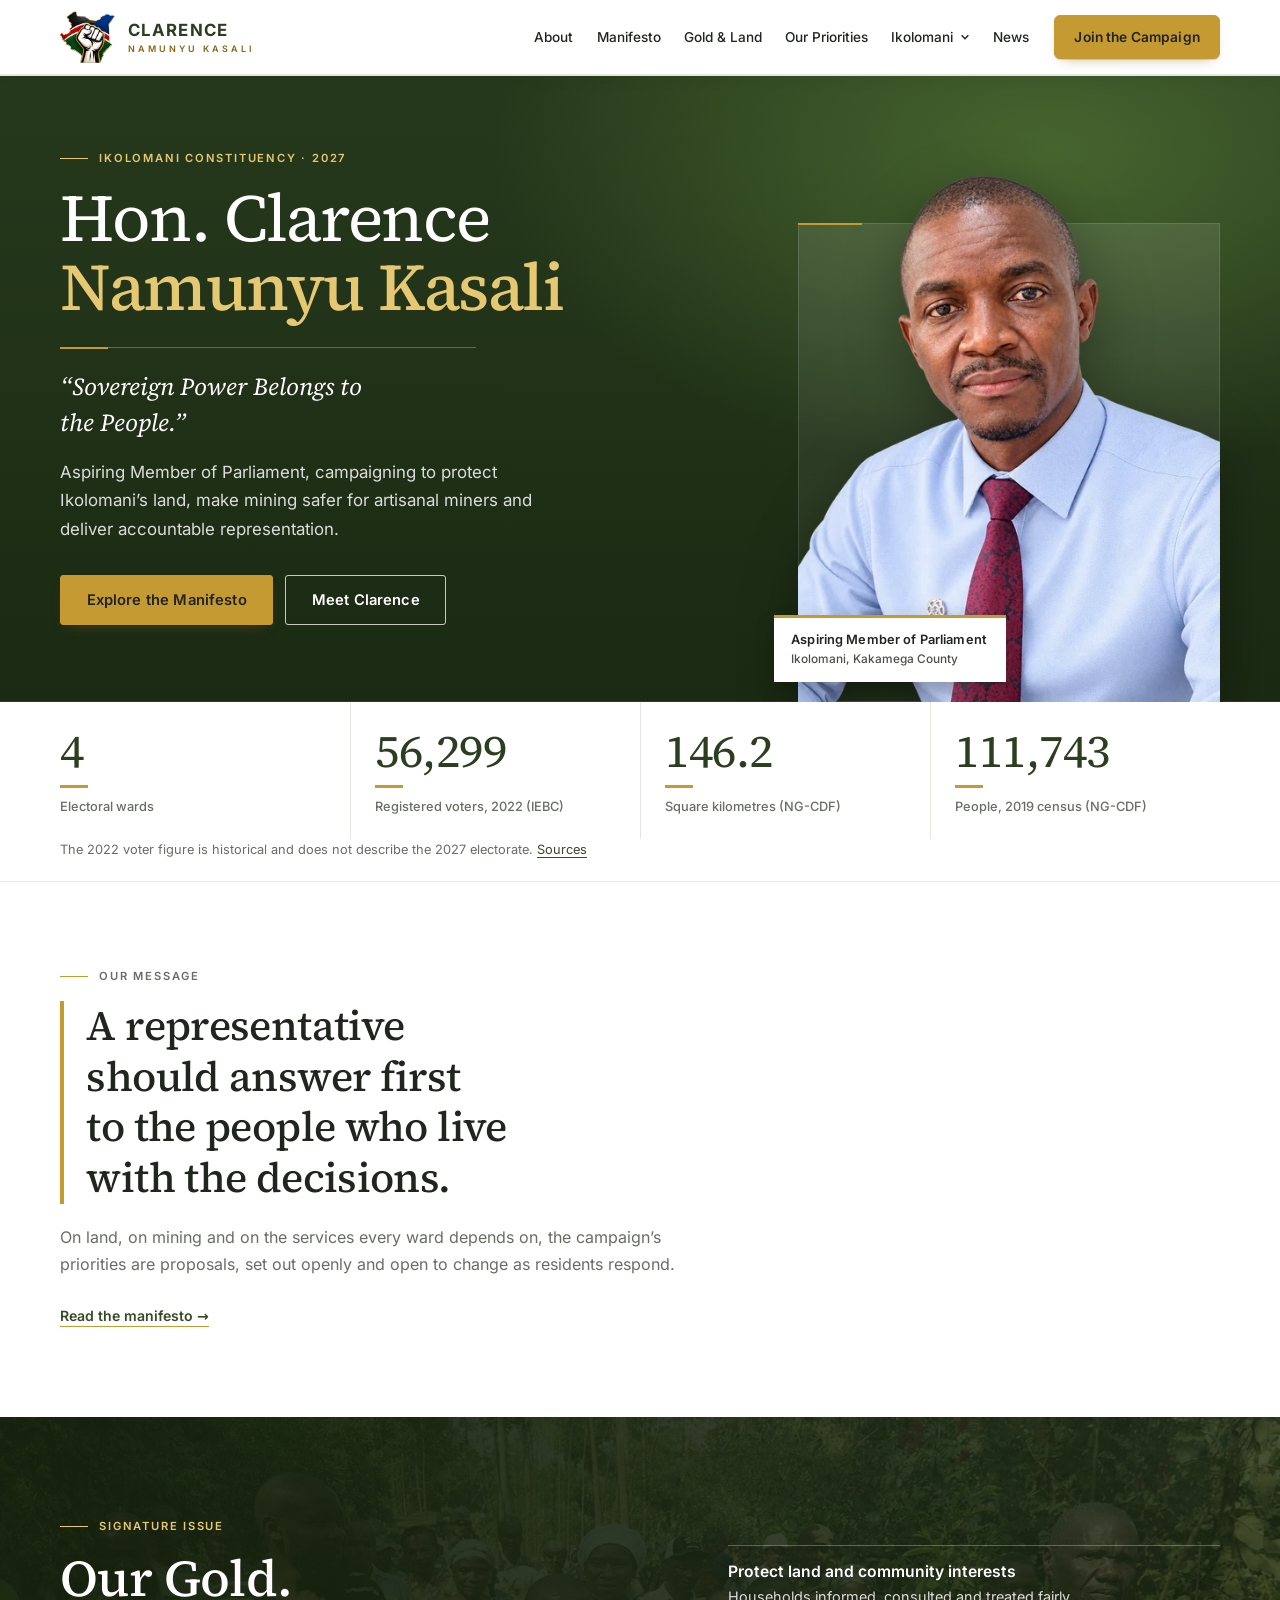
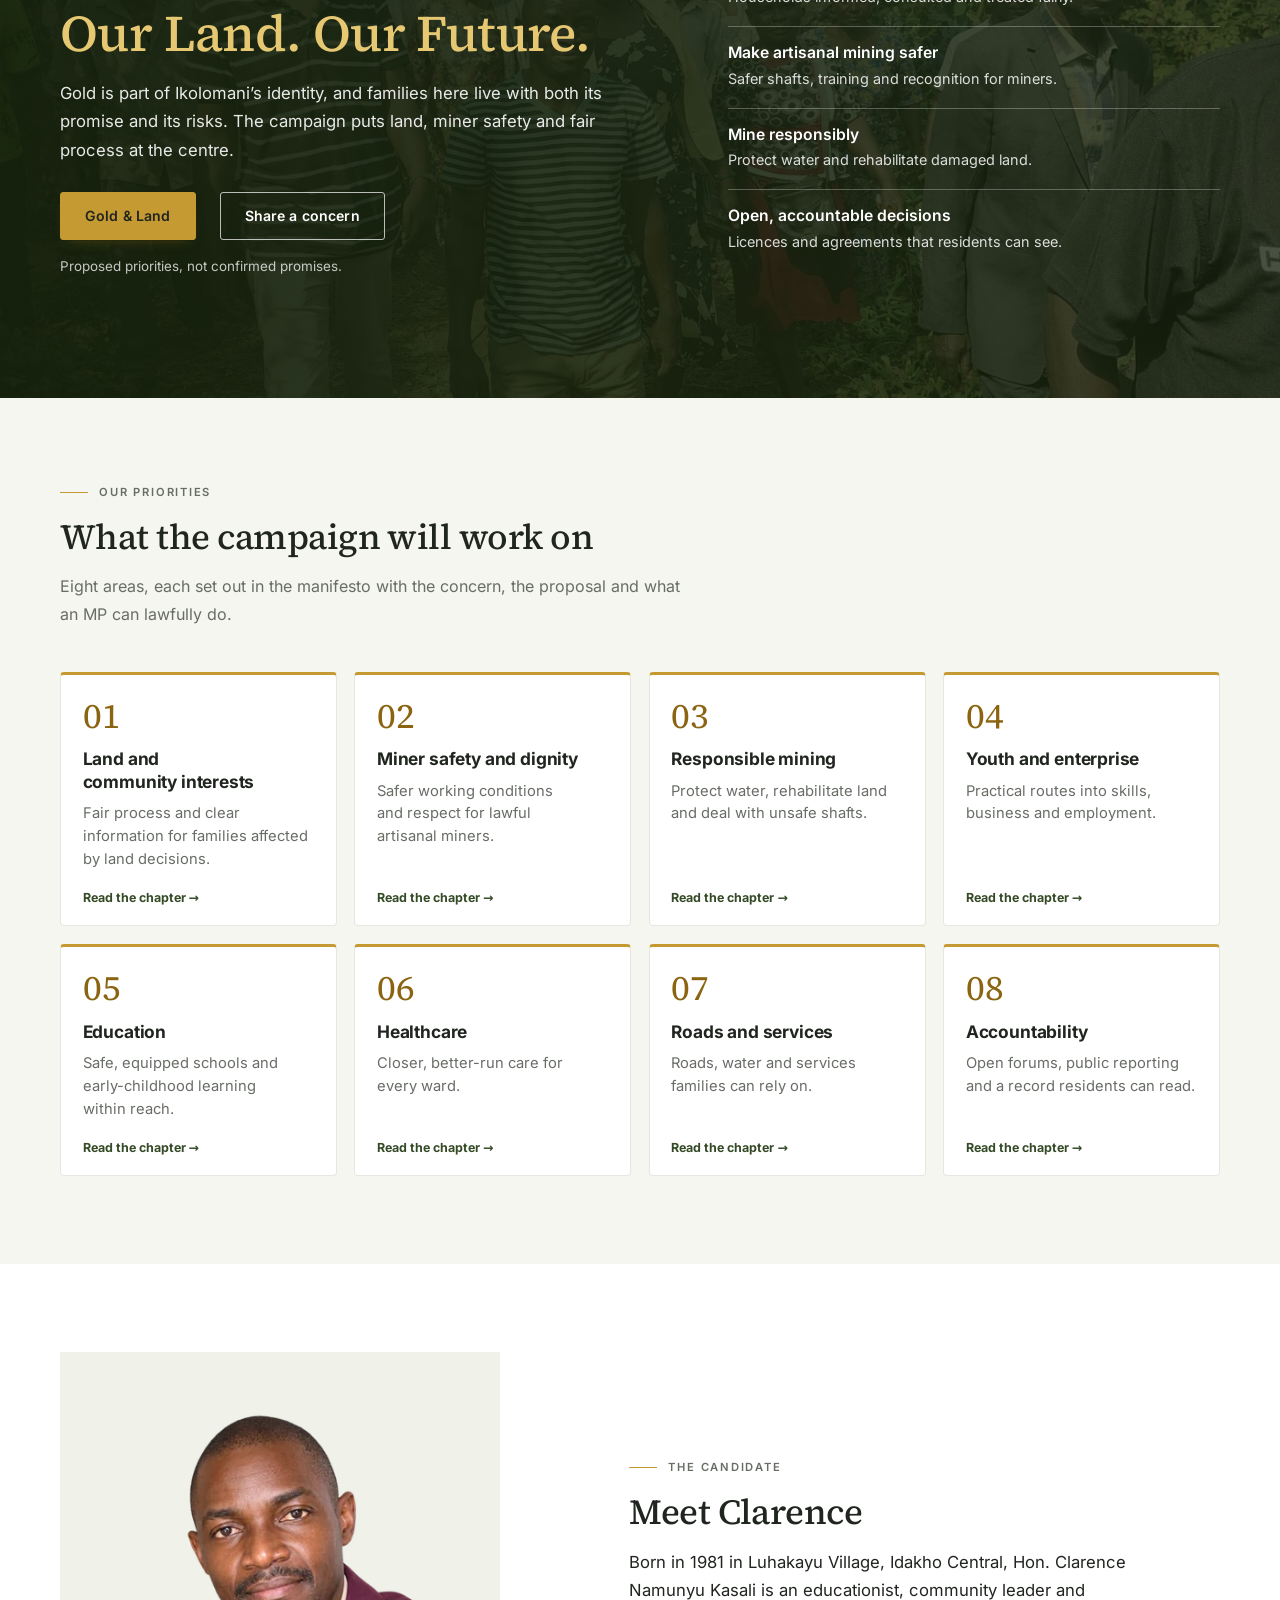
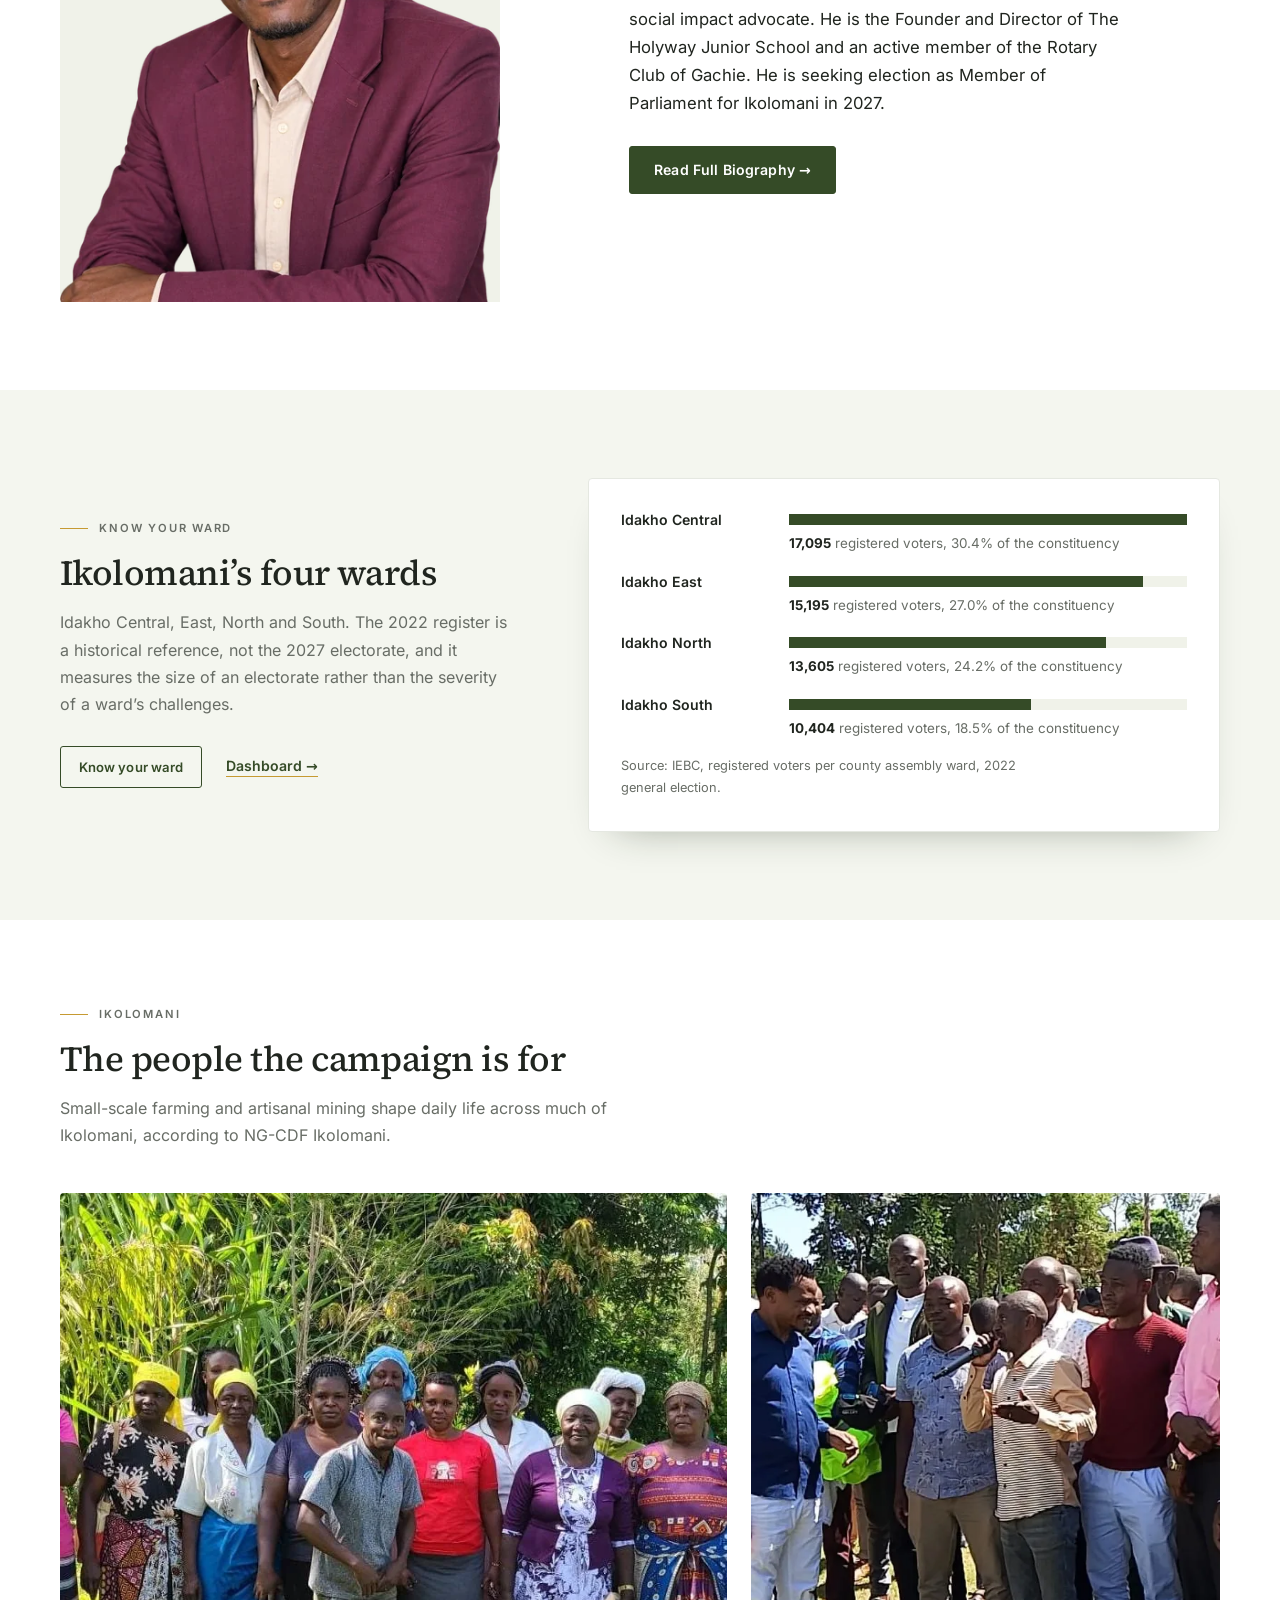
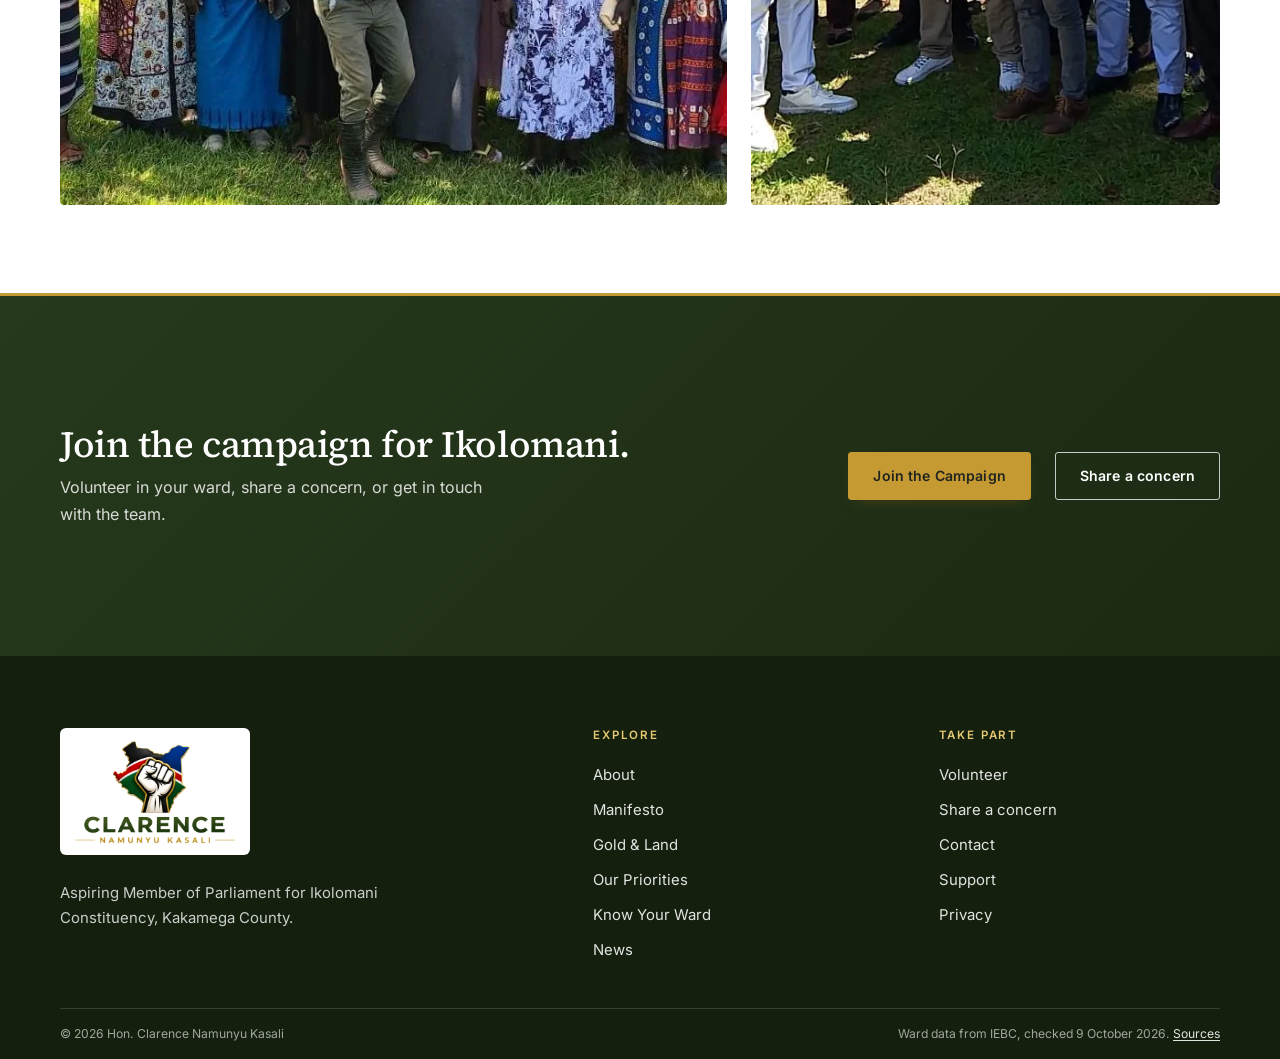
<file: index.html>
<!DOCTYPE html>
<html lang="en"><head><meta charset="utf-8"><meta name="viewport" content="width=device-width, initial-scale=1">
<title>Hon. Clarence Namunyu Kasali | Aspiring MP for Ikolomani, 2027</title><meta name="description" content="Hon. Clarence Namunyu Kasali is an aspiring Member of Parliament for Ikolomani, Kakamega County. Sovereign power belongs to the people: land, mining safety and accountable representation."><link rel="canonical" href="https://CAMPAIGN-DOMAIN.example/"><meta name="robots" content="index, follow"><meta name="theme-color" content="#FFFFFF">
<meta property="og:type" content="website"><meta property="og:site_name" content="Hon. Clarence Namunyu Kasali for Ikolomani"><meta property="og:locale" content="en_KE"><meta property="og:title" content="Hon. Clarence Namunyu Kasali | Aspiring MP for Ikolomani, 2027"><meta property="og:description" content="Hon. Clarence Namunyu Kasali is an aspiring Member of Parliament for Ikolomani, Kakamega County. Sovereign power belongs to the people: land, mining safety and accountable representation."><meta property="og:url" content="https://CAMPAIGN-DOMAIN.example/"><meta property="og:image" content="https://CAMPAIGN-DOMAIN.example/img/og-image.jpg"><meta property="og:image:width" content="1200"><meta property="og:image:height" content="630"><meta property="og:image:alt" content="Hon. Clarence Namunyu Kasali, aspiring Member of Parliament for Ikolomani, 2027. Sovereign Power Belongs to the People.">
<meta name="twitter:card" content="summary_large_image"><meta name="twitter:title" content="Hon. Clarence Namunyu Kasali | Aspiring MP for Ikolomani, 2027"><meta name="twitter:description" content="Hon. Clarence Namunyu Kasali is an aspiring Member of Parliament for Ikolomani, Kakamega County. Sovereign power belongs to the people: land, mining safety and accountable representation."><meta name="twitter:image" content="https://CAMPAIGN-DOMAIN.example/img/og-image.jpg">
<link rel="icon" href="assets/images/brand/favicon.svg" type="image/svg+xml"><link rel="icon" href="favicon.ico" sizes="48x48"><link rel="icon" href="favicon-32.png" type="image/png" sizes="32x32"><link rel="icon" href="icon-192.png" type="image/png" sizes="192x192"><link rel="apple-touch-icon" href="apple-touch-icon.png"><link rel="manifest" href="site.webmanifest">
<link rel="preload" href="fonts/inter-var.woff2" as="font" type="font/woff2" crossorigin><link rel="preload" href="fonts/source-serif-4-var.woff2" as="font" type="font/woff2" crossorigin>
<link rel="stylesheet" href="https://cdnjs.cloudflare.com/ajax/libs/font-awesome/6.5.2/css/all.min.css" crossorigin="anonymous" referrerpolicy="no-referrer">
<link rel="stylesheet" href="css/main.css?v=8"><script type="application/ld+json">{"@context": "https://schema.org", "@type": "WebSite", "name": "Hon. Clarence Namunyu Kasali for Ikolomani", "url": "https://CAMPAIGN-DOMAIN.example/", "inLanguage": "en"}</script><script type="application/ld+json">{"@context": "https://schema.org", "@type": "Person", "name": "Clarence Namunyu Kasali", "honorificPrefix": "Hon.", "url": "https://CAMPAIGN-DOMAIN.example/", "image": "https://CAMPAIGN-DOMAIN.example/img/clarence-suit-800.webp", "description": "Aspiring Member of Parliament for Ikolomani Constituency, Kakamega County, Kenya (2027 general election)."}</script></head>
<body class="home"><a class="skip" href="#main">Skip to main content</a><div class="progress" aria-hidden="true"></div>
<header class="site-header"><div class="wrap hd">
<a class="brand" href="index.html" aria-label="Clarence Namunyu Kasali, Ikolomani MP campaign. Home"><img class="brand-mark" src="assets/images/brand/logo-mark-160.webp" srcset="assets/images/brand/logo-mark-160.webp 1x, assets/images/brand/logo-mark-320.webp 2x" width="160" height="151" alt="" decoding="async"><span class="brand-t"><strong>Clarence</strong><small>Namunyu Kasali</small></span></a>
<nav class="nav" id="site-nav" aria-label="Main"><ul>
<li><a href="about.html">About</a></li>
<li><a href="manifesto.html">Manifesto</a></li>
<li><a href="gold-land-mining.html">Gold &amp; Land</a></li>
<li><a href="projects.html">Our Priorities</a></li>
<li class="has-sub"><button class="sub-btn" type="button" aria-expanded="false" aria-controls="sub-ik">Ikolomani <svg viewBox="0 0 12 12" aria-hidden="true"><path d="M2 4l4 4 4-4" fill="none" stroke="currentColor" stroke-width="1.8"/></svg></button><ul class="sub" id="sub-ik"><li><a href="wards.html">Know Your Ward</a></li><li><a href="dashboard.html">Development Dashboard</a></li><li><a href="community.html">Community Engagement</a></li></ul></li>
<li><a href="updates.html">News</a></li></ul>
<a class="btn" href="volunteer.html">Join the Campaign</a></nav>
<button class="menu-btn" type="button" aria-expanded="false" aria-controls="site-nav" aria-label="Open menu"><svg class="b" viewBox="0 0 18 18" aria-hidden="true"><path d="M2 4h14M2 9h14M2 14h14" stroke="currentColor" stroke-width="2" fill="none"/></svg><svg class="x" viewBox="0 0 18 18" aria-hidden="true"><path d="M3 3l12 12M15 3L3 15" stroke="currentColor" stroke-width="2" fill="none"/></svg><span>Menu</span></button>
</div></header>
<main id="main">
<section class="hero" aria-labelledby="hero-h"><div class="wrap hero-g">
<div class="hero-copy"><p class="kicker" data-in style="--i:0">Ikolomani Constituency &middot; 2027</p>
<h1 id="hero-h" data-in style="--i:1"><span class="l1">Hon. Clarence</span> <span class="l2">Namunyu Kasali</span></h1>
<p class="slogan" data-in style="--i:2">&ldquo;Sovereign Power Belongs to the People.&rdquo;</p>
<p class="support" data-in style="--i:3">Aspiring Member of Parliament, campaigning to protect Ikolomani&rsquo;s land, make mining safer for artisanal miners and deliver accountable representation.</p>
<div class="actions" data-in style="--i:4"><a class="btn" href="manifesto.html">Explore the Manifesto</a><a class="btn btn--ghost" href="about.html">Meet Clarence</a></div></div>
<div class="hero-art"><img src="img/clarence-hero-1086.webp" srcset="img/clarence-hero-480.webp 480w, img/clarence-hero-800.webp 800w, img/clarence-hero-1086.webp 1086w" sizes="(min-width:900px) 460px, 400px" width="1086" height="1448" alt="Hon. Clarence Namunyu Kasali, aspiring Member of Parliament for Ikolomani, in a light blue shirt and patterned maroon tie" fetchpriority="high" ><p class="hero-plate"><b>Aspiring Member of Parliament</b><span>Ikolomani, Kakamega County</span></p></div></div></section>

<section class="stats" aria-label="Ikolomani at a glance"><div class="wrap"><div class="stats-card">
<div class="stat"><b data-bind="ward-count">4</b><span>Electoral wards</span></div>
<div class="stat"><b data-bind="total">56,299</b><span>Registered voters, 2022 (IEBC)</span></div>
<div class="stat"><b>146.2</b><span>Square kilometres (NG-CDF)</span></div>
<div class="stat"><b>111,743</b><span>People, 2019 census (NG-CDF)</span></div></div>
<p class="stats-note">The 2022 voter figure is historical and does not describe the 2027 electorate. <a href="dashboard.html#sources">Sources</a></p></div></section>

<section class="sec"><div class="wrap"><div class="msg"><p class="kicker">Our message</p><h2>A representative should answer first to the people who live with the decisions.</h2>
<p>On land, on mining and on the services every ward depends on, the campaign&rsquo;s priorities are proposals, set out openly and open to change as residents respond.</p><a class="link" href="manifesto.html">Read the manifesto</a></div></div></section>

<section class="feature" id="gold" aria-labelledby="gold-h"><img src="img/community-path-1280.webp" alt="" width="1280" height="759" loading="eager"><div class="wrap feature-g">
<div><p class="kicker">Signature issue</p><h2 id="gold-h">Our Gold.<span>Our Land. Our Future.</span></h2>
<p class="lead">Gold is part of Ikolomani&rsquo;s identity, and families here live with both its promise and its risks. The campaign puts land, miner safety and fair process at the centre.</p>
<div class="actions"><a class="btn" href="gold-land-mining.html">Gold &amp; Land</a><a class="btn btn--ghost" href="community.html?category=gold#form">Share a concern</a></div><p class="fine">Proposed priorities, not confirmed promises.</p></div>
<ul class="feature-list"><li><b>Protect land and community interests</b><span>Households informed, consulted and treated fairly.</span></li><li><b>Make artisanal mining safer</b><span>Safer shafts, training and recognition for miners.</span></li><li><b>Mine responsibly</b><span>Protect water and rehabilitate damaged land.</span></li><li><b>Open, accountable decisions</b><span>Licences and agreements that residents can see.</span></li></ul></div></section>

<section class="sec sec--warm" id="priorities"><div class="wrap"><div class="sec-title"><p class="kicker">Our priorities</p><h2>What the campaign will work on</h2><p>Eight areas, each set out in the manifesto with the concern, the proposal and what an MP can lawfully do.</p></div>
<div class="cards"><a class="card" href="manifesto.html#land"><span class="n">01</span><h3>Land and community interests</h3><p>Fair process and clear information for families affected by land decisions.</p><span class="go">Read the chapter</span></a><a class="card" href="manifesto.html#miners"><span class="n">02</span><h3>Miner safety and dignity</h3><p>Safer working conditions and respect for lawful artisanal miners.</p><span class="go">Read the chapter</span></a><a class="card" href="manifesto.html#environment"><span class="n">03</span><h3>Responsible mining</h3><p>Protect water, rehabilitate land and deal with unsafe shafts.</p><span class="go">Read the chapter</span></a><a class="card" href="manifesto.html#youth"><span class="n">04</span><h3>Youth and enterprise</h3><p>Practical routes into skills, business and employment.</p><span class="go">Read the chapter</span></a><a class="card" href="manifesto.html#education-healthcare"><span class="n">05</span><h3>Education</h3><p>Safe, equipped schools and early-childhood learning within reach.</p><span class="go">Read the chapter</span></a><a class="card" href="manifesto.html#education-healthcare"><span class="n">06</span><h3>Healthcare</h3><p>Closer, better-run care for every ward.</p><span class="go">Read the chapter</span></a><a class="card" href="manifesto.html#infrastructure"><span class="n">07</span><h3>Roads and services</h3><p>Roads, water and services families can rely on.</p><span class="go">Read the chapter</span></a><a class="card" href="manifesto.html#transparency"><span class="n">08</span><h3>Accountability</h3><p>Open forums, public reporting and a record residents can read.</p><span class="go">Read the chapter</span></a></div></div></section>

<section class="sec"><div class="wrap meet"><figure><img src="img/clarence-blazer-1053.webp" srcset="img/clarence-blazer-480.webp 480w, img/clarence-blazer-800.webp 800w, img/clarence-blazer-1053.webp 1053w" sizes="(min-width:900px) 440px, 90vw" width="1053" height="1493" alt="Hon. Clarence Namunyu Kasali in a maroon blazer and cream shirt, resting his arms on a table" loading="lazy" decoding="async" ></figure><div><p class="kicker">The candidate</p><h2>Meet Clarence</h2><p class="lead">Born in 1981 in Luhakayu Village, Idakho Central, Hon. Clarence Namunyu Kasali is an educationist, community leader and social impact advocate. He is the Founder and Director of The Holyway Junior School and an active member of the Rotary Club of Gachie. He is seeking election as Member of Parliament for Ikolomani in 2027.</p><div class="actions"><a class="btn btn--green" href="about.html">Read Full Biography &rarr;</a></div></div></div></section>

<section class="sec sec--warm" id="wards" aria-labelledby="wards-h"><div class="wrap wards-home"><div><p class="kicker">Know your ward</p><h2 id="wards-h">Ikolomani&rsquo;s four wards</h2>
<p>Idakho Central, East, North and South. The 2022 register is a historical reference, not the 2027 electorate, and it measures the size of an electorate rather than the severity of a ward&rsquo;s challenges.</p>
<div class="actions"><a class="btn btn--ghost btn--sm" href="wards.html">Know your ward</a><a class="link" href="dashboard.html">Dashboard</a></div></div>
<div class="chart-card"><ol class="bars" data-chart="wards" aria-label="Registered voters by ward, 2022"></ol>
<noscript><table class="tbl"><caption>Registered voters by ward, 2022 (IEBC)</caption><tbody><tr><th>Idakho Central</th><td>17,095</td></tr><tr><th>Idakho East</th><td>15,195</td></tr><tr><th>Idakho North</th><td>13,605</td></tr><tr><th>Idakho South</th><td>10,404</td></tr><tr><th>Total</th><td>56,299</td></tr></tbody></table></noscript>
<p class="chart-note">Source: IEBC, registered voters per county assembly ward, 2022 general election.</p></div></div></section>

<section class="sec"><div class="wrap"><div class="sec-title"><p class="kicker">Ikolomani</p><h2>The people the campaign is for</h2><p>Small-scale farming and artisanal mining shape daily life across much of Ikolomani, according to NG-CDF Ikolomani.</p></div>
<div class="photos"><figure><img src="img/community-group-1011.webp" srcset="img/community-group-640.webp 640w, img/community-group-1011.webp 1011w" sizes="(min-width:900px) 58vw, 100vw" width="1011" height="670" alt="A group of women and one man standing together in a garden among tall grasses and trees" loading="lazy" decoding="async" ></figure><figure><img src="img/community-gathering-660.webp" srcset="img/community-gathering-480.webp 480w, img/community-gathering-660.webp 660w" sizes="(min-width:900px) 40vw, 100vw" width="660" height="860" alt="Residents gathered outdoors under trees, listening to a speaker holding a microphone" loading="lazy" decoding="async" ></figure></div></div></section>

<section class="cta-band"><div class="wrap cta-g"><div><h2>Join the campaign for Ikolomani.</h2><p>Volunteer in your ward, share a concern, or get in touch with the team.</p></div>
<div class="actions"><a class="btn" href="volunteer.html">Join the Campaign</a><a class="btn btn--ghost" href="community.html#form">Share a concern</a></div></div></section>
</main>
<footer class="site-footer"><div class="wrap"><div class="ft">
<div><a class="ft-logo" href="index.html" aria-label="Clarence Namunyu Kasali, home"><img src="assets/images/brand/logo-full-900.webp" width="900" height="579" alt="Clarence Namunyu Kasali official logo: a raised fist over a map of Kenya in the national colours" loading="lazy" decoding="async"></a><p>Aspiring Member of Parliament for Ikolomani Constituency, Kakamega County.</p><div class="ft-social" data-footer-social></div></div>
<nav aria-label="Footer"><h3>Explore</h3><ul><li><a href="about.html">About</a></li><li><a href="manifesto.html">Manifesto</a></li><li><a href="gold-land-mining.html">Gold &amp; Land</a></li><li><a href="projects.html">Our Priorities</a></li><li><a href="wards.html">Know Your Ward</a></li><li><a href="updates.html">News</a></li></ul></nav>
<div><h3>Take part</h3><ul><li><a href="volunteer.html">Volunteer</a></li><li><a href="community.html">Share a concern</a></li><li><a href="contact.html">Contact</a></li><li><a href="donate.html">Support</a></li><li><a href="privacy.html">Privacy</a></li></ul><ul data-footer-contact style="margin-top:.75rem"></ul></div>
</div><div class="ft-base"><span>&copy; 2026 Hon. Clarence Namunyu Kasali</span><span>Ward data from IEBC, checked <span data-bind="verified-date">9 October 2026</span>. <a href="dashboard.html#sources">Sources</a></span></div></div></footer>
<button class="totop" type="button" aria-label="Back to top" hidden><svg viewBox="0 0 16 16" aria-hidden="true"><path d="M3 10l5-5 5 5" fill="none" stroke="currentColor" stroke-width="1.8"/></svg></button>
<script src="js/config.js" defer></script><script src="js/data.js" defer></script><script src="js/i18n.js" defer></script><script src="js/main.js" defer></script>
</body></html>
</file>
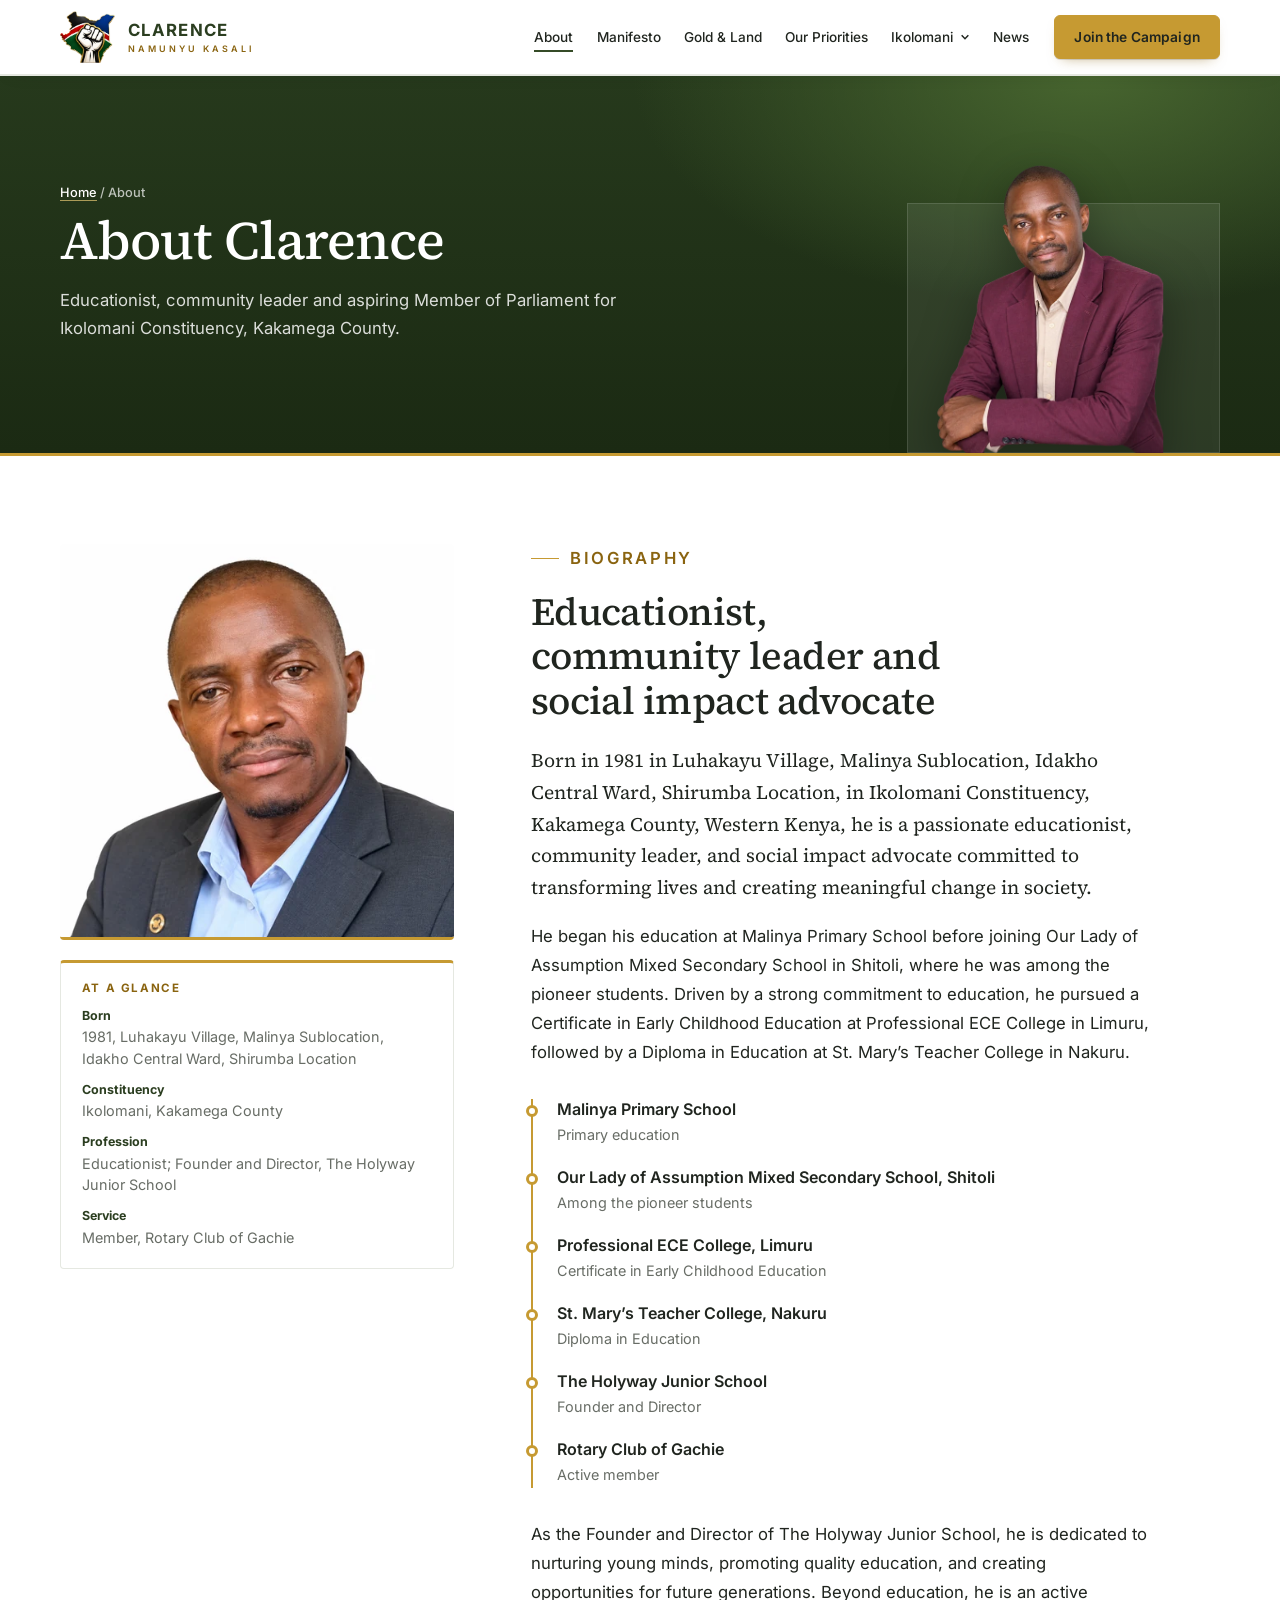
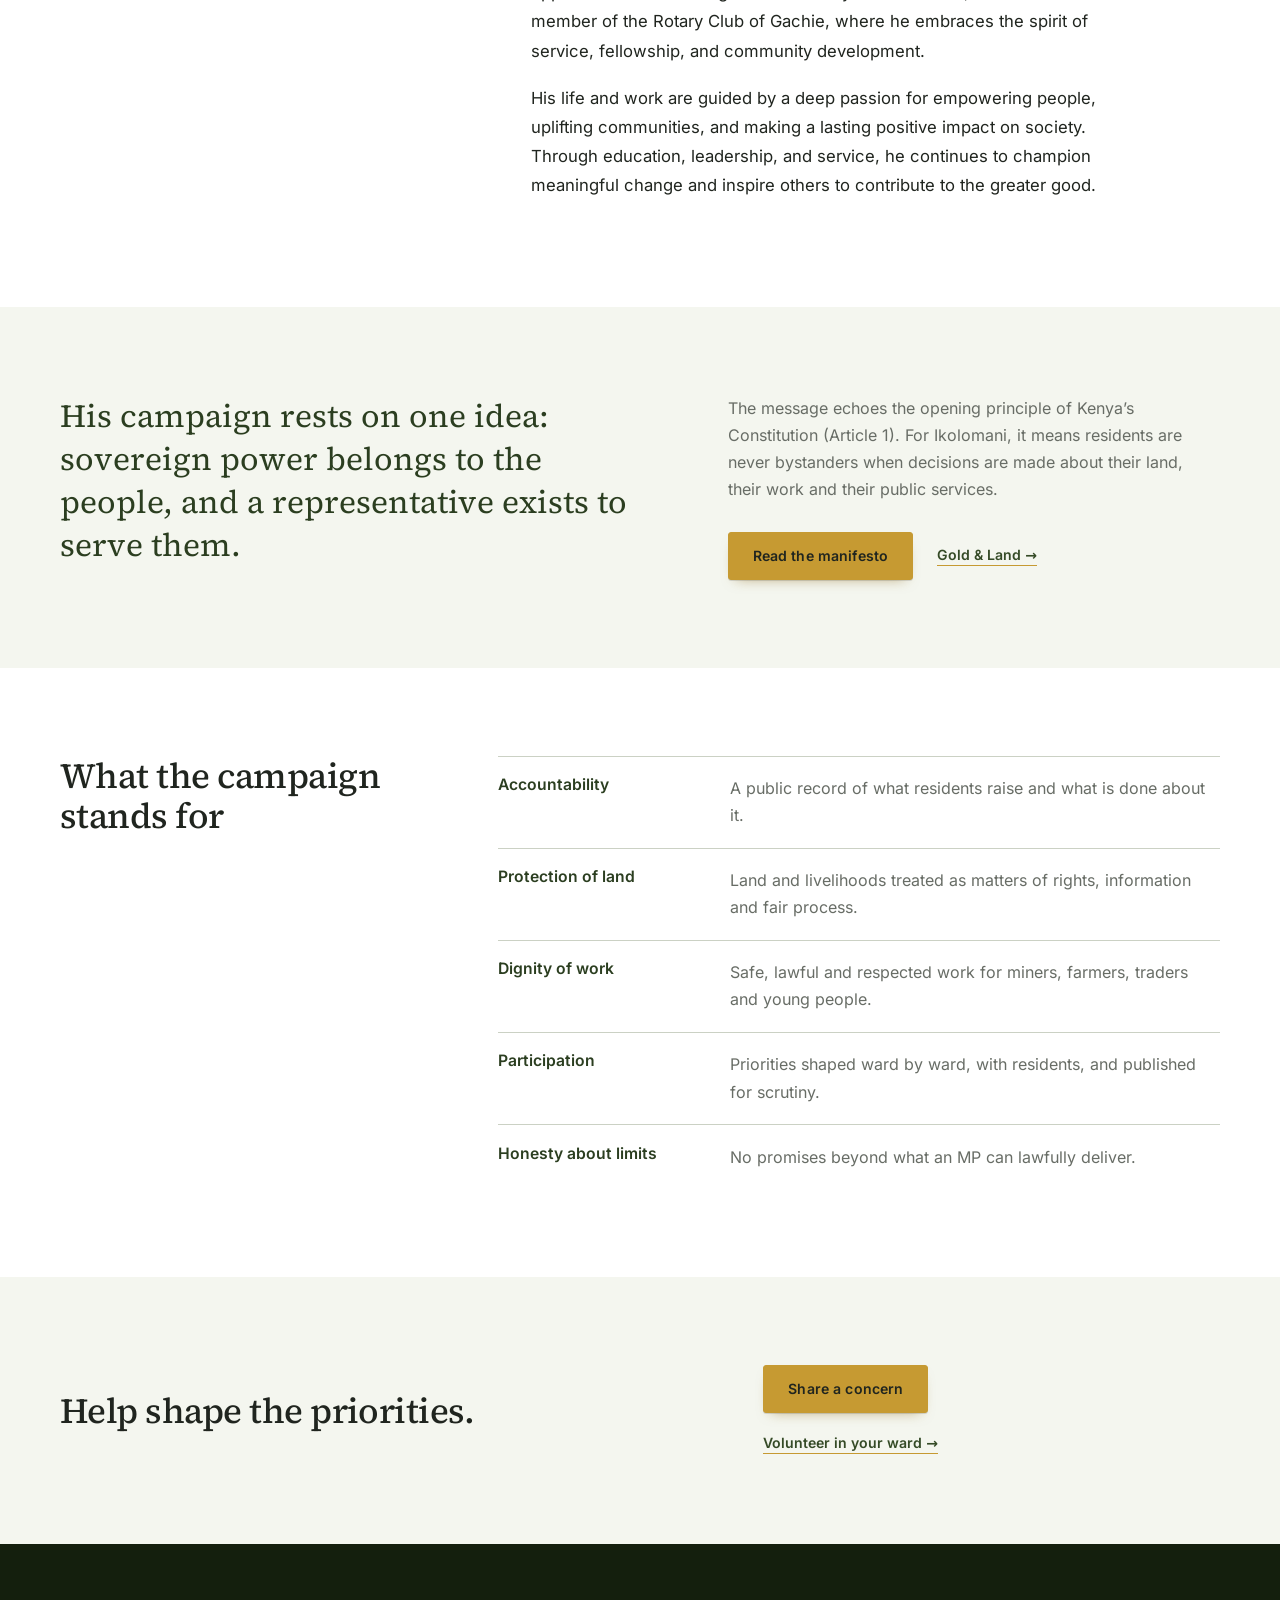
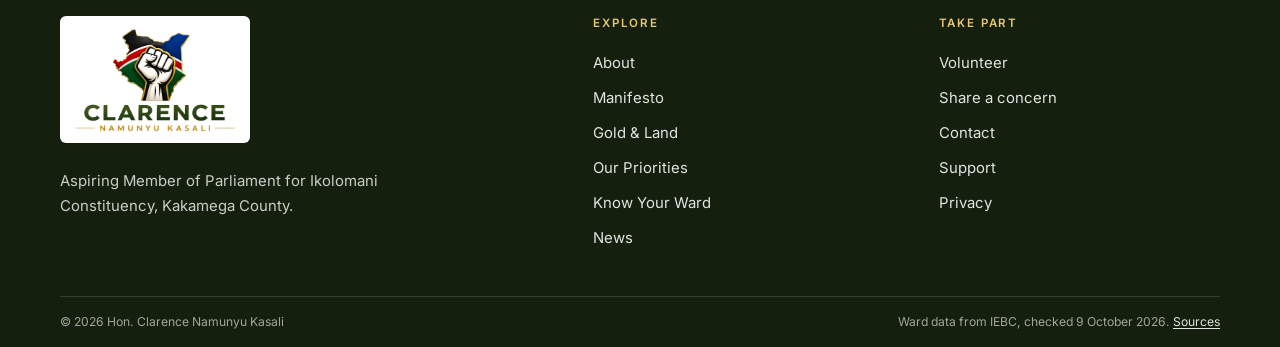
<file: about.html>
<!DOCTYPE html>
<html lang="en"><head><meta charset="utf-8"><meta name="viewport" content="width=device-width, initial-scale=1">
<title>About Clarence | Hon. Clarence Namunyu Kasali, Ikolomani 2027</title><meta name="description" content="Biography of Hon. Clarence Namunyu Kasali, educationist, community leader and aspiring Member of Parliament for Ikolomani: his education, The Holyway Junior School, Rotary service and 2027 campaign."><link rel="canonical" href="https://CAMPAIGN-DOMAIN.example/about.html"><meta name="robots" content="index, follow"><meta name="theme-color" content="#FFFFFF">
<meta property="og:type" content="website"><meta property="og:site_name" content="Hon. Clarence Namunyu Kasali for Ikolomani"><meta property="og:locale" content="en_KE"><meta property="og:title" content="About Clarence | Hon. Clarence Namunyu Kasali, Ikolomani 2027"><meta property="og:description" content="Biography of Hon. Clarence Namunyu Kasali, educationist, community leader and aspiring Member of Parliament for Ikolomani: his education, The Holyway Junior School, Rotary service and 2027 campaign."><meta property="og:url" content="https://CAMPAIGN-DOMAIN.example/about.html"><meta property="og:image" content="https://CAMPAIGN-DOMAIN.example/img/og-image.jpg"><meta property="og:image:width" content="1200"><meta property="og:image:height" content="630"><meta property="og:image:alt" content="Hon. Clarence Namunyu Kasali, aspiring Member of Parliament for Ikolomani, 2027. Sovereign Power Belongs to the People.">
<meta name="twitter:card" content="summary_large_image"><meta name="twitter:title" content="About Clarence | Hon. Clarence Namunyu Kasali, Ikolomani 2027"><meta name="twitter:description" content="Biography of Hon. Clarence Namunyu Kasali, educationist, community leader and aspiring Member of Parliament for Ikolomani: his education, The Holyway Junior School, Rotary service and 2027 campaign."><meta name="twitter:image" content="https://CAMPAIGN-DOMAIN.example/img/og-image.jpg">
<link rel="icon" href="assets/images/brand/favicon.svg" type="image/svg+xml"><link rel="icon" href="favicon.ico" sizes="48x48"><link rel="icon" href="favicon-32.png" type="image/png" sizes="32x32"><link rel="icon" href="icon-192.png" type="image/png" sizes="192x192"><link rel="apple-touch-icon" href="apple-touch-icon.png"><link rel="manifest" href="site.webmanifest">
<link rel="preload" href="fonts/inter-var.woff2" as="font" type="font/woff2" crossorigin><link rel="preload" href="fonts/source-serif-4-var.woff2" as="font" type="font/woff2" crossorigin>
<link rel="stylesheet" href="https://cdnjs.cloudflare.com/ajax/libs/font-awesome/6.5.2/css/all.min.css" crossorigin="anonymous" referrerpolicy="no-referrer">
<link rel="stylesheet" href="css/main.css?v=8"><script type="application/ld+json">{"@context": "https://schema.org", "@type": "WebSite", "name": "Hon. Clarence Namunyu Kasali for Ikolomani", "url": "https://CAMPAIGN-DOMAIN.example/", "inLanguage": "en"}</script><script type="application/ld+json">{"@context": "https://schema.org", "@type": "Person", "name": "Clarence Namunyu Kasali", "honorificPrefix": "Hon.", "url": "https://CAMPAIGN-DOMAIN.example/", "image": "https://CAMPAIGN-DOMAIN.example/img/clarence-suit-800.webp", "description": "Aspiring Member of Parliament for Ikolomani Constituency, Kakamega County, Kenya (2027 general election)."}</script></head>
<body><a class="skip" href="#main">Skip to main content</a><div class="progress" aria-hidden="true"></div>
<header class="site-header"><div class="wrap hd">
<a class="brand" href="index.html" aria-label="Clarence Namunyu Kasali, Ikolomani MP campaign. Home"><img class="brand-mark" src="assets/images/brand/logo-mark-160.webp" srcset="assets/images/brand/logo-mark-160.webp 1x, assets/images/brand/logo-mark-320.webp 2x" width="160" height="151" alt="" decoding="async"><span class="brand-t"><strong>Clarence</strong><small>Namunyu Kasali</small></span></a>
<nav class="nav" id="site-nav" aria-label="Main"><ul>
<li><a href="about.html" aria-current="page">About</a></li>
<li><a href="manifesto.html">Manifesto</a></li>
<li><a href="gold-land-mining.html">Gold &amp; Land</a></li>
<li><a href="projects.html">Our Priorities</a></li>
<li class="has-sub"><button class="sub-btn" type="button" aria-expanded="false" aria-controls="sub-ik">Ikolomani <svg viewBox="0 0 12 12" aria-hidden="true"><path d="M2 4l4 4 4-4" fill="none" stroke="currentColor" stroke-width="1.8"/></svg></button><ul class="sub" id="sub-ik"><li><a href="wards.html">Know Your Ward</a></li><li><a href="dashboard.html">Development Dashboard</a></li><li><a href="community.html">Community Engagement</a></li></ul></li>
<li><a href="updates.html">News</a></li></ul>
<a class="btn" href="volunteer.html">Join the Campaign</a></nav>
<button class="menu-btn" type="button" aria-expanded="false" aria-controls="site-nav" aria-label="Open menu"><svg class="b" viewBox="0 0 18 18" aria-hidden="true"><path d="M2 4h14M2 9h14M2 14h14" stroke="currentColor" stroke-width="2" fill="none"/></svg><svg class="x" viewBox="0 0 18 18" aria-hidden="true"><path d="M3 3l12 12M15 3L3 15" stroke="currentColor" stroke-width="2" fill="none"/></svg><span>Menu</span></button>
</div></header>
<main id="main">
<section class="phead phead--split"><div class="wrap phead-g"><div class="copy"><p class="crumbs"><a href="index.html">Home</a> / About</p><h1>About Clarence</h1><p class="lead">Educationist, community leader and aspiring Member of Parliament for Ikolomani Constituency, Kakamega County.</p></div><figure class="phead-fig"><img src="img/clarence-blazer-1053.webp" srcset="img/clarence-blazer-480.webp 480w, img/clarence-blazer-800.webp 800w, img/clarence-blazer-1053.webp 1053w" sizes="(min-width:900px) 340px, 240px" width="1053" height="1493" alt="Hon. Clarence Namunyu Kasali in a maroon blazer and cream shirt, resting his arms on a table" fetchpriority="high" ></figure></div></section>
<section class="sec"><div class="wrap bio-g"><aside class="bio-side"><figure><img src="img/clarence-suit-1200.webp" srcset="img/clarence-suit-480.webp 480w, img/clarence-suit-800.webp 800w, img/clarence-suit-1200.webp 1200w" sizes="(min-width:900px) 34vw, 340px" width="1254" height="1254" alt="Portrait of Hon. Clarence Namunyu Kasali in a dark blazer and light blue shirt" loading="lazy" decoding="async" ></figure>
<div class="glance"><h2>At a glance</h2><dl>
<div><dt>Born</dt><dd>1981, Luhakayu Village, Malinya Sublocation, Idakho Central Ward, Shirumba Location</dd></div>
<div><dt>Constituency</dt><dd>Ikolomani, Kakamega County</dd></div>
<div><dt>Profession</dt><dd>Educationist; Founder and Director, The Holyway Junior School</dd></div>
<div><dt>Service</dt><dd>Member, Rotary Club of Gachie</dd></div></dl></div></aside>
<div class="bio"><p class="kicker">Biography</p><h2>Educationist, community leader and social impact advocate</h2>
<p class="bio-lead">Born in 1981 in Luhakayu Village, Malinya Sublocation, Idakho Central Ward, Shirumba Location, in Ikolomani Constituency, Kakamega County, Western Kenya, he is a passionate educationist, community leader, and social impact advocate committed to transforming lives and creating meaningful change in society.</p>
<p>He began his education at Malinya Primary School before joining Our Lady of Assumption Mixed Secondary School in Shitoli, where he was among the pioneer students. Driven by a strong commitment to education, he pursued a Certificate in Early Childhood Education at Professional ECE College in Limuru, followed by a Diploma in Education at St. Mary&rsquo;s Teacher College in Nakuru.</p>
<ol class="tline" aria-label="Education and service">
<li><b>Malinya Primary School</b><span>Primary education</span></li>
<li><b>Our Lady of Assumption Mixed Secondary School, Shitoli</b><span>Among the pioneer students</span></li>
<li><b>Professional ECE College, Limuru</b><span>Certificate in Early Childhood Education</span></li>
<li><b>St. Mary&rsquo;s Teacher College, Nakuru</b><span>Diploma in Education</span></li>
<li><b>The Holyway Junior School</b><span>Founder and Director</span></li>
<li><b>Rotary Club of Gachie</b><span>Active member</span></li></ol>
<p>As the Founder and Director of The Holyway Junior School, he is dedicated to nurturing young minds, promoting quality education, and creating opportunities for future generations. Beyond education, he is an active member of the Rotary Club of Gachie, where he embraces the spirit of service, fellowship, and community development.</p>
<p>His life and work are guided by a deep passion for empowering people, uplifting communities, and making a lasting positive impact on society. Through education, leadership, and service, he continues to champion meaningful change and inspire others to contribute to the greater good.</p></div></div></section>
<section class="sec sec--warm"><div class="wrap about-intro"><p class="big">His campaign rests on one idea: sovereign power belongs to the people, and a representative exists to serve them.</p>
<div><p>The message echoes the opening principle of Kenya&rsquo;s Constitution (Article 1). For Ikolomani, it means residents are never bystanders when decisions are made about their land, their work and their public services.</p>
<div class="actions"><a class="btn" href="manifesto.html">Read the manifesto</a><a class="link" href="gold-land-mining.html">Gold &amp; Land</a></div></div></div></section>
<section class="sec"><div class="wrap values-head"><div><h2>What the campaign stands for</h2></div>
<ul class="values"><li><b>Accountability</b><span>A public record of what residents raise and what is done about it.</span></li>
<li><b>Protection of land</b><span>Land and livelihoods treated as matters of rights, information and fair process.</span></li>
<li><b>Dignity of work</b><span>Safe, lawful and respected work for miners, farmers, traders and young people.</span></li>
<li><b>Participation</b><span>Priorities shaped ward by ward, with residents, and published for scrutiny.</span></li>
<li><b>Honesty about limits</b><span>No promises beyond what an MP can lawfully deliver.</span></li></ul></div></section>
<section class="sec sec--warm sec--tight"><div class="wrap close"><h2>Help shape the priorities.</h2><div><a class="btn" href="community.html#form">Share a concern</a><ul><li><a class="link" href="volunteer.html">Volunteer in your ward</a></li></ul></div></div></section></main>
<footer class="site-footer"><div class="wrap"><div class="ft">
<div><a class="ft-logo" href="index.html" aria-label="Clarence Namunyu Kasali, home"><img src="assets/images/brand/logo-full-900.webp" width="900" height="579" alt="Clarence Namunyu Kasali official logo: a raised fist over a map of Kenya in the national colours" loading="lazy" decoding="async"></a><p>Aspiring Member of Parliament for Ikolomani Constituency, Kakamega County.</p><div class="ft-social" data-footer-social></div></div>
<nav aria-label="Footer"><h3>Explore</h3><ul><li><a href="about.html">About</a></li><li><a href="manifesto.html">Manifesto</a></li><li><a href="gold-land-mining.html">Gold &amp; Land</a></li><li><a href="projects.html">Our Priorities</a></li><li><a href="wards.html">Know Your Ward</a></li><li><a href="updates.html">News</a></li></ul></nav>
<div><h3>Take part</h3><ul><li><a href="volunteer.html">Volunteer</a></li><li><a href="community.html">Share a concern</a></li><li><a href="contact.html">Contact</a></li><li><a href="donate.html">Support</a></li><li><a href="privacy.html">Privacy</a></li></ul><ul data-footer-contact style="margin-top:.75rem"></ul></div>
</div><div class="ft-base"><span>&copy; 2026 Hon. Clarence Namunyu Kasali</span><span>Ward data from IEBC, checked <span data-bind="verified-date">9 October 2026</span>. <a href="dashboard.html#sources">Sources</a></span></div></div></footer>
<button class="totop" type="button" aria-label="Back to top" hidden><svg viewBox="0 0 16 16" aria-hidden="true"><path d="M3 10l5-5 5 5" fill="none" stroke="currentColor" stroke-width="1.8"/></svg></button>
<script src="js/config.js" defer></script><script src="js/data.js" defer></script><script src="js/i18n.js" defer></script><script src="js/main.js" defer></script>
</body></html>
</file>
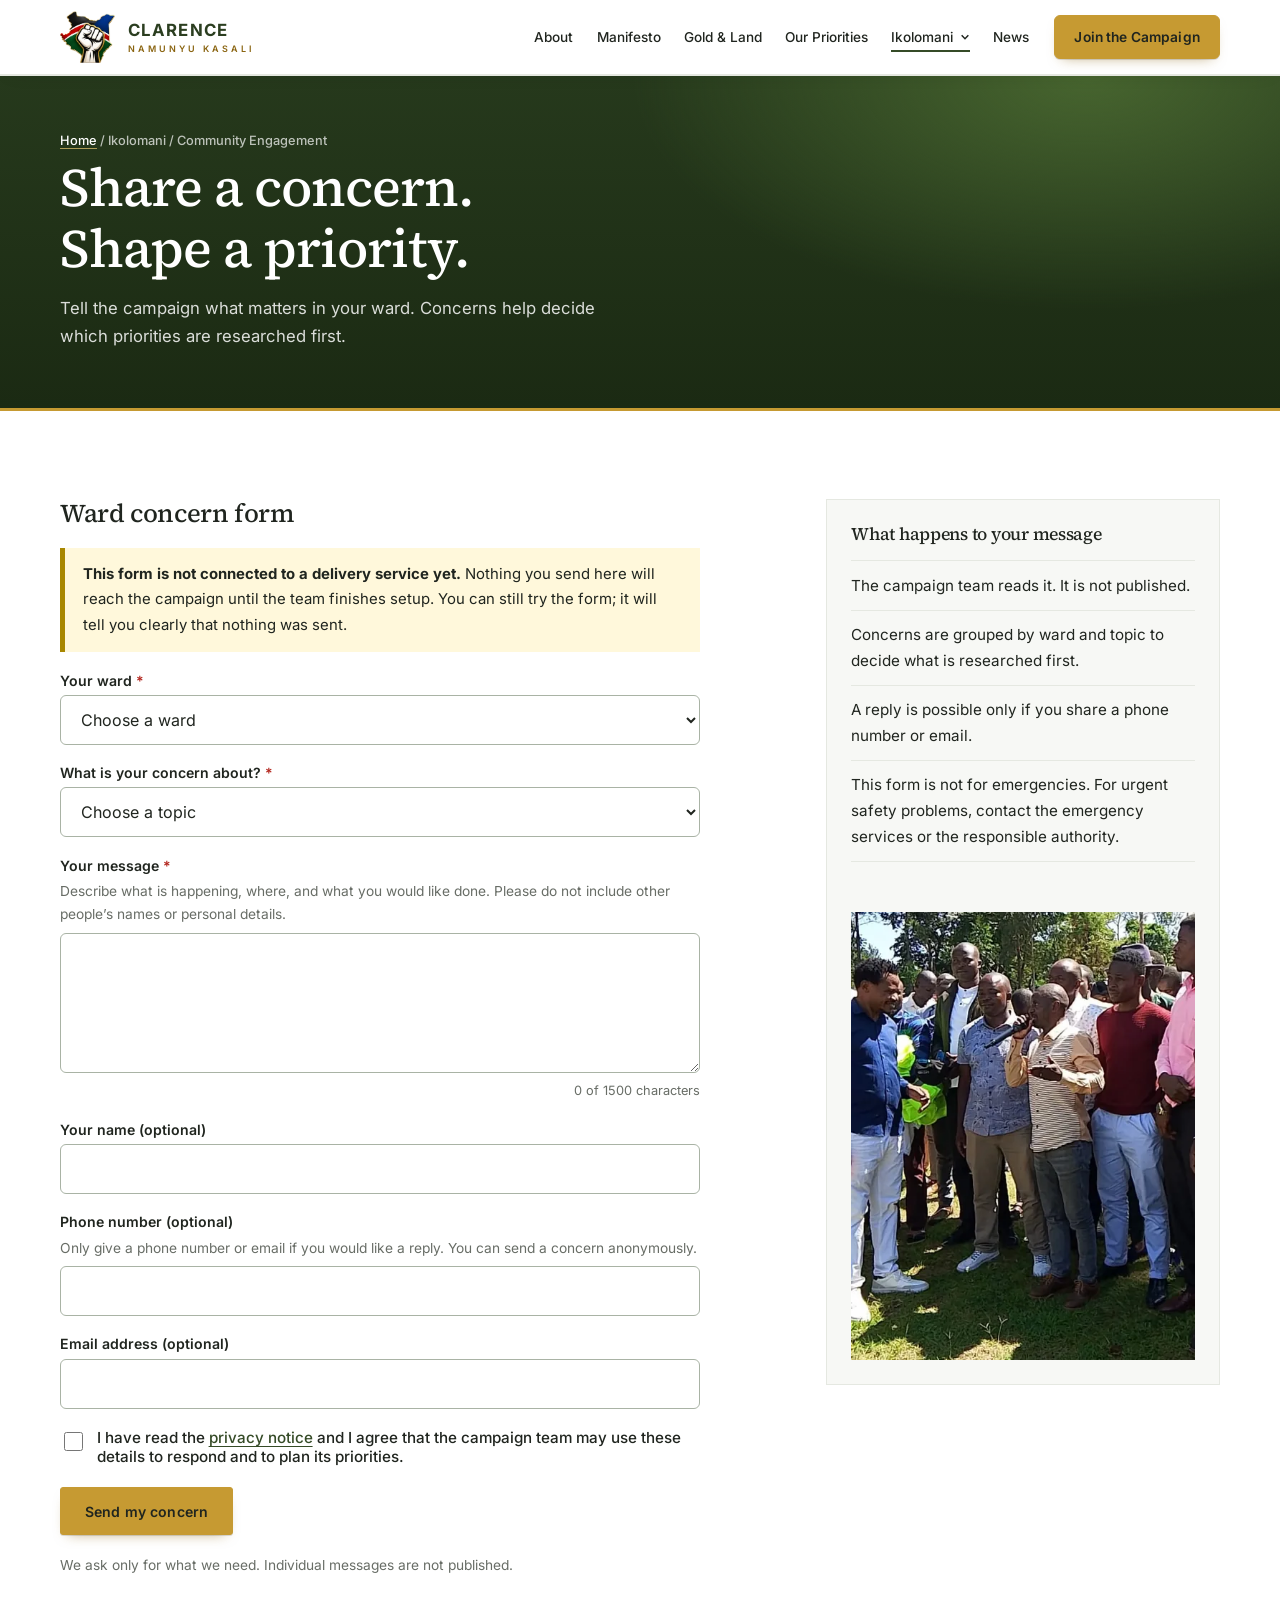
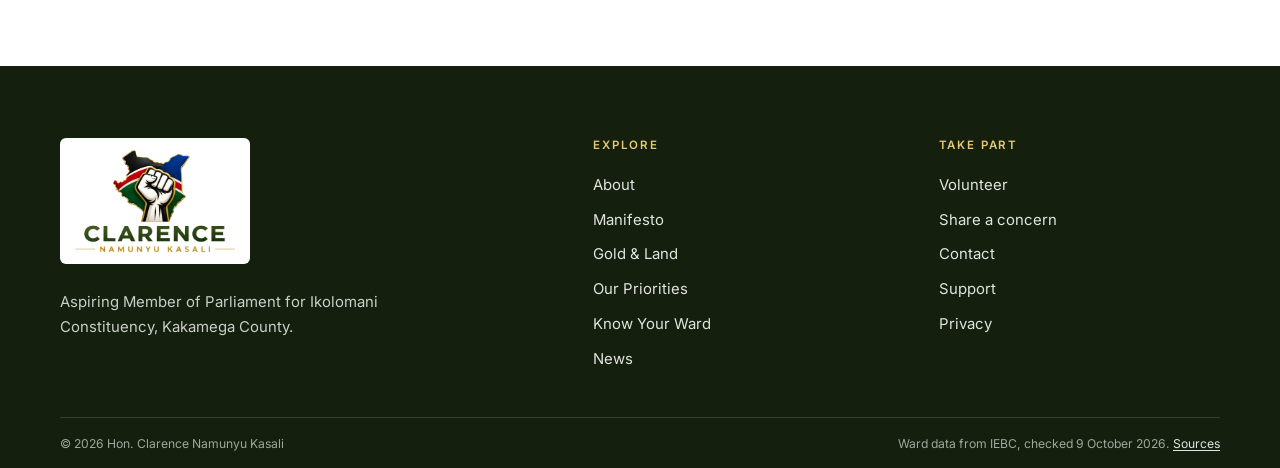
<file: community.html>
<!DOCTYPE html>
<html lang="en"><head><meta charset="utf-8"><meta name="viewport" content="width=device-width, initial-scale=1">
<title>Community Engagement | Hon. Clarence Namunyu Kasali, Ikolomani 2027</title><meta name="description" content="Share a community concern with the Hon. Clarence Namunyu Kasali campaign. Choose your Ikolomani ward and topic: land, mining safety, roads, water, education, health."><link rel="canonical" href="https://CAMPAIGN-DOMAIN.example/community.html"><meta name="robots" content="index, follow"><meta name="theme-color" content="#FFFFFF">
<meta property="og:type" content="website"><meta property="og:site_name" content="Hon. Clarence Namunyu Kasali for Ikolomani"><meta property="og:locale" content="en_KE"><meta property="og:title" content="Community Engagement | Hon. Clarence Namunyu Kasali, Ikolomani 2027"><meta property="og:description" content="Share a community concern with the Hon. Clarence Namunyu Kasali campaign. Choose your Ikolomani ward and topic: land, mining safety, roads, water, education, health."><meta property="og:url" content="https://CAMPAIGN-DOMAIN.example/community.html"><meta property="og:image" content="https://CAMPAIGN-DOMAIN.example/img/og-image.jpg"><meta property="og:image:width" content="1200"><meta property="og:image:height" content="630"><meta property="og:image:alt" content="Hon. Clarence Namunyu Kasali, aspiring Member of Parliament for Ikolomani, 2027. Sovereign Power Belongs to the People.">
<meta name="twitter:card" content="summary_large_image"><meta name="twitter:title" content="Community Engagement | Hon. Clarence Namunyu Kasali, Ikolomani 2027"><meta name="twitter:description" content="Share a community concern with the Hon. Clarence Namunyu Kasali campaign. Choose your Ikolomani ward and topic: land, mining safety, roads, water, education, health."><meta name="twitter:image" content="https://CAMPAIGN-DOMAIN.example/img/og-image.jpg">
<link rel="icon" href="assets/images/brand/favicon.svg" type="image/svg+xml"><link rel="icon" href="favicon.ico" sizes="48x48"><link rel="icon" href="favicon-32.png" type="image/png" sizes="32x32"><link rel="icon" href="icon-192.png" type="image/png" sizes="192x192"><link rel="apple-touch-icon" href="apple-touch-icon.png"><link rel="manifest" href="site.webmanifest">
<link rel="preload" href="fonts/inter-var.woff2" as="font" type="font/woff2" crossorigin><link rel="preload" href="fonts/source-serif-4-var.woff2" as="font" type="font/woff2" crossorigin>
<link rel="stylesheet" href="https://cdnjs.cloudflare.com/ajax/libs/font-awesome/6.5.2/css/all.min.css" crossorigin="anonymous" referrerpolicy="no-referrer">
<link rel="stylesheet" href="css/main.css?v=8"><script type="application/ld+json">{"@context": "https://schema.org", "@type": "WebSite", "name": "Hon. Clarence Namunyu Kasali for Ikolomani", "url": "https://CAMPAIGN-DOMAIN.example/", "inLanguage": "en"}</script></head>
<body><a class="skip" href="#main">Skip to main content</a><div class="progress" aria-hidden="true"></div>
<header class="site-header"><div class="wrap hd">
<a class="brand" href="index.html" aria-label="Clarence Namunyu Kasali, Ikolomani MP campaign. Home"><img class="brand-mark" src="assets/images/brand/logo-mark-160.webp" srcset="assets/images/brand/logo-mark-160.webp 1x, assets/images/brand/logo-mark-320.webp 2x" width="160" height="151" alt="" decoding="async"><span class="brand-t"><strong>Clarence</strong><small>Namunyu Kasali</small></span></a>
<nav class="nav" id="site-nav" aria-label="Main"><ul>
<li><a href="about.html">About</a></li>
<li><a href="manifesto.html">Manifesto</a></li>
<li><a href="gold-land-mining.html">Gold &amp; Land</a></li>
<li><a href="projects.html">Our Priorities</a></li>
<li class="has-sub"><button class="sub-btn cur" type="button" aria-expanded="false" aria-controls="sub-ik">Ikolomani <svg viewBox="0 0 12 12" aria-hidden="true"><path d="M2 4l4 4 4-4" fill="none" stroke="currentColor" stroke-width="1.8"/></svg></button><ul class="sub" id="sub-ik"><li><a href="wards.html">Know Your Ward</a></li><li><a href="dashboard.html">Development Dashboard</a></li><li><a href="community.html" aria-current="page">Community Engagement</a></li></ul></li>
<li><a href="updates.html">News</a></li></ul>
<a class="btn" href="volunteer.html">Join the Campaign</a></nav>
<button class="menu-btn" type="button" aria-expanded="false" aria-controls="site-nav" aria-label="Open menu"><svg class="b" viewBox="0 0 18 18" aria-hidden="true"><path d="M2 4h14M2 9h14M2 14h14" stroke="currentColor" stroke-width="2" fill="none"/></svg><svg class="x" viewBox="0 0 18 18" aria-hidden="true"><path d="M3 3l12 12M15 3L3 15" stroke="currentColor" stroke-width="2" fill="none"/></svg><span>Menu</span></button>
</div></header>
<main id="main">
<section class="phead"><div class="wrap phead-g"><div><p class="crumbs"><a href="index.html">Home</a> / Ikolomani / Community Engagement</p><h1>Share a concern. Shape a priority.</h1><p class="lead">Tell the campaign what matters in your ward. Concerns help decide which priorities are researched first.</p></div></div></section><section class="sec"><div class="wrap formpage"><div><h2 id="form-h" style="font-size:1.6rem;margin-bottom:1.25rem">Ward concern form</h2><div class="form-wrap"><div class="banner" data-form-banner hidden role="status">
<p><strong>This form is not connected to a delivery service yet.</strong> Nothing you send here will reach the campaign until the team finishes setup. You can still try the form; it will tell you clearly that nothing was sent.</p></div>
<div class="summary" hidden></div>
<form class="form" id="form" data-form="community" novalidate aria-labelledby="form-h">
<div class="field"><label for="c-ward">Your ward <span class="req" aria-hidden="true">*</span></label>
<select id="c-ward" name="ward" required data-err="Choose the ward your concern is about." data-options="wards"><option value="">Choose a ward</option></select></div>
<div class="field"><label for="c-cat">What is your concern about? <span class="req" aria-hidden="true">*</span></label>
<select id="c-cat" name="category" required data-err="Choose the topic that fits best." data-options="categories"><option value="">Choose a topic</option></select></div>
<div class="field"><label for="c-msg">Your message <span class="req" aria-hidden="true">*</span></label>
<p class="hint" id="c-msg-h">Describe what is happening, where, and what you would like done. Please do not include other people&rsquo;s names or personal details.</p>
<textarea id="c-msg" name="message" required minlength="10" maxlength="1500" aria-describedby="c-msg-h" data-err="Write your message so we can understand your concern." data-minmsg="Please write at least 10 characters so we can understand your concern."></textarea><p class="cnt" aria-hidden="true"></p></div>
<div class="field"><label for="c-name">Your name (optional)</label><input id="c-name" name="name" type="text" autocomplete="name" maxlength="80"></div>
<div class="field"><label for="c-phone">Phone number (optional)</label><p class="hint" id="c-contact-h">Only give a phone number or email if you would like a reply. You can send a concern anonymously.</p>
<input id="c-phone" name="phone" type="tel" inputmode="tel" autocomplete="tel" maxlength="30" aria-describedby="c-contact-h"></div>
<div class="field"><label for="c-email">Email address (optional)</label><input id="c-email" name="email" type="email" autocomplete="email" maxlength="120"></div>
<div class="hp" aria-hidden="true"><label>Leave this field empty<input type="text" name="website" tabindex="-1" autocomplete="off"></label></div><div class="field"><label class="check-i" for="f-consent"><input type="checkbox" id="f-consent" name="consent" value="yes" required data-err="Tick the box to confirm you have read the privacy notice.">
<span>I have read the <a href="privacy.html">privacy notice</a> and I agree that the campaign team may use these details to respond and to plan its priorities.</span></label></div>
<div><button class="btn" type="submit">Send my concern</button></div>
<p class="privacy-line">We ask only for what we need. Individual messages are not published.</p>
</form><noscript><p class="note">This form needs JavaScript to check and send your message. Please turn it on, or use the contact options on the <a href="contact.html">contact page</a>.</p></noscript><div class="status" hidden role="status"></div></div></div><aside class="side"><h2>What happens to your message</h2><ul><li>The campaign team reads it. It is not published.</li><li>Concerns are grouped by ward and topic to decide what is researched first.</li><li>A reply is possible only if you share a phone number or email.</li><li>This form is not for emergencies. For urgent safety problems, contact the emergency services or the responsible authority.</li>
<li><a class="link" data-whatsapp="Hello, I have a community concern for the Clarence Namunyu Kasali campaign." href="#" hidden>Message on WhatsApp</a></li></ul><figure style="margin-top:1.75rem"><img src="img/community-gathering-660.webp" srcset="img/community-gathering-480.webp 480w, img/community-gathering-660.webp 660w" sizes="(min-width:1000px) 28vw, 80vw" width="660" height="860" alt="Residents gathered outdoors under trees, listening to a speaker holding a microphone" loading="lazy" decoding="async" ></figure></aside></div></section></main>
<footer class="site-footer"><div class="wrap"><div class="ft">
<div><a class="ft-logo" href="index.html" aria-label="Clarence Namunyu Kasali, home"><img src="assets/images/brand/logo-full-900.webp" width="900" height="579" alt="Clarence Namunyu Kasali official logo: a raised fist over a map of Kenya in the national colours" loading="lazy" decoding="async"></a><p>Aspiring Member of Parliament for Ikolomani Constituency, Kakamega County.</p><div class="ft-social" data-footer-social></div></div>
<nav aria-label="Footer"><h3>Explore</h3><ul><li><a href="about.html">About</a></li><li><a href="manifesto.html">Manifesto</a></li><li><a href="gold-land-mining.html">Gold &amp; Land</a></li><li><a href="projects.html">Our Priorities</a></li><li><a href="wards.html">Know Your Ward</a></li><li><a href="updates.html">News</a></li></ul></nav>
<div><h3>Take part</h3><ul><li><a href="volunteer.html">Volunteer</a></li><li><a href="community.html">Share a concern</a></li><li><a href="contact.html">Contact</a></li><li><a href="donate.html">Support</a></li><li><a href="privacy.html">Privacy</a></li></ul><ul data-footer-contact style="margin-top:.75rem"></ul></div>
</div><div class="ft-base"><span>&copy; 2026 Hon. Clarence Namunyu Kasali</span><span>Ward data from IEBC, checked <span data-bind="verified-date">9 October 2026</span>. <a href="dashboard.html#sources">Sources</a></span></div></div></footer>
<button class="totop" type="button" aria-label="Back to top" hidden><svg viewBox="0 0 16 16" aria-hidden="true"><path d="M3 10l5-5 5 5" fill="none" stroke="currentColor" stroke-width="1.8"/></svg></button>
<script src="js/config.js" defer></script><script src="js/data.js" defer></script><script src="js/i18n.js" defer></script><script src="js/main.js" defer></script>
</body></html>
</file>
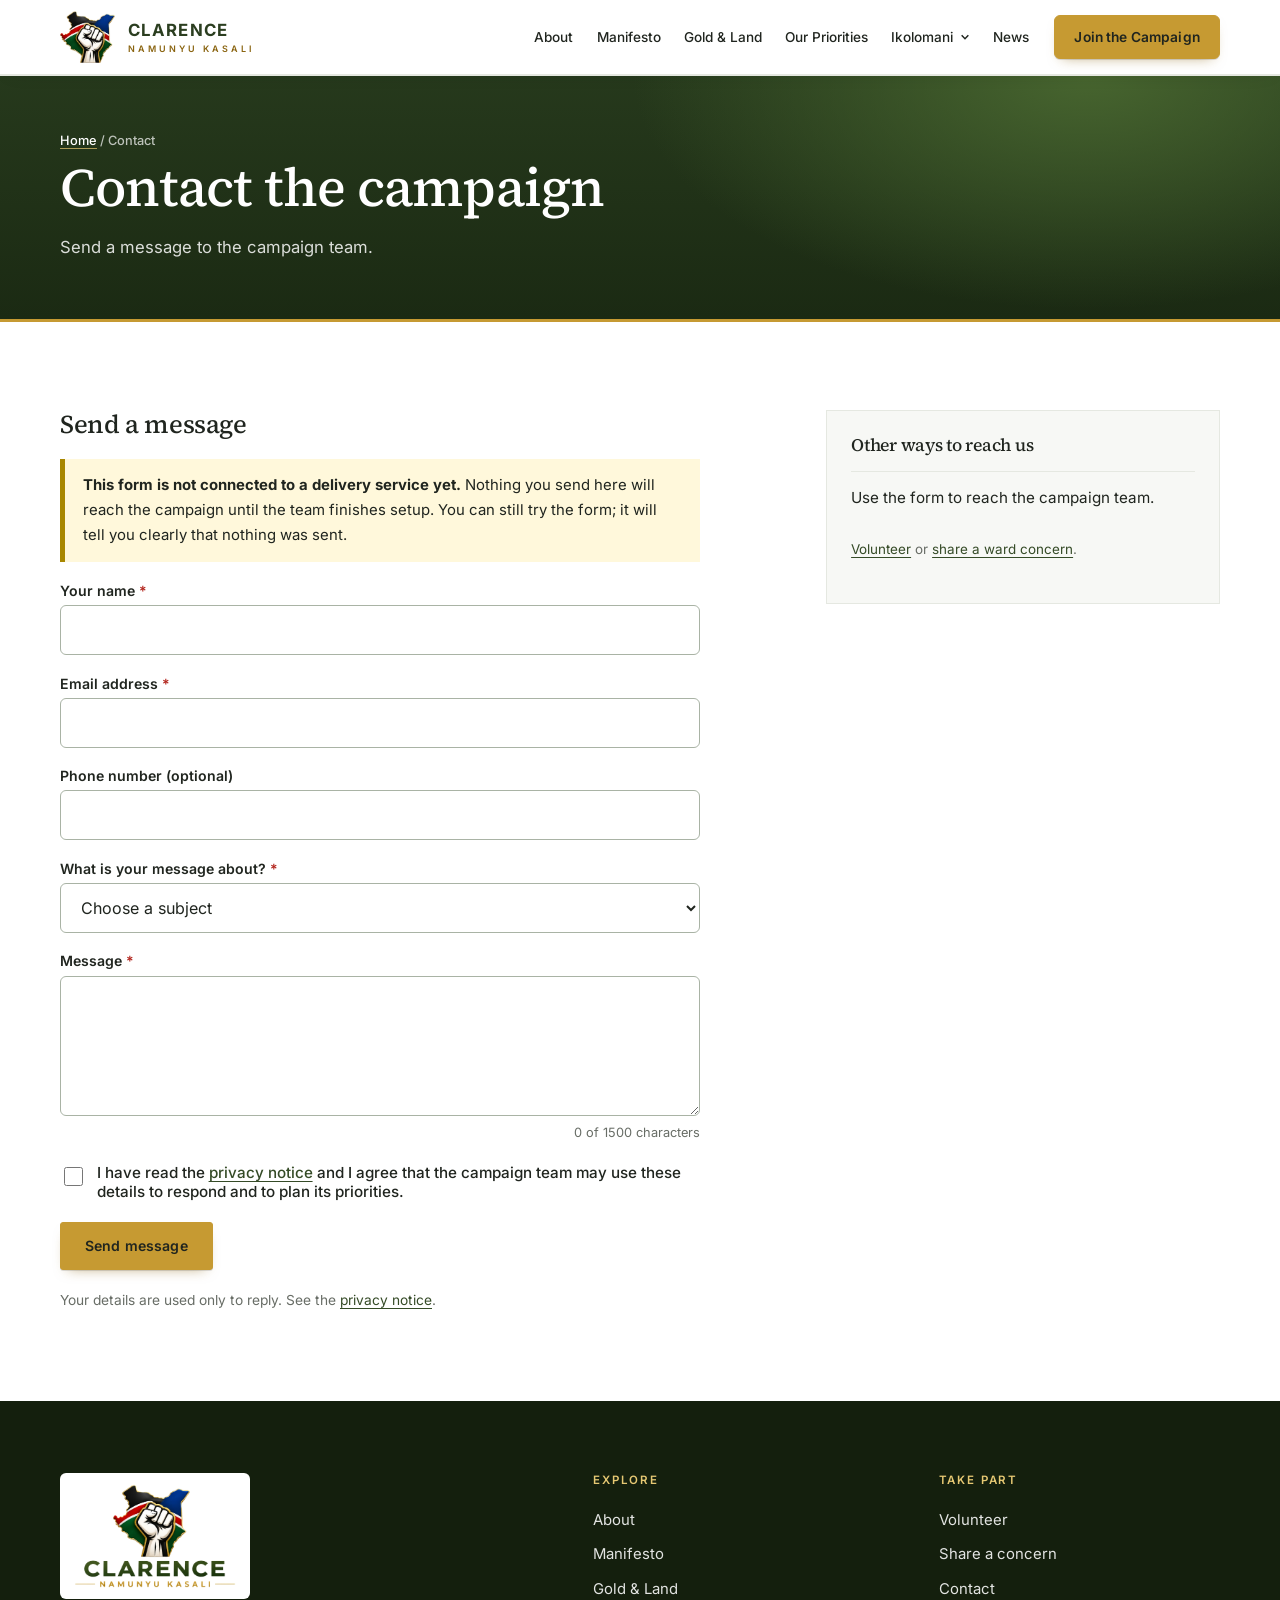
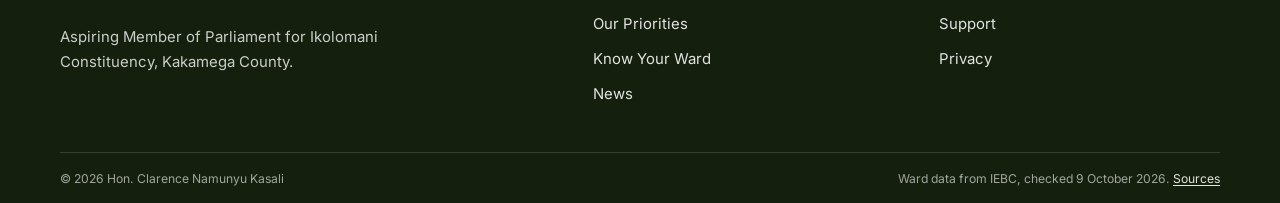
<file: contact.html>
<!DOCTYPE html>
<html lang="en"><head><meta charset="utf-8"><meta name="viewport" content="width=device-width, initial-scale=1">
<title>Contact | Hon. Clarence Namunyu Kasali, Ikolomani 2027</title><meta name="description" content="Contact the Hon. Clarence Namunyu Kasali campaign for Ikolomani. Send a message or request campaign information."><link rel="canonical" href="https://CAMPAIGN-DOMAIN.example/contact.html"><meta name="robots" content="index, follow"><meta name="theme-color" content="#FFFFFF">
<meta property="og:type" content="website"><meta property="og:site_name" content="Hon. Clarence Namunyu Kasali for Ikolomani"><meta property="og:locale" content="en_KE"><meta property="og:title" content="Contact | Hon. Clarence Namunyu Kasali, Ikolomani 2027"><meta property="og:description" content="Contact the Hon. Clarence Namunyu Kasali campaign for Ikolomani. Send a message or request campaign information."><meta property="og:url" content="https://CAMPAIGN-DOMAIN.example/contact.html"><meta property="og:image" content="https://CAMPAIGN-DOMAIN.example/img/og-image.jpg"><meta property="og:image:width" content="1200"><meta property="og:image:height" content="630"><meta property="og:image:alt" content="Hon. Clarence Namunyu Kasali, aspiring Member of Parliament for Ikolomani, 2027. Sovereign Power Belongs to the People.">
<meta name="twitter:card" content="summary_large_image"><meta name="twitter:title" content="Contact | Hon. Clarence Namunyu Kasali, Ikolomani 2027"><meta name="twitter:description" content="Contact the Hon. Clarence Namunyu Kasali campaign for Ikolomani. Send a message or request campaign information."><meta name="twitter:image" content="https://CAMPAIGN-DOMAIN.example/img/og-image.jpg">
<link rel="icon" href="assets/images/brand/favicon.svg" type="image/svg+xml"><link rel="icon" href="favicon.ico" sizes="48x48"><link rel="icon" href="favicon-32.png" type="image/png" sizes="32x32"><link rel="icon" href="icon-192.png" type="image/png" sizes="192x192"><link rel="apple-touch-icon" href="apple-touch-icon.png"><link rel="manifest" href="site.webmanifest">
<link rel="preload" href="fonts/inter-var.woff2" as="font" type="font/woff2" crossorigin><link rel="preload" href="fonts/source-serif-4-var.woff2" as="font" type="font/woff2" crossorigin>
<link rel="stylesheet" href="https://cdnjs.cloudflare.com/ajax/libs/font-awesome/6.5.2/css/all.min.css" crossorigin="anonymous" referrerpolicy="no-referrer">
<link rel="stylesheet" href="css/main.css?v=8"><script type="application/ld+json">{"@context": "https://schema.org", "@type": "WebSite", "name": "Hon. Clarence Namunyu Kasali for Ikolomani", "url": "https://CAMPAIGN-DOMAIN.example/", "inLanguage": "en"}</script></head>
<body><a class="skip" href="#main">Skip to main content</a><div class="progress" aria-hidden="true"></div>
<header class="site-header"><div class="wrap hd">
<a class="brand" href="index.html" aria-label="Clarence Namunyu Kasali, Ikolomani MP campaign. Home"><img class="brand-mark" src="assets/images/brand/logo-mark-160.webp" srcset="assets/images/brand/logo-mark-160.webp 1x, assets/images/brand/logo-mark-320.webp 2x" width="160" height="151" alt="" decoding="async"><span class="brand-t"><strong>Clarence</strong><small>Namunyu Kasali</small></span></a>
<nav class="nav" id="site-nav" aria-label="Main"><ul>
<li><a href="about.html">About</a></li>
<li><a href="manifesto.html">Manifesto</a></li>
<li><a href="gold-land-mining.html">Gold &amp; Land</a></li>
<li><a href="projects.html">Our Priorities</a></li>
<li class="has-sub"><button class="sub-btn" type="button" aria-expanded="false" aria-controls="sub-ik">Ikolomani <svg viewBox="0 0 12 12" aria-hidden="true"><path d="M2 4l4 4 4-4" fill="none" stroke="currentColor" stroke-width="1.8"/></svg></button><ul class="sub" id="sub-ik"><li><a href="wards.html">Know Your Ward</a></li><li><a href="dashboard.html">Development Dashboard</a></li><li><a href="community.html">Community Engagement</a></li></ul></li>
<li><a href="updates.html">News</a></li></ul>
<a class="btn" href="volunteer.html">Join the Campaign</a></nav>
<button class="menu-btn" type="button" aria-expanded="false" aria-controls="site-nav" aria-label="Open menu"><svg class="b" viewBox="0 0 18 18" aria-hidden="true"><path d="M2 4h14M2 9h14M2 14h14" stroke="currentColor" stroke-width="2" fill="none"/></svg><svg class="x" viewBox="0 0 18 18" aria-hidden="true"><path d="M3 3l12 12M15 3L3 15" stroke="currentColor" stroke-width="2" fill="none"/></svg><span>Menu</span></button>
</div></header>
<main id="main">
<section class="phead"><div class="wrap phead-g"><div><p class="crumbs"><a href="index.html">Home</a> / Contact</p><h1>Contact the campaign</h1><p class="lead">Send a message to the campaign team.</p></div></div></section><section class="sec"><div class="wrap formpage"><div><h2 id="form-h" style="font-size:1.6rem;margin-bottom:1.25rem">Send a message</h2><div class="form-wrap"><div class="banner" data-form-banner hidden role="status">
<p><strong>This form is not connected to a delivery service yet.</strong> Nothing you send here will reach the campaign until the team finishes setup. You can still try the form; it will tell you clearly that nothing was sent.</p></div><div class="summary" hidden></div>
<form class="form" id="form" data-form="contact" novalidate aria-labelledby="form-h"><div class="field"><label for="k-name">Your name <span class="req" aria-hidden="true">*</span></label><input id="k-name" name="name" type="text" autocomplete="name" required maxlength="80" data-err="Enter your name."></div>
<div class="field"><label for="k-email">Email address <span class="req" aria-hidden="true">*</span></label><input id="k-email" name="email" type="email" autocomplete="email" required maxlength="120" data-err="Enter your email address so the team can reply."></div>
<div class="field"><label for="k-phone">Phone number (optional)</label><input id="k-phone" name="phone" type="tel" inputmode="tel" autocomplete="tel" maxlength="30"></div>
<div class="field"><label for="k-subj">What is your message about? <span class="req" aria-hidden="true">*</span></label><select id="k-subj" name="subject" required data-err="Choose what your message is about.">
<option value="">Choose a subject</option><option value="information">Request campaign information</option><option value="general">General question</option><option value="media">Media enquiry</option><option value="updates">Receive campaign updates</option><option value="other">Something else</option></select></div>
<div class="field"><label for="k-msg">Message <span class="req" aria-hidden="true">*</span></label><textarea id="k-msg" name="message" required minlength="10" maxlength="1500" data-err="Write your message." data-minmsg="Please write at least 10 characters."></textarea><p class="cnt" aria-hidden="true"></p></div><div class="hp" aria-hidden="true"><label>Leave this field empty<input type="text" name="website" tabindex="-1" autocomplete="off"></label></div><div class="field"><label class="check-i" for="f-consent"><input type="checkbox" id="f-consent" name="consent" value="yes" required data-err="Tick the box to confirm you have read the privacy notice.">
<span>I have read the <a href="privacy.html">privacy notice</a> and I agree that the campaign team may use these details to respond and to plan its priorities.</span></label></div><div><button class="btn" type="submit">Send message</button></div><p class="privacy-line">Your details are used only to reply. See the <a href="privacy.html">privacy notice</a>.</p></form><noscript><p class="note">This form needs JavaScript to check and send your message. Please turn it on, or use the contact options on the <a href="contact.html">contact page</a>.</p></noscript><div class="status" hidden role="status"></div></div></div><aside class="side"><h2>Other ways to reach us</h2><ul class="channels" data-channels></ul><p class="fine" style="margin-top:1rem"><a href="volunteer.html">Volunteer</a> or <a href="community.html#form">share a ward concern</a>.</p></aside></div></section></main>
<footer class="site-footer"><div class="wrap"><div class="ft">
<div><a class="ft-logo" href="index.html" aria-label="Clarence Namunyu Kasali, home"><img src="assets/images/brand/logo-full-900.webp" width="900" height="579" alt="Clarence Namunyu Kasali official logo: a raised fist over a map of Kenya in the national colours" loading="lazy" decoding="async"></a><p>Aspiring Member of Parliament for Ikolomani Constituency, Kakamega County.</p><div class="ft-social" data-footer-social></div></div>
<nav aria-label="Footer"><h3>Explore</h3><ul><li><a href="about.html">About</a></li><li><a href="manifesto.html">Manifesto</a></li><li><a href="gold-land-mining.html">Gold &amp; Land</a></li><li><a href="projects.html">Our Priorities</a></li><li><a href="wards.html">Know Your Ward</a></li><li><a href="updates.html">News</a></li></ul></nav>
<div><h3>Take part</h3><ul><li><a href="volunteer.html">Volunteer</a></li><li><a href="community.html">Share a concern</a></li><li><a href="contact.html">Contact</a></li><li><a href="donate.html">Support</a></li><li><a href="privacy.html">Privacy</a></li></ul><ul data-footer-contact style="margin-top:.75rem"></ul></div>
</div><div class="ft-base"><span>&copy; 2026 Hon. Clarence Namunyu Kasali</span><span>Ward data from IEBC, checked <span data-bind="verified-date">9 October 2026</span>. <a href="dashboard.html#sources">Sources</a></span></div></div></footer>
<button class="totop" type="button" aria-label="Back to top" hidden><svg viewBox="0 0 16 16" aria-hidden="true"><path d="M3 10l5-5 5 5" fill="none" stroke="currentColor" stroke-width="1.8"/></svg></button>
<script src="js/config.js" defer></script><script src="js/data.js" defer></script><script src="js/i18n.js" defer></script><script src="js/main.js" defer></script>
</body></html>
</file>
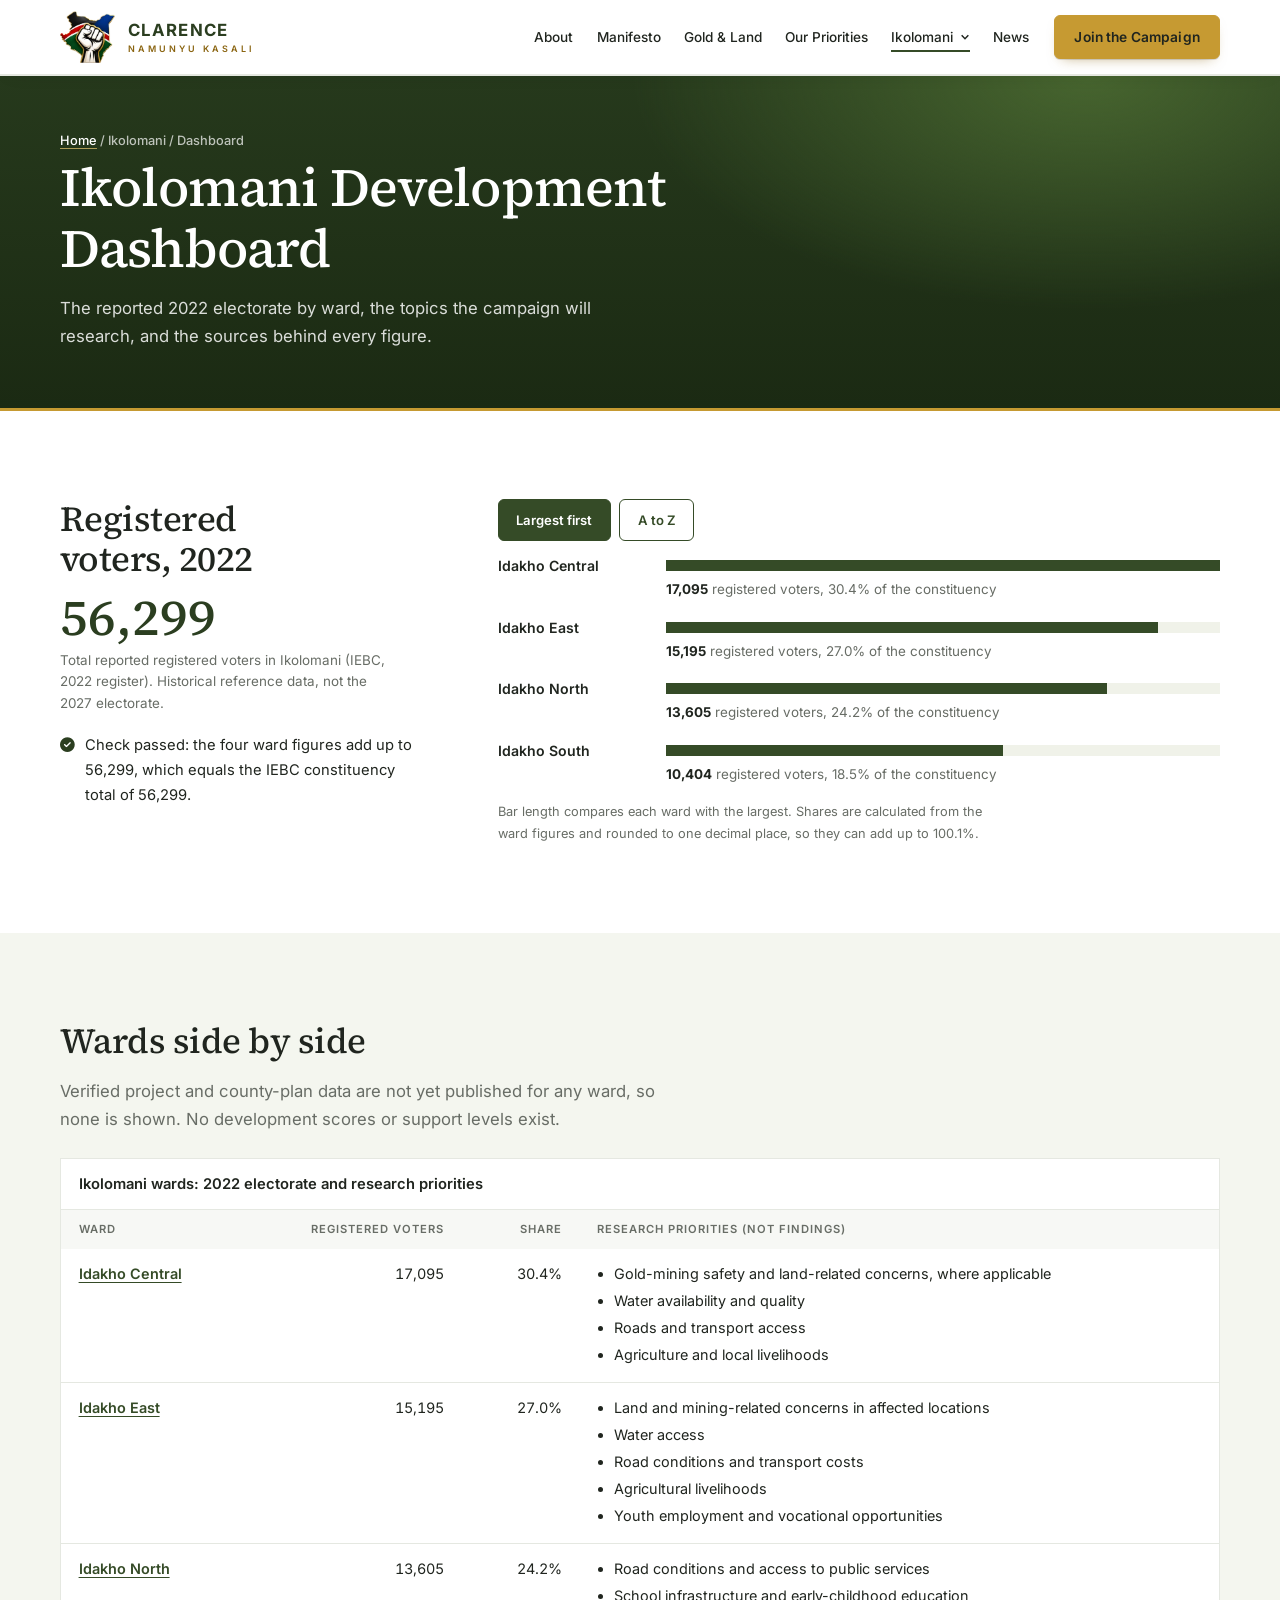
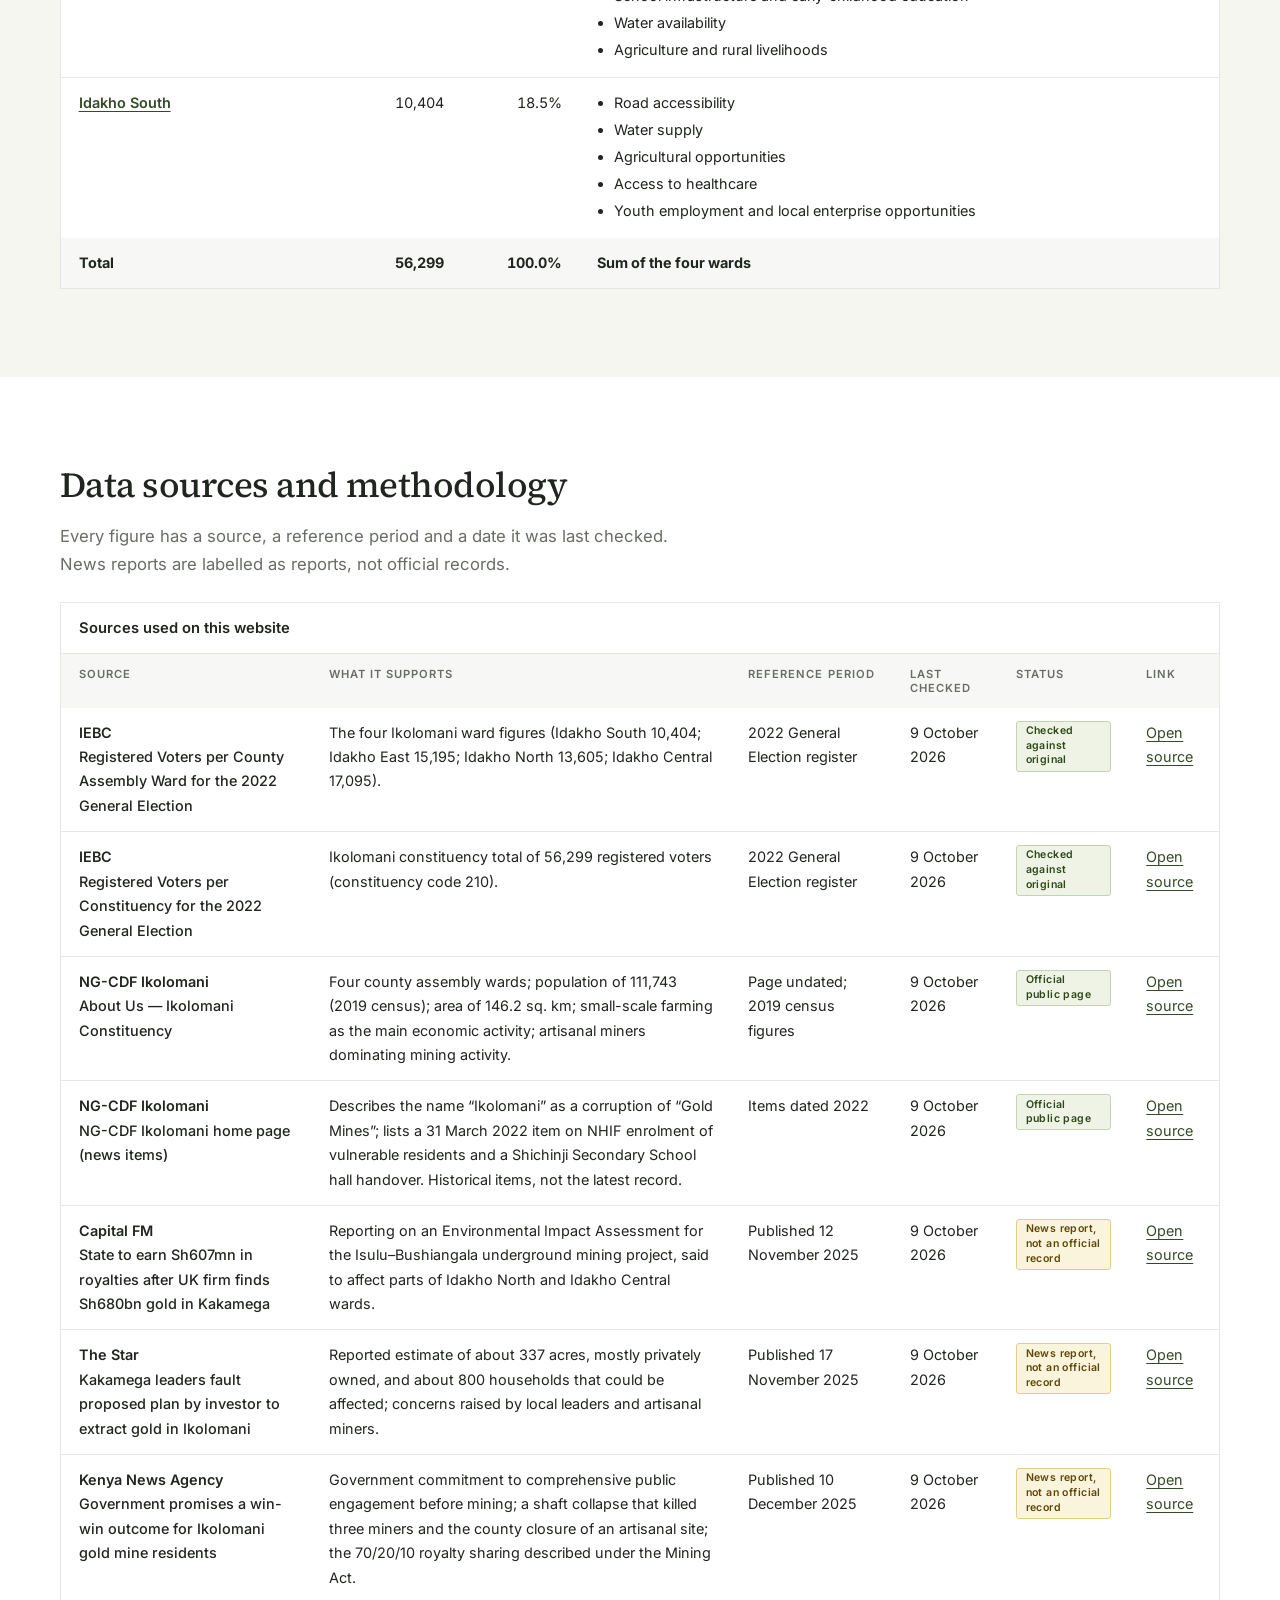
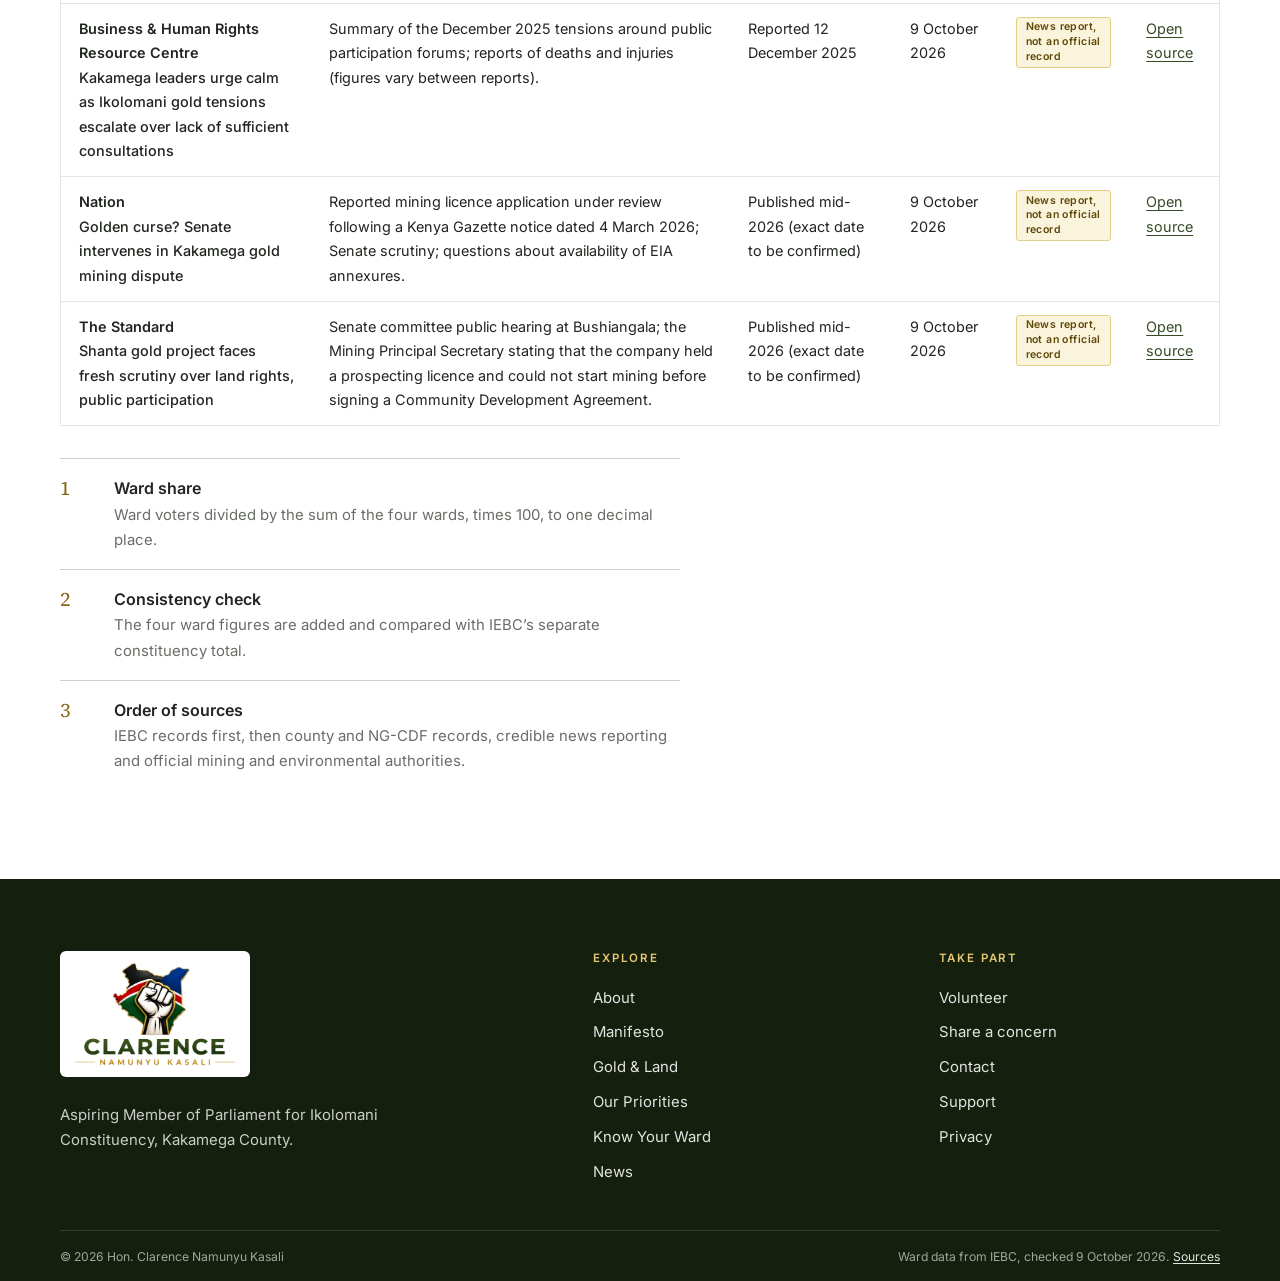
<file: dashboard.html>
<!DOCTYPE html>
<html lang="en"><head><meta charset="utf-8"><meta name="viewport" content="width=device-width, initial-scale=1">
<title>Development Dashboard | Hon. Clarence Namunyu Kasali, Ikolomani 2027</title><meta name="description" content="Ikolomani Development Dashboard: reported 2022 registered voters by ward, research priorities and sources, with figures checked against IEBC records."><link rel="canonical" href="https://CAMPAIGN-DOMAIN.example/dashboard.html"><meta name="robots" content="index, follow"><meta name="theme-color" content="#FFFFFF">
<meta property="og:type" content="website"><meta property="og:site_name" content="Hon. Clarence Namunyu Kasali for Ikolomani"><meta property="og:locale" content="en_KE"><meta property="og:title" content="Development Dashboard | Hon. Clarence Namunyu Kasali, Ikolomani 2027"><meta property="og:description" content="Ikolomani Development Dashboard: reported 2022 registered voters by ward, research priorities and sources, with figures checked against IEBC records."><meta property="og:url" content="https://CAMPAIGN-DOMAIN.example/dashboard.html"><meta property="og:image" content="https://CAMPAIGN-DOMAIN.example/img/og-image.jpg"><meta property="og:image:width" content="1200"><meta property="og:image:height" content="630"><meta property="og:image:alt" content="Hon. Clarence Namunyu Kasali, aspiring Member of Parliament for Ikolomani, 2027. Sovereign Power Belongs to the People.">
<meta name="twitter:card" content="summary_large_image"><meta name="twitter:title" content="Development Dashboard | Hon. Clarence Namunyu Kasali, Ikolomani 2027"><meta name="twitter:description" content="Ikolomani Development Dashboard: reported 2022 registered voters by ward, research priorities and sources, with figures checked against IEBC records."><meta name="twitter:image" content="https://CAMPAIGN-DOMAIN.example/img/og-image.jpg">
<link rel="icon" href="assets/images/brand/favicon.svg" type="image/svg+xml"><link rel="icon" href="favicon.ico" sizes="48x48"><link rel="icon" href="favicon-32.png" type="image/png" sizes="32x32"><link rel="icon" href="icon-192.png" type="image/png" sizes="192x192"><link rel="apple-touch-icon" href="apple-touch-icon.png"><link rel="manifest" href="site.webmanifest">
<link rel="preload" href="fonts/inter-var.woff2" as="font" type="font/woff2" crossorigin><link rel="preload" href="fonts/source-serif-4-var.woff2" as="font" type="font/woff2" crossorigin>
<link rel="stylesheet" href="https://cdnjs.cloudflare.com/ajax/libs/font-awesome/6.5.2/css/all.min.css" crossorigin="anonymous" referrerpolicy="no-referrer">
<link rel="stylesheet" href="css/main.css?v=8"><script type="application/ld+json">{"@context": "https://schema.org", "@type": "WebSite", "name": "Hon. Clarence Namunyu Kasali for Ikolomani", "url": "https://CAMPAIGN-DOMAIN.example/", "inLanguage": "en"}</script></head>
<body><a class="skip" href="#main">Skip to main content</a><div class="progress" aria-hidden="true"></div>
<header class="site-header"><div class="wrap hd">
<a class="brand" href="index.html" aria-label="Clarence Namunyu Kasali, Ikolomani MP campaign. Home"><img class="brand-mark" src="assets/images/brand/logo-mark-160.webp" srcset="assets/images/brand/logo-mark-160.webp 1x, assets/images/brand/logo-mark-320.webp 2x" width="160" height="151" alt="" decoding="async"><span class="brand-t"><strong>Clarence</strong><small>Namunyu Kasali</small></span></a>
<nav class="nav" id="site-nav" aria-label="Main"><ul>
<li><a href="about.html">About</a></li>
<li><a href="manifesto.html">Manifesto</a></li>
<li><a href="gold-land-mining.html">Gold &amp; Land</a></li>
<li><a href="projects.html">Our Priorities</a></li>
<li class="has-sub"><button class="sub-btn cur" type="button" aria-expanded="false" aria-controls="sub-ik">Ikolomani <svg viewBox="0 0 12 12" aria-hidden="true"><path d="M2 4l4 4 4-4" fill="none" stroke="currentColor" stroke-width="1.8"/></svg></button><ul class="sub" id="sub-ik"><li><a href="wards.html">Know Your Ward</a></li><li><a href="dashboard.html" aria-current="page">Development Dashboard</a></li><li><a href="community.html">Community Engagement</a></li></ul></li>
<li><a href="updates.html">News</a></li></ul>
<a class="btn" href="volunteer.html">Join the Campaign</a></nav>
<button class="menu-btn" type="button" aria-expanded="false" aria-controls="site-nav" aria-label="Open menu"><svg class="b" viewBox="0 0 18 18" aria-hidden="true"><path d="M2 4h14M2 9h14M2 14h14" stroke="currentColor" stroke-width="2" fill="none"/></svg><svg class="x" viewBox="0 0 18 18" aria-hidden="true"><path d="M3 3l12 12M15 3L3 15" stroke="currentColor" stroke-width="2" fill="none"/></svg><span>Menu</span></button>
</div></header>
<main id="main">
<section class="phead"><div class="wrap phead-g"><div><p class="crumbs"><a href="index.html">Home</a> / Ikolomani / Dashboard</p><h1>Ikolomani Development Dashboard</h1><p class="lead">The reported 2022 electorate by ward, the topics the campaign will research, and the sources behind every figure.</p></div></div></section>
<section class="sec"><div class="wrap split">
<div><h2>Registered voters, 2022</h2><p style="font:500 clamp(2.4rem,4vw,3.2rem)/1 var(--serif);color:var(--forest);margin:0 0 .4rem" data-bind="total">56,299</p><p class="fine">Total reported registered voters in Ikolomani (IEBC, 2022 register). Historical reference data, not the 2027 electorate.</p><div id="sum-check" class="check" role="status"></div></div>
<div><div class="wfilter" role="group" aria-label="Sort wards" style="margin-top:0"><button type="button" data-sort="size" aria-pressed="true">Largest first</button><button type="button" data-sort="name" aria-pressed="false">A to Z</button></div>
<ol class="bars" id="dash-chart" aria-label="Registered voters by ward, 2022" data-link="on"></ol><p class="chart-note">Bar length compares each ward with the largest. Shares are calculated from the ward figures and rounded to one decimal place, so they can add up to 100.1%.</p></div></div></section>
<section class="sec sec--warm"><div class="wrap"><h2>Wards side by side</h2><p class="lead" style="margin-bottom:1.5rem">Verified project and county-plan data are not yet published for any ward, so none is shown. No development scores or support levels exist.</p>
<div class="tbl-wrap"><table class="tbl" id="dash-table"><caption>Ikolomani wards: 2022 electorate and research priorities</caption><thead><tr><th scope="col">Ward</th><th scope="col" class="num">Registered voters</th><th scope="col" class="num">Share</th><th scope="col">Research priorities (not findings)</th></tr></thead><tbody></tbody>
<tfoot><tr><th scope="row">Total</th><td class="num t-total">56,299</td><td class="num">100.0%</td><td>Sum of the four wards</td></tr></tfoot></table></div></div></section>
<section class="sec" id="sources"><div class="wrap"><h2>Data sources and methodology</h2><p class="lead" style="margin-bottom:1.5rem">Every figure has a source, a reference period and a date it was last checked. News reports are labelled as reports, not official records.</p>
<div class="tbl-wrap"><table class="tbl" id="sources-table"><caption>Sources used on this website</caption><thead><tr><th scope="col">Source</th><th scope="col">What it supports</th><th scope="col">Reference period</th><th scope="col">Last checked</th><th scope="col">Status</th><th scope="col">Link</th></tr></thead><tbody></tbody></table></div>
<ol class="clist" style="max-width:var(--prose);margin-top:2rem"><li><div><b>Ward share</b><span>Ward voters divided by the sum of the four wards, times 100, to one decimal place.</span></div></li><li><div><b>Consistency check</b><span>The four ward figures are added and compared with IEBC&rsquo;s separate constituency total.</span></div></li><li><div><b>Order of sources</b><span>IEBC records first, then county and NG-CDF records, credible news reporting and official mining and environmental authorities.</span></div></li></ol></div></section></main>
<footer class="site-footer"><div class="wrap"><div class="ft">
<div><a class="ft-logo" href="index.html" aria-label="Clarence Namunyu Kasali, home"><img src="assets/images/brand/logo-full-900.webp" width="900" height="579" alt="Clarence Namunyu Kasali official logo: a raised fist over a map of Kenya in the national colours" loading="lazy" decoding="async"></a><p>Aspiring Member of Parliament for Ikolomani Constituency, Kakamega County.</p><div class="ft-social" data-footer-social></div></div>
<nav aria-label="Footer"><h3>Explore</h3><ul><li><a href="about.html">About</a></li><li><a href="manifesto.html">Manifesto</a></li><li><a href="gold-land-mining.html">Gold &amp; Land</a></li><li><a href="projects.html">Our Priorities</a></li><li><a href="wards.html">Know Your Ward</a></li><li><a href="updates.html">News</a></li></ul></nav>
<div><h3>Take part</h3><ul><li><a href="volunteer.html">Volunteer</a></li><li><a href="community.html">Share a concern</a></li><li><a href="contact.html">Contact</a></li><li><a href="donate.html">Support</a></li><li><a href="privacy.html">Privacy</a></li></ul><ul data-footer-contact style="margin-top:.75rem"></ul></div>
</div><div class="ft-base"><span>&copy; 2026 Hon. Clarence Namunyu Kasali</span><span>Ward data from IEBC, checked <span data-bind="verified-date">9 October 2026</span>. <a href="dashboard.html#sources">Sources</a></span></div></div></footer>
<button class="totop" type="button" aria-label="Back to top" hidden><svg viewBox="0 0 16 16" aria-hidden="true"><path d="M3 10l5-5 5 5" fill="none" stroke="currentColor" stroke-width="1.8"/></svg></button>
<script src="js/config.js" defer></script><script src="js/data.js" defer></script><script src="js/i18n.js" defer></script><script src="js/main.js" defer></script>
</body></html>
</file>
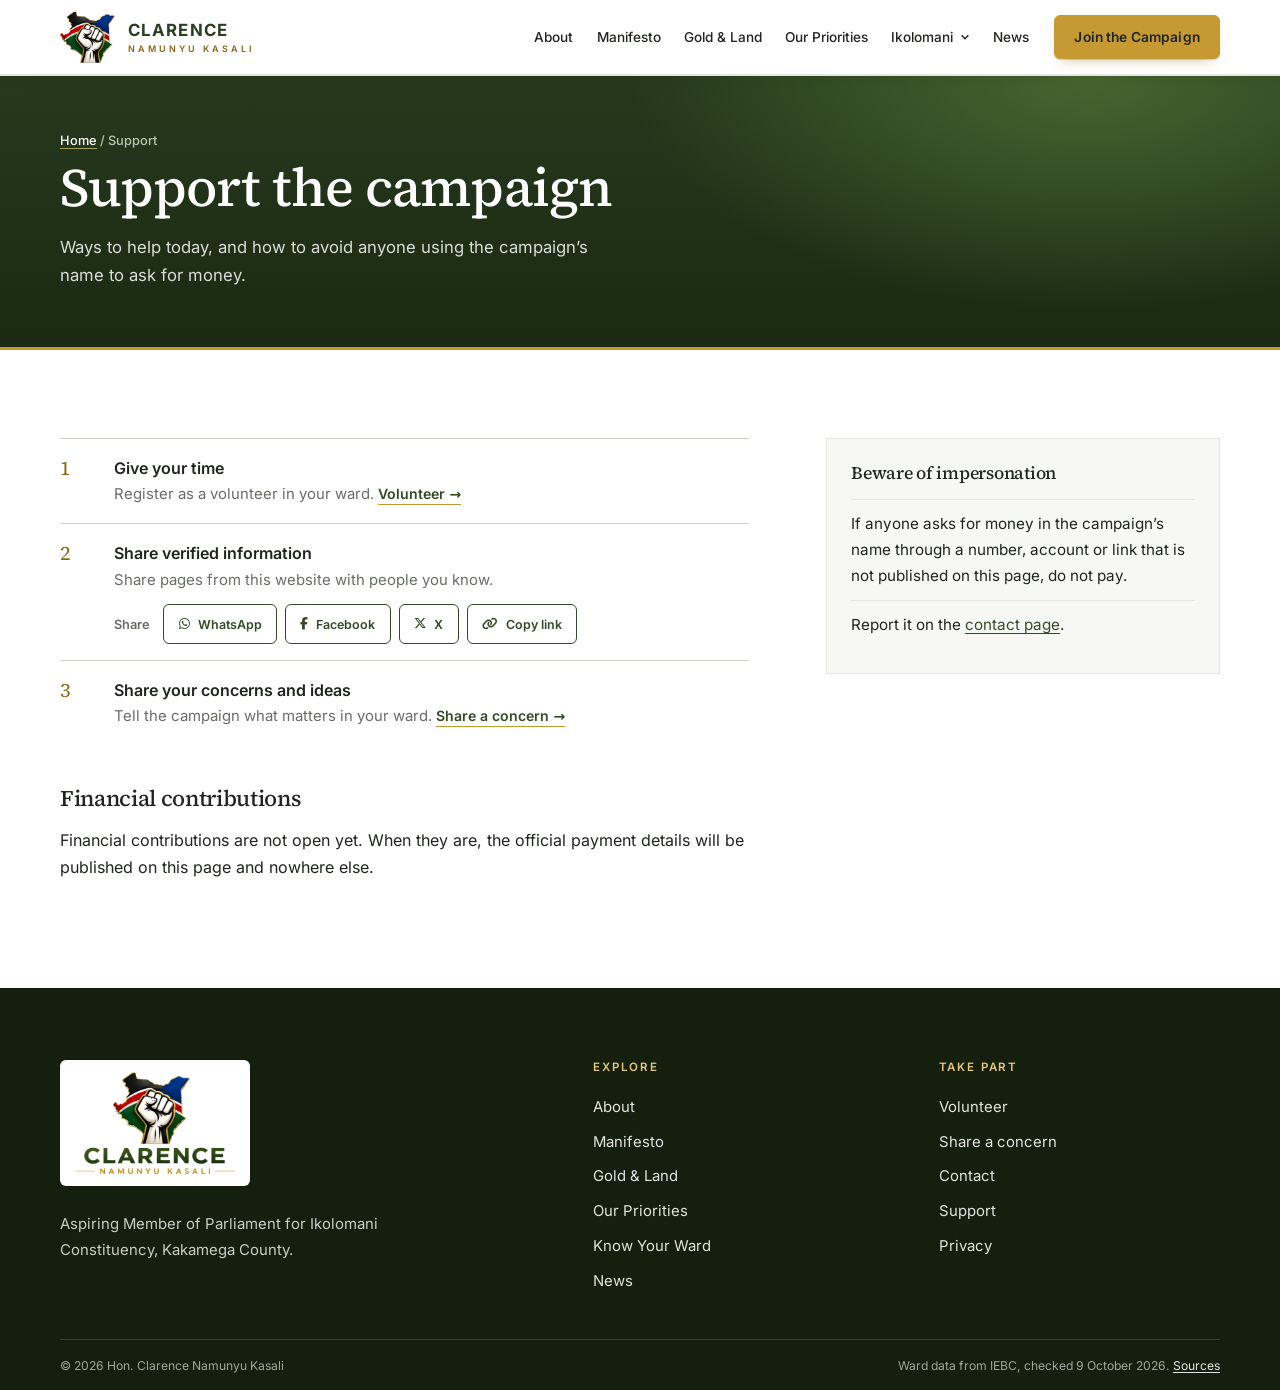
<file: donate.html>
<!DOCTYPE html>
<html lang="en"><head><meta charset="utf-8"><meta name="viewport" content="width=device-width, initial-scale=1">
<title>Support the Campaign | Hon. Clarence Namunyu Kasali, Ikolomani 2027</title><meta name="description" content="How to support the Hon. Clarence Namunyu Kasali campaign in Ikolomani. Volunteering is open now; payment details will be published here only once official."><link rel="canonical" href="https://CAMPAIGN-DOMAIN.example/donate.html"><meta name="robots" content="index, follow"><meta name="theme-color" content="#FFFFFF">
<meta property="og:type" content="website"><meta property="og:site_name" content="Hon. Clarence Namunyu Kasali for Ikolomani"><meta property="og:locale" content="en_KE"><meta property="og:title" content="Support the Campaign | Hon. Clarence Namunyu Kasali, Ikolomani 2027"><meta property="og:description" content="How to support the Hon. Clarence Namunyu Kasali campaign in Ikolomani. Volunteering is open now; payment details will be published here only once official."><meta property="og:url" content="https://CAMPAIGN-DOMAIN.example/donate.html"><meta property="og:image" content="https://CAMPAIGN-DOMAIN.example/img/og-image.jpg"><meta property="og:image:width" content="1200"><meta property="og:image:height" content="630"><meta property="og:image:alt" content="Hon. Clarence Namunyu Kasali, aspiring Member of Parliament for Ikolomani, 2027. Sovereign Power Belongs to the People.">
<meta name="twitter:card" content="summary_large_image"><meta name="twitter:title" content="Support the Campaign | Hon. Clarence Namunyu Kasali, Ikolomani 2027"><meta name="twitter:description" content="How to support the Hon. Clarence Namunyu Kasali campaign in Ikolomani. Volunteering is open now; payment details will be published here only once official."><meta name="twitter:image" content="https://CAMPAIGN-DOMAIN.example/img/og-image.jpg">
<link rel="icon" href="assets/images/brand/favicon.svg" type="image/svg+xml"><link rel="icon" href="favicon.ico" sizes="48x48"><link rel="icon" href="favicon-32.png" type="image/png" sizes="32x32"><link rel="icon" href="icon-192.png" type="image/png" sizes="192x192"><link rel="apple-touch-icon" href="apple-touch-icon.png"><link rel="manifest" href="site.webmanifest">
<link rel="preload" href="fonts/inter-var.woff2" as="font" type="font/woff2" crossorigin><link rel="preload" href="fonts/source-serif-4-var.woff2" as="font" type="font/woff2" crossorigin>
<link rel="stylesheet" href="https://cdnjs.cloudflare.com/ajax/libs/font-awesome/6.5.2/css/all.min.css" crossorigin="anonymous" referrerpolicy="no-referrer">
<link rel="stylesheet" href="css/main.css?v=8"><script type="application/ld+json">{"@context": "https://schema.org", "@type": "WebSite", "name": "Hon. Clarence Namunyu Kasali for Ikolomani", "url": "https://CAMPAIGN-DOMAIN.example/", "inLanguage": "en"}</script></head>
<body><a class="skip" href="#main">Skip to main content</a><div class="progress" aria-hidden="true"></div>
<header class="site-header"><div class="wrap hd">
<a class="brand" href="index.html" aria-label="Clarence Namunyu Kasali, Ikolomani MP campaign. Home"><img class="brand-mark" src="assets/images/brand/logo-mark-160.webp" srcset="assets/images/brand/logo-mark-160.webp 1x, assets/images/brand/logo-mark-320.webp 2x" width="160" height="151" alt="" decoding="async"><span class="brand-t"><strong>Clarence</strong><small>Namunyu Kasali</small></span></a>
<nav class="nav" id="site-nav" aria-label="Main"><ul>
<li><a href="about.html">About</a></li>
<li><a href="manifesto.html">Manifesto</a></li>
<li><a href="gold-land-mining.html">Gold &amp; Land</a></li>
<li><a href="projects.html">Our Priorities</a></li>
<li class="has-sub"><button class="sub-btn" type="button" aria-expanded="false" aria-controls="sub-ik">Ikolomani <svg viewBox="0 0 12 12" aria-hidden="true"><path d="M2 4l4 4 4-4" fill="none" stroke="currentColor" stroke-width="1.8"/></svg></button><ul class="sub" id="sub-ik"><li><a href="wards.html">Know Your Ward</a></li><li><a href="dashboard.html">Development Dashboard</a></li><li><a href="community.html">Community Engagement</a></li></ul></li>
<li><a href="updates.html">News</a></li></ul>
<a class="btn" href="volunteer.html">Join the Campaign</a></nav>
<button class="menu-btn" type="button" aria-expanded="false" aria-controls="site-nav" aria-label="Open menu"><svg class="b" viewBox="0 0 18 18" aria-hidden="true"><path d="M2 4h14M2 9h14M2 14h14" stroke="currentColor" stroke-width="2" fill="none"/></svg><svg class="x" viewBox="0 0 18 18" aria-hidden="true"><path d="M3 3l12 12M15 3L3 15" stroke="currentColor" stroke-width="2" fill="none"/></svg><span>Menu</span></button>
</div></header>
<main id="main">
<section class="phead"><div class="wrap phead-g"><div><p class="crumbs"><a href="index.html">Home</a> / Support</p><h1>Support the campaign</h1><p class="lead">Ways to help today, and how to avoid anyone using the campaign&rsquo;s name to ask for money.</p></div></div></section>
<section class="sec"><div class="wrap formpage"><div><ol class="clist"><li><div><b>Give your time</b><span>Register as a volunteer in your ward. <a class="link" href="volunteer.html">Volunteer</a></span></div></li>
<li><div><b>Share verified information</b><span>Share pages from this website with people you know.</span><div class="share" data-share="Hon. Clarence Namunyu Kasali, Ikolomani 2027" style="margin-top:.7rem"></div></div></li>
<li><div><b>Share your concerns and ideas</b><span>Tell the campaign what matters in your ward. <a class="link" href="community.html#form">Share a concern</a></span></div></li></ol>
<h2 style="font-size:1.4rem;margin-top:2.5rem">Financial contributions</h2>
<div data-donation-none><p>Financial contributions are not open yet. When they are, the official payment details will be published on this page and nowhere else.</p></div><p data-donation hidden></p></div>
<aside class="side"><h2>Beware of impersonation</h2><ul><li>If anyone asks for money in the campaign&rsquo;s name through a number, account or link that is not published on this page, do not pay.</li><li>Report it on the <a href="contact.html">contact page</a>.</li></ul></aside></div></section></main>
<footer class="site-footer"><div class="wrap"><div class="ft">
<div><a class="ft-logo" href="index.html" aria-label="Clarence Namunyu Kasali, home"><img src="assets/images/brand/logo-full-900.webp" width="900" height="579" alt="Clarence Namunyu Kasali official logo: a raised fist over a map of Kenya in the national colours" loading="lazy" decoding="async"></a><p>Aspiring Member of Parliament for Ikolomani Constituency, Kakamega County.</p><div class="ft-social" data-footer-social></div></div>
<nav aria-label="Footer"><h3>Explore</h3><ul><li><a href="about.html">About</a></li><li><a href="manifesto.html">Manifesto</a></li><li><a href="gold-land-mining.html">Gold &amp; Land</a></li><li><a href="projects.html">Our Priorities</a></li><li><a href="wards.html">Know Your Ward</a></li><li><a href="updates.html">News</a></li></ul></nav>
<div><h3>Take part</h3><ul><li><a href="volunteer.html">Volunteer</a></li><li><a href="community.html">Share a concern</a></li><li><a href="contact.html">Contact</a></li><li><a href="donate.html">Support</a></li><li><a href="privacy.html">Privacy</a></li></ul><ul data-footer-contact style="margin-top:.75rem"></ul></div>
</div><div class="ft-base"><span>&copy; 2026 Hon. Clarence Namunyu Kasali</span><span>Ward data from IEBC, checked <span data-bind="verified-date">9 October 2026</span>. <a href="dashboard.html#sources">Sources</a></span></div></div></footer>
<button class="totop" type="button" aria-label="Back to top" hidden><svg viewBox="0 0 16 16" aria-hidden="true"><path d="M3 10l5-5 5 5" fill="none" stroke="currentColor" stroke-width="1.8"/></svg></button>
<script src="js/config.js" defer></script><script src="js/data.js" defer></script><script src="js/i18n.js" defer></script><script src="js/main.js" defer></script>
</body></html>
</file>
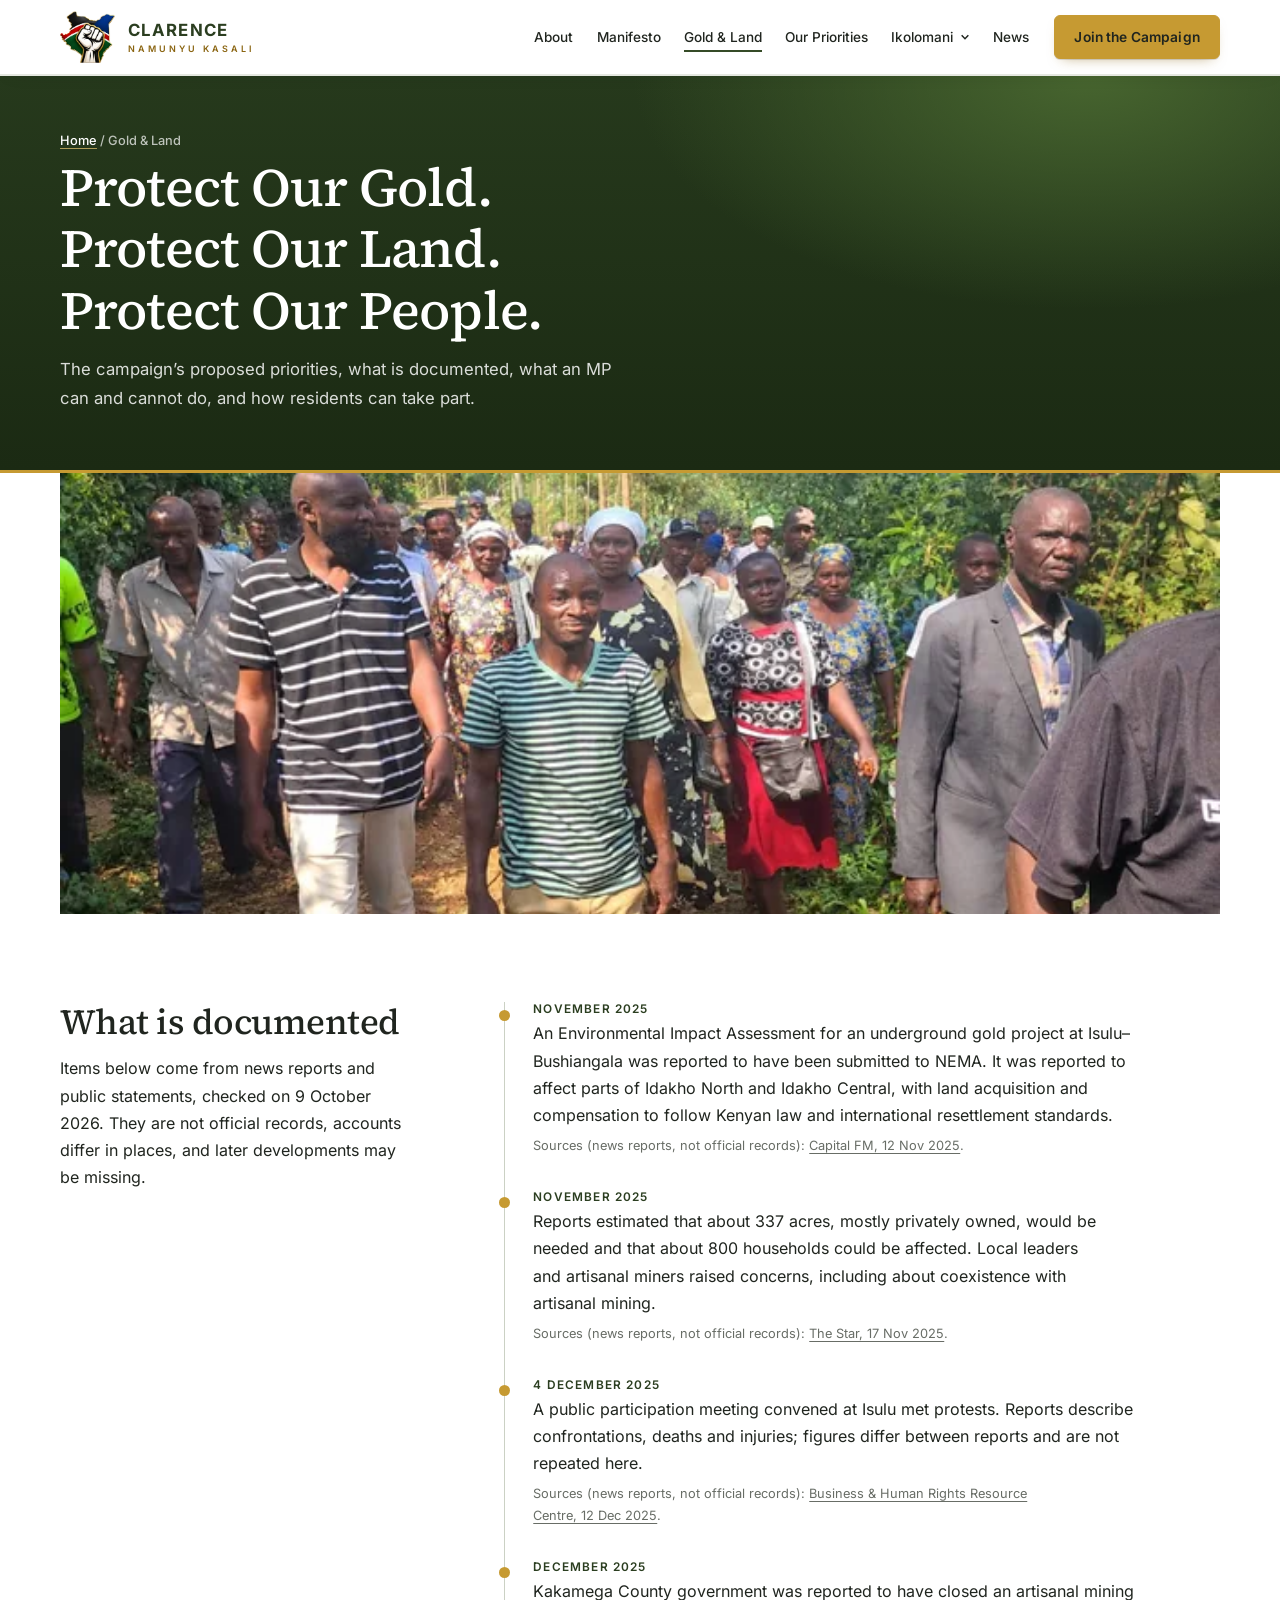
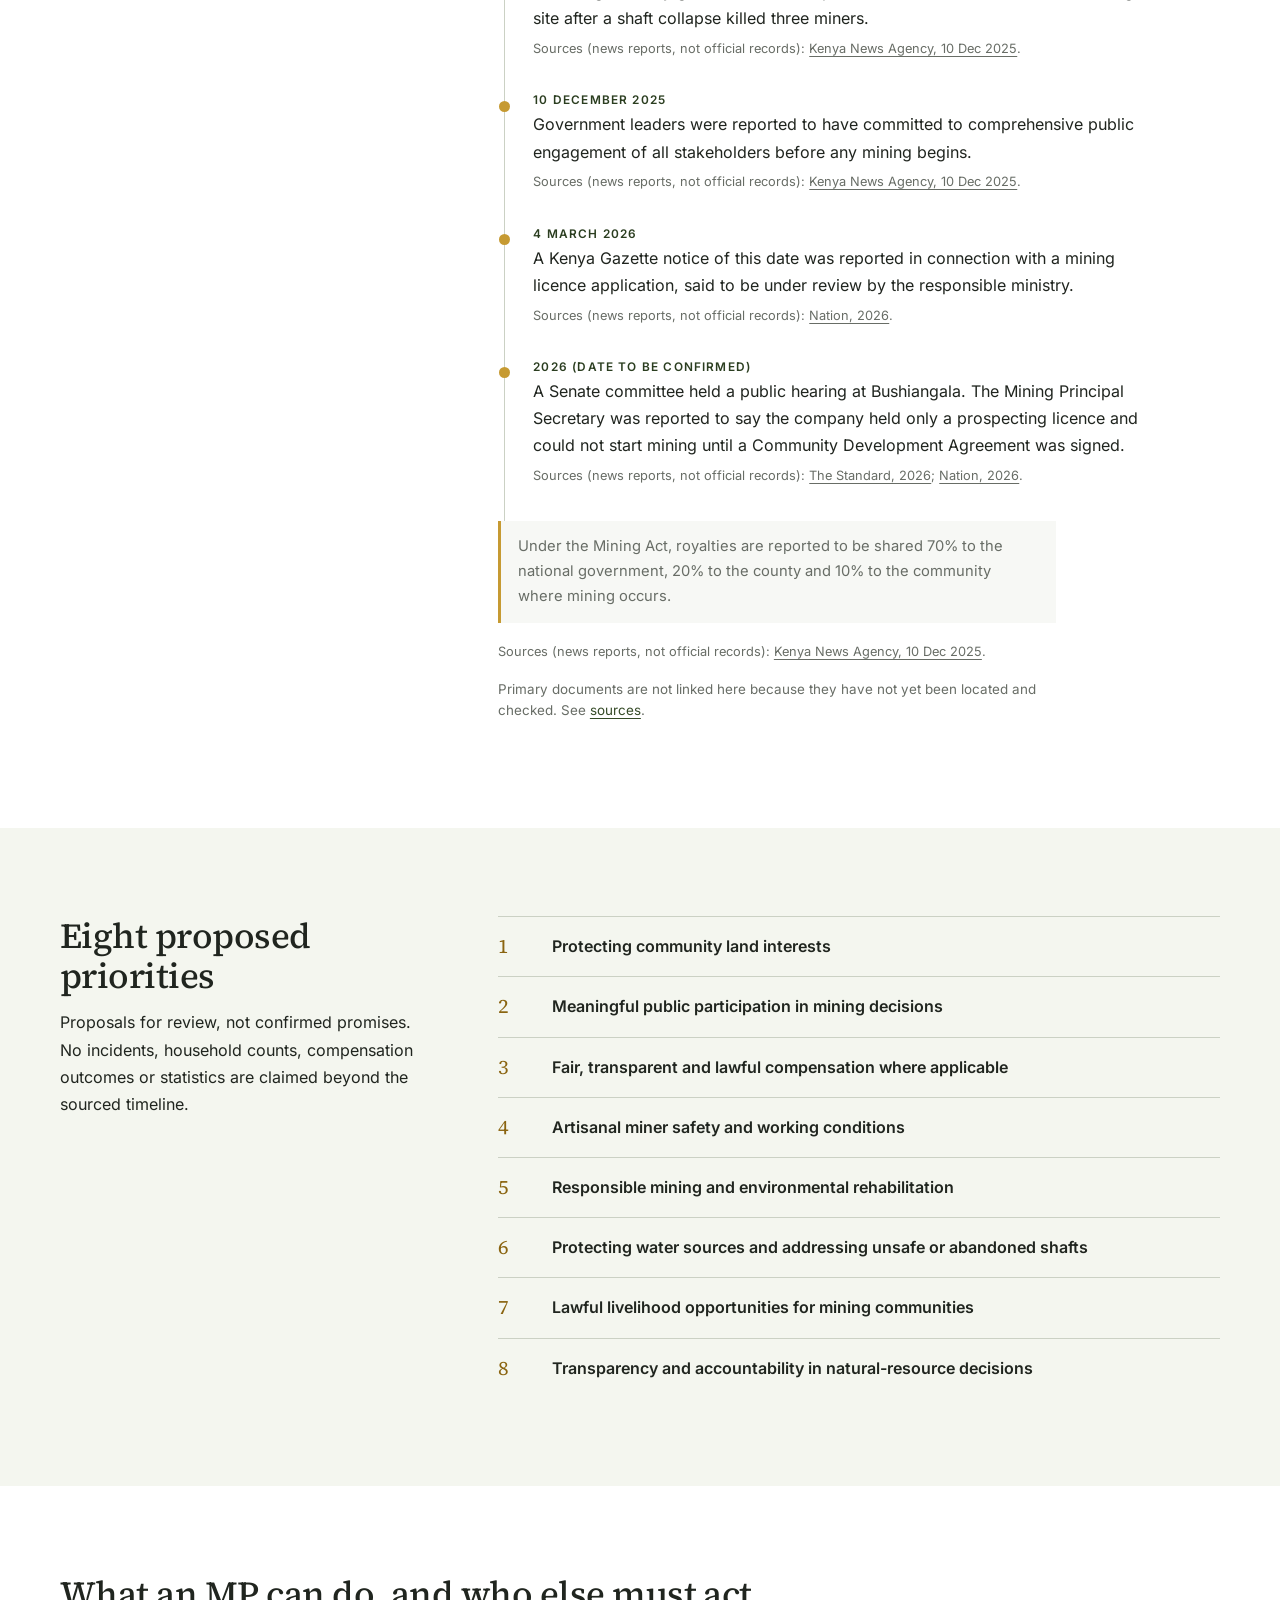
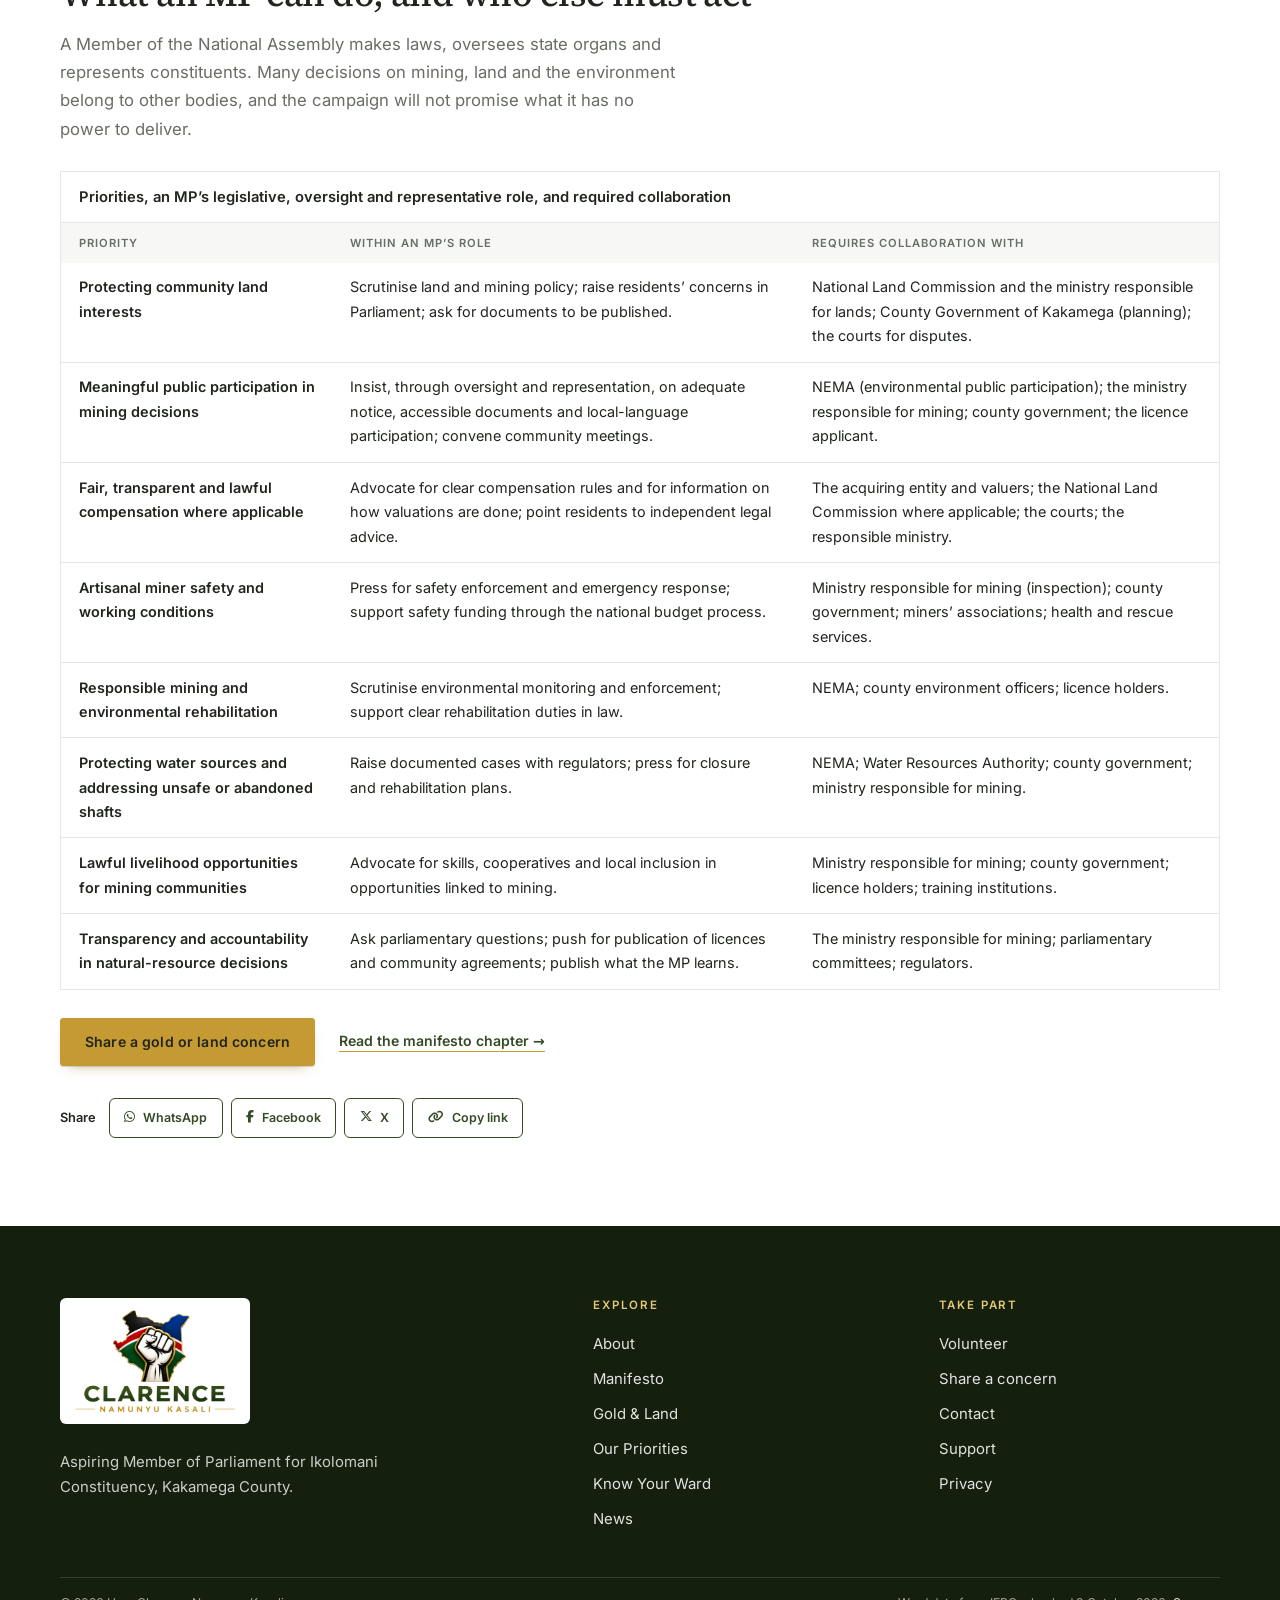
<file: gold-land-mining.html>
<!DOCTYPE html>
<html lang="en"><head><meta charset="utf-8"><meta name="viewport" content="width=device-width, initial-scale=1">
<title>Gold &amp; Land | Hon. Clarence Namunyu Kasali, Ikolomani 2027</title><meta name="description" content="Protect Our Gold. Protect Our Land. Protect Our People. Sourced timeline, proposed priorities and the limits of an MP’s role on mining and land in Ikolomani."><link rel="canonical" href="https://CAMPAIGN-DOMAIN.example/gold-land-mining.html"><meta name="robots" content="index, follow"><meta name="theme-color" content="#FFFFFF">
<meta property="og:type" content="website"><meta property="og:site_name" content="Hon. Clarence Namunyu Kasali for Ikolomani"><meta property="og:locale" content="en_KE"><meta property="og:title" content="Gold &amp; Land | Hon. Clarence Namunyu Kasali, Ikolomani 2027"><meta property="og:description" content="Protect Our Gold. Protect Our Land. Protect Our People. Sourced timeline, proposed priorities and the limits of an MP’s role on mining and land in Ikolomani."><meta property="og:url" content="https://CAMPAIGN-DOMAIN.example/gold-land-mining.html"><meta property="og:image" content="https://CAMPAIGN-DOMAIN.example/img/og-image.jpg"><meta property="og:image:width" content="1200"><meta property="og:image:height" content="630"><meta property="og:image:alt" content="Hon. Clarence Namunyu Kasali, aspiring Member of Parliament for Ikolomani, 2027. Sovereign Power Belongs to the People.">
<meta name="twitter:card" content="summary_large_image"><meta name="twitter:title" content="Gold &amp; Land | Hon. Clarence Namunyu Kasali, Ikolomani 2027"><meta name="twitter:description" content="Protect Our Gold. Protect Our Land. Protect Our People. Sourced timeline, proposed priorities and the limits of an MP’s role on mining and land in Ikolomani."><meta name="twitter:image" content="https://CAMPAIGN-DOMAIN.example/img/og-image.jpg">
<link rel="icon" href="assets/images/brand/favicon.svg" type="image/svg+xml"><link rel="icon" href="favicon.ico" sizes="48x48"><link rel="icon" href="favicon-32.png" type="image/png" sizes="32x32"><link rel="icon" href="icon-192.png" type="image/png" sizes="192x192"><link rel="apple-touch-icon" href="apple-touch-icon.png"><link rel="manifest" href="site.webmanifest">
<link rel="preload" href="fonts/inter-var.woff2" as="font" type="font/woff2" crossorigin><link rel="preload" href="fonts/source-serif-4-var.woff2" as="font" type="font/woff2" crossorigin>
<link rel="stylesheet" href="https://cdnjs.cloudflare.com/ajax/libs/font-awesome/6.5.2/css/all.min.css" crossorigin="anonymous" referrerpolicy="no-referrer">
<link rel="stylesheet" href="css/main.css?v=8"><script type="application/ld+json">{"@context": "https://schema.org", "@type": "WebSite", "name": "Hon. Clarence Namunyu Kasali for Ikolomani", "url": "https://CAMPAIGN-DOMAIN.example/", "inLanguage": "en"}</script></head>
<body><a class="skip" href="#main">Skip to main content</a><div class="progress" aria-hidden="true"></div>
<header class="site-header"><div class="wrap hd">
<a class="brand" href="index.html" aria-label="Clarence Namunyu Kasali, Ikolomani MP campaign. Home"><img class="brand-mark" src="assets/images/brand/logo-mark-160.webp" srcset="assets/images/brand/logo-mark-160.webp 1x, assets/images/brand/logo-mark-320.webp 2x" width="160" height="151" alt="" decoding="async"><span class="brand-t"><strong>Clarence</strong><small>Namunyu Kasali</small></span></a>
<nav class="nav" id="site-nav" aria-label="Main"><ul>
<li><a href="about.html">About</a></li>
<li><a href="manifesto.html">Manifesto</a></li>
<li><a href="gold-land-mining.html" aria-current="page">Gold &amp; Land</a></li>
<li><a href="projects.html">Our Priorities</a></li>
<li class="has-sub"><button class="sub-btn" type="button" aria-expanded="false" aria-controls="sub-ik">Ikolomani <svg viewBox="0 0 12 12" aria-hidden="true"><path d="M2 4l4 4 4-4" fill="none" stroke="currentColor" stroke-width="1.8"/></svg></button><ul class="sub" id="sub-ik"><li><a href="wards.html">Know Your Ward</a></li><li><a href="dashboard.html">Development Dashboard</a></li><li><a href="community.html">Community Engagement</a></li></ul></li>
<li><a href="updates.html">News</a></li></ul>
<a class="btn" href="volunteer.html">Join the Campaign</a></nav>
<button class="menu-btn" type="button" aria-expanded="false" aria-controls="site-nav" aria-label="Open menu"><svg class="b" viewBox="0 0 18 18" aria-hidden="true"><path d="M2 4h14M2 9h14M2 14h14" stroke="currentColor" stroke-width="2" fill="none"/></svg><svg class="x" viewBox="0 0 18 18" aria-hidden="true"><path d="M3 3l12 12M15 3L3 15" stroke="currentColor" stroke-width="2" fill="none"/></svg><span>Menu</span></button>
</div></header>
<main id="main">
<section class="phead"><div class="wrap phead-g"><div><p class="crumbs"><a href="index.html">Home</a> / Gold &amp; Land</p><h1>Protect Our Gold. Protect Our Land. Protect Our People.</h1><p class="lead">The campaign&rsquo;s proposed priorities, what is documented, what an MP can and cannot do, and how residents can take part.</p></div></div></section>
<div class="wrap banner-img"><img src="img/community-path-1280.webp" srcset="img/community-path-640.webp 640w, img/community-path-1000.webp 1000w, img/community-path-1280.webp 1280w" sizes="(min-width:900px) 40vw, 92vw" width="1280" height="759" alt="Residents walking together along a shaded village path between farms and trees" loading="lazy" decoding="async" ></div>
<section class="sec"><div class="wrap split"><div><h2>What is documented</h2><p>Items below come from news reports and public statements, checked on <span data-bind="verified-date">9 October 2026</span>. They are not official records, accounts differ in places, and later developments may be missing.</p></div>
<div><ol class="tl"><li><time>November 2025</time><p>An Environmental Impact Assessment for an underground gold project at Isulu–Bushiangala was reported to have been submitted to NEMA. It was reported to affect parts of Idakho North and Idakho Central, with land acquisition and compensation to follow Kenyan law and international resettlement standards.</p><p class="srcs">Sources (news reports, not official records): <a href="https://www.capitalfm.co.ke/business/2025/11/state-to-earn-sh607mn-in-royalties-after-uk-firm-finds-sh680bn-gold-in-kakamega/" rel="noopener">Capital FM, 12 Nov 2025</a>.</p></li><li><time>November 2025</time><p>Reports estimated that about 337 acres, mostly privately owned, would be needed and that about 800 households could be affected. Local leaders and artisanal miners raised concerns, including about coexistence with artisanal mining.</p><p class="srcs">Sources (news reports, not official records): <a href="https://www.the-star.co.ke/counties/western/2025-11-17-leaders-raise-concerns-over-proposed-gold-mining-in-ikolomani" rel="noopener">The Star, 17 Nov 2025</a>.</p></li><li><time>4 December 2025</time><p>A public participation meeting convened at Isulu met protests. Reports describe confrontations, deaths and injuries; figures differ between reports and are not repeated here.</p><p class="srcs">Sources (news reports, not official records): <a href="https://www.business-humanrights.org/en/latest-news/kenya-kakamega-leaders-urge-calm-as-ikolomani-gold-tensions-escalate-over-lack-of-sufficient-consultations/" rel="noopener">Business &amp; Human Rights Resource Centre, 12 Dec 2025</a>.</p></li><li><time>December 2025</time><p>Kakamega County government was reported to have closed an artisanal mining site after a shaft collapse killed three miners.</p><p class="srcs">Sources (news reports, not official records): <a href="https://www.kenyanews.go.ke/government-promises-a-win-win-outcome-for-ikolomani-gold-mine-residents/" rel="noopener">Kenya News Agency, 10 Dec 2025</a>.</p></li><li><time>10 December 2025</time><p>Government leaders were reported to have committed to comprehensive public engagement of all stakeholders before any mining begins.</p><p class="srcs">Sources (news reports, not official records): <a href="https://www.kenyanews.go.ke/government-promises-a-win-win-outcome-for-ikolomani-gold-mine-residents/" rel="noopener">Kenya News Agency, 10 Dec 2025</a>.</p></li><li><time>4 March 2026</time><p>A Kenya Gazette notice of this date was reported in connection with a mining licence application, said to be under review by the responsible ministry.</p><p class="srcs">Sources (news reports, not official records): <a href="https://nation.africa/kenya/news/golden-curse-senate-intervenes-in-kakamega-gold-mining-dispute-5500982" rel="noopener">Nation, 2026</a>.</p></li><li><time>2026 (date to be confirmed)</time><p>A Senate committee held a public hearing at Bushiangala. The Mining Principal Secretary was reported to say the company held only a prospecting licence and could not start mining until a Community Development Agreement was signed.</p><p class="srcs">Sources (news reports, not official records): <a href="https://www.standardmedia.co.ke/western/article/2001551875/sh683b-gold-project-faces-senate-scrutiny-over-land-dispute" rel="noopener">The Standard, 2026</a>; <a href="https://nation.africa/kenya/news/golden-curse-senate-intervenes-in-kakamega-gold-mining-dispute-5500982" rel="noopener">Nation, 2026</a>.</p></li></ol>
<p class="note">Under the Mining Act, royalties are reported to be shared 70% to the national government, 20% to the county and 10% to the community where mining occurs.</p><p class="srcs">Sources (news reports, not official records): <a href="https://www.kenyanews.go.ke/government-promises-a-win-win-outcome-for-ikolomani-gold-mine-residents/" rel="noopener">Kenya News Agency, 10 Dec 2025</a>.</p>
<p class="fine" style="margin-top:1rem">Primary documents are not linked here because they have not yet been located and checked. See <a href="dashboard.html#sources">sources</a>.</p></div></div></section>
<section class="sec sec--warm"><div class="wrap split"><div><h2>Eight proposed priorities</h2><p>Proposals for review, not confirmed promises. No incidents, household counts, compensation outcomes or statistics are claimed beyond the sourced timeline.</p></div>
<ol class="clist"><li><div><b>Protecting community land interests</b></div></li><li><div><b>Meaningful public participation in mining decisions</b></div></li><li><div><b>Fair, transparent and lawful compensation where applicable</b></div></li><li><div><b>Artisanal miner safety and working conditions</b></div></li><li><div><b>Responsible mining and environmental rehabilitation</b></div></li><li><div><b>Protecting water sources and addressing unsafe or abandoned shafts</b></div></li><li><div><b>Lawful livelihood opportunities for mining communities</b></div></li><li><div><b>Transparency and accountability in natural-resource decisions</b></div></li></ol></div></section>
<section class="sec"><div class="wrap"><h2>What an MP can do, and who else must act</h2>
<p class="lead" style="margin-bottom:1.75rem">A Member of the National Assembly makes laws, oversees state organs and represents constituents. Many decisions on mining, land and the environment belong to other bodies, and the campaign will not promise what it has no power to deliver.</p>
<div class="tbl-wrap"><table class="tbl"><caption>Priorities, an MP&rsquo;s legislative, oversight and representative role, and required collaboration</caption><thead><tr><th scope="col">Priority</th><th scope="col">Within an MP&rsquo;s role</th><th scope="col">Requires collaboration with</th></tr></thead><tbody><tr><th scope="row">Protecting community land interests</th><td>Scrutinise land and mining policy; raise residents&rsquo; concerns in Parliament; ask for documents to be published.</td><td>National Land Commission and the ministry responsible for lands; County Government of Kakamega (planning); the courts for disputes.</td></tr><tr><th scope="row">Meaningful public participation in mining decisions</th><td>Insist, through oversight and representation, on adequate notice, accessible documents and local-language participation; convene community meetings.</td><td>NEMA (environmental public participation); the ministry responsible for mining; county government; the licence applicant.</td></tr><tr><th scope="row">Fair, transparent and lawful compensation where applicable</th><td>Advocate for clear compensation rules and for information on how valuations are done; point residents to independent legal advice.</td><td>The acquiring entity and valuers; the National Land Commission where applicable; the courts; the responsible ministry.</td></tr><tr><th scope="row">Artisanal miner safety and working conditions</th><td>Press for safety enforcement and emergency response; support safety funding through the national budget process.</td><td>Ministry responsible for mining (inspection); county government; miners&rsquo; associations; health and rescue services.</td></tr><tr><th scope="row">Responsible mining and environmental rehabilitation</th><td>Scrutinise environmental monitoring and enforcement; support clear rehabilitation duties in law.</td><td>NEMA; county environment officers; licence holders.</td></tr><tr><th scope="row">Protecting water sources and addressing unsafe or abandoned shafts</th><td>Raise documented cases with regulators; press for closure and rehabilitation plans.</td><td>NEMA; Water Resources Authority; county government; ministry responsible for mining.</td></tr><tr><th scope="row">Lawful livelihood opportunities for mining communities</th><td>Advocate for skills, cooperatives and local inclusion in opportunities linked to mining.</td><td>Ministry responsible for mining; county government; licence holders; training institutions.</td></tr><tr><th scope="row">Transparency and accountability in natural-resource decisions</th><td>Ask parliamentary questions; push for publication of licences and community agreements; publish what the MP learns.</td><td>The ministry responsible for mining; parliamentary committees; regulators.</td></tr></tbody></table></div>
<div class="actions"><a class="btn" href="community.html?category=gold#form">Share a gold or land concern</a><a class="link" href="manifesto.html#gold-land-people">Read the manifesto chapter</a></div>
<div class="share" data-share="Protect Our Gold. Protect Our Land. Protect Our People. Hon. Clarence Namunyu Kasali, Ikolomani 2027" style="margin-top:2rem"></div></div></section></main>
<footer class="site-footer"><div class="wrap"><div class="ft">
<div><a class="ft-logo" href="index.html" aria-label="Clarence Namunyu Kasali, home"><img src="assets/images/brand/logo-full-900.webp" width="900" height="579" alt="Clarence Namunyu Kasali official logo: a raised fist over a map of Kenya in the national colours" loading="lazy" decoding="async"></a><p>Aspiring Member of Parliament for Ikolomani Constituency, Kakamega County.</p><div class="ft-social" data-footer-social></div></div>
<nav aria-label="Footer"><h3>Explore</h3><ul><li><a href="about.html">About</a></li><li><a href="manifesto.html">Manifesto</a></li><li><a href="gold-land-mining.html">Gold &amp; Land</a></li><li><a href="projects.html">Our Priorities</a></li><li><a href="wards.html">Know Your Ward</a></li><li><a href="updates.html">News</a></li></ul></nav>
<div><h3>Take part</h3><ul><li><a href="volunteer.html">Volunteer</a></li><li><a href="community.html">Share a concern</a></li><li><a href="contact.html">Contact</a></li><li><a href="donate.html">Support</a></li><li><a href="privacy.html">Privacy</a></li></ul><ul data-footer-contact style="margin-top:.75rem"></ul></div>
</div><div class="ft-base"><span>&copy; 2026 Hon. Clarence Namunyu Kasali</span><span>Ward data from IEBC, checked <span data-bind="verified-date">9 October 2026</span>. <a href="dashboard.html#sources">Sources</a></span></div></div></footer>
<button class="totop" type="button" aria-label="Back to top" hidden><svg viewBox="0 0 16 16" aria-hidden="true"><path d="M3 10l5-5 5 5" fill="none" stroke="currentColor" stroke-width="1.8"/></svg></button>
<script src="js/config.js" defer></script><script src="js/data.js" defer></script><script src="js/i18n.js" defer></script><script src="js/main.js" defer></script>
</body></html>
</file>
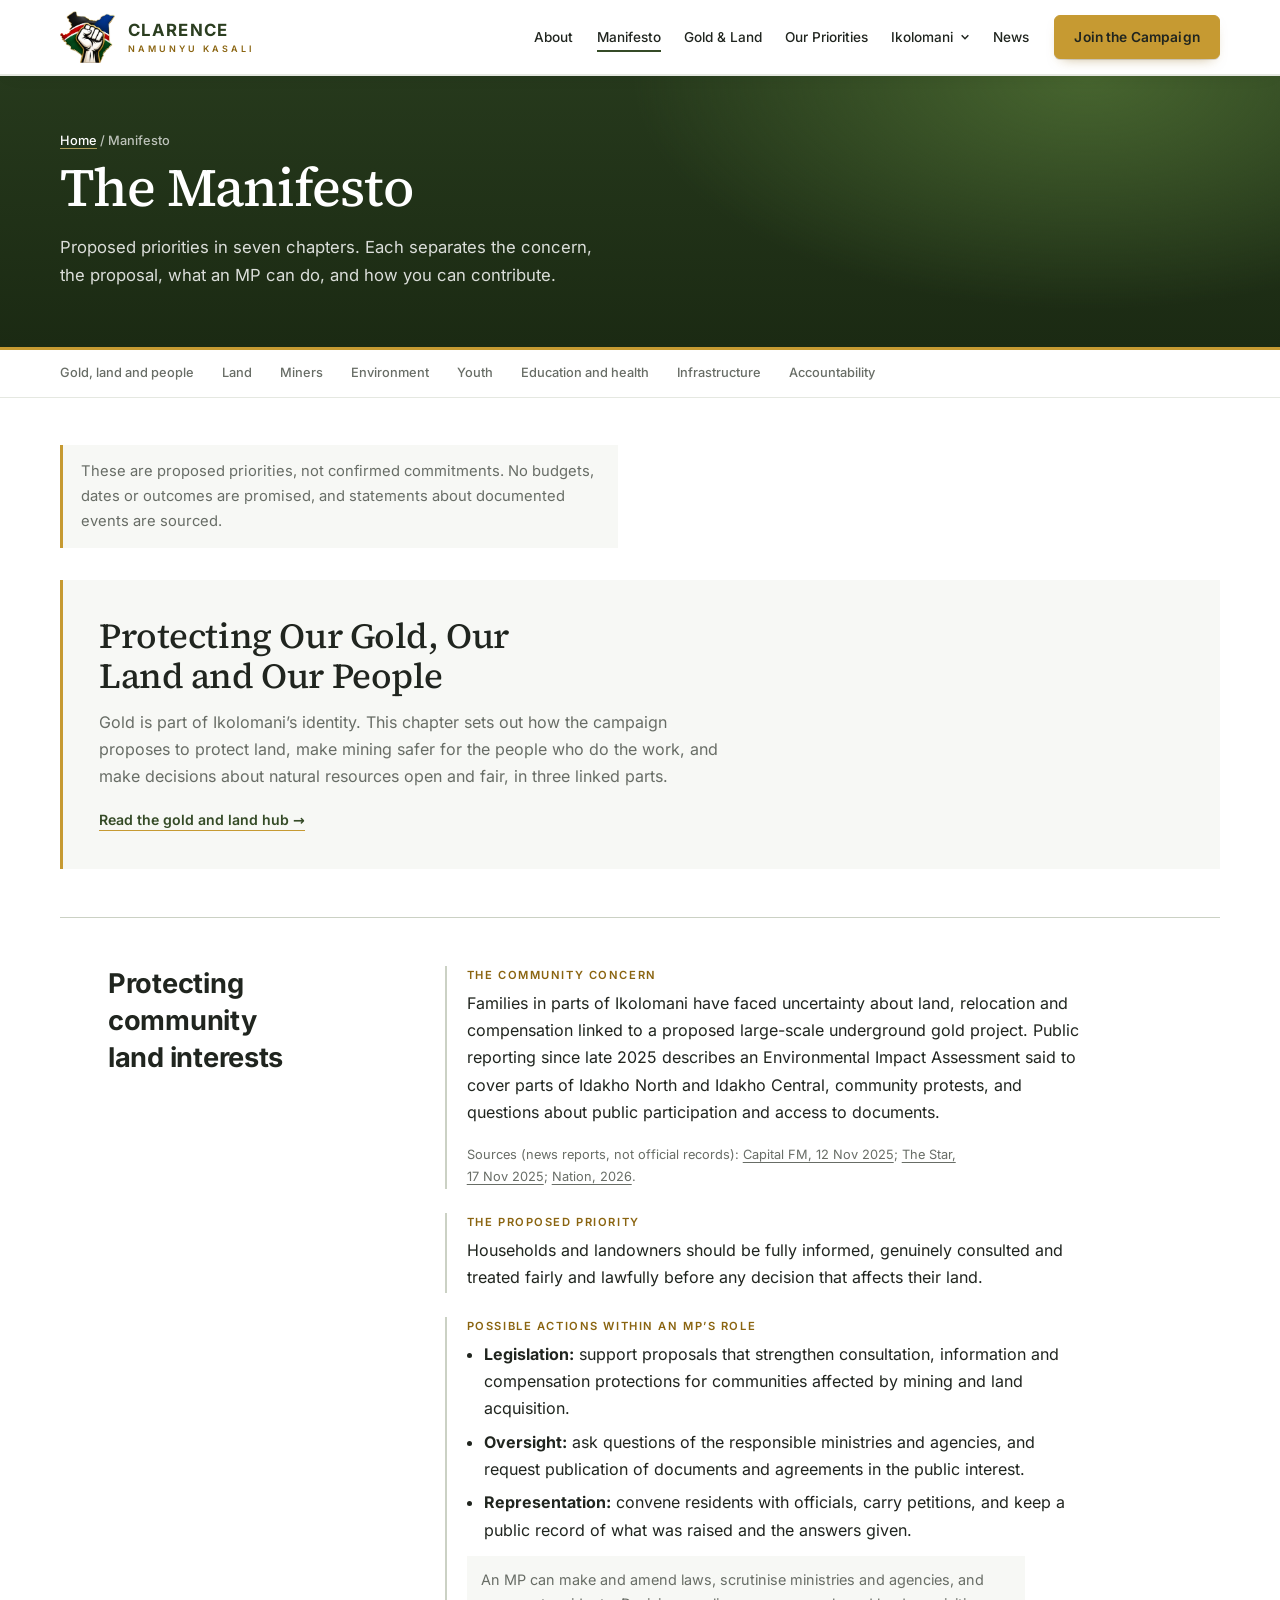
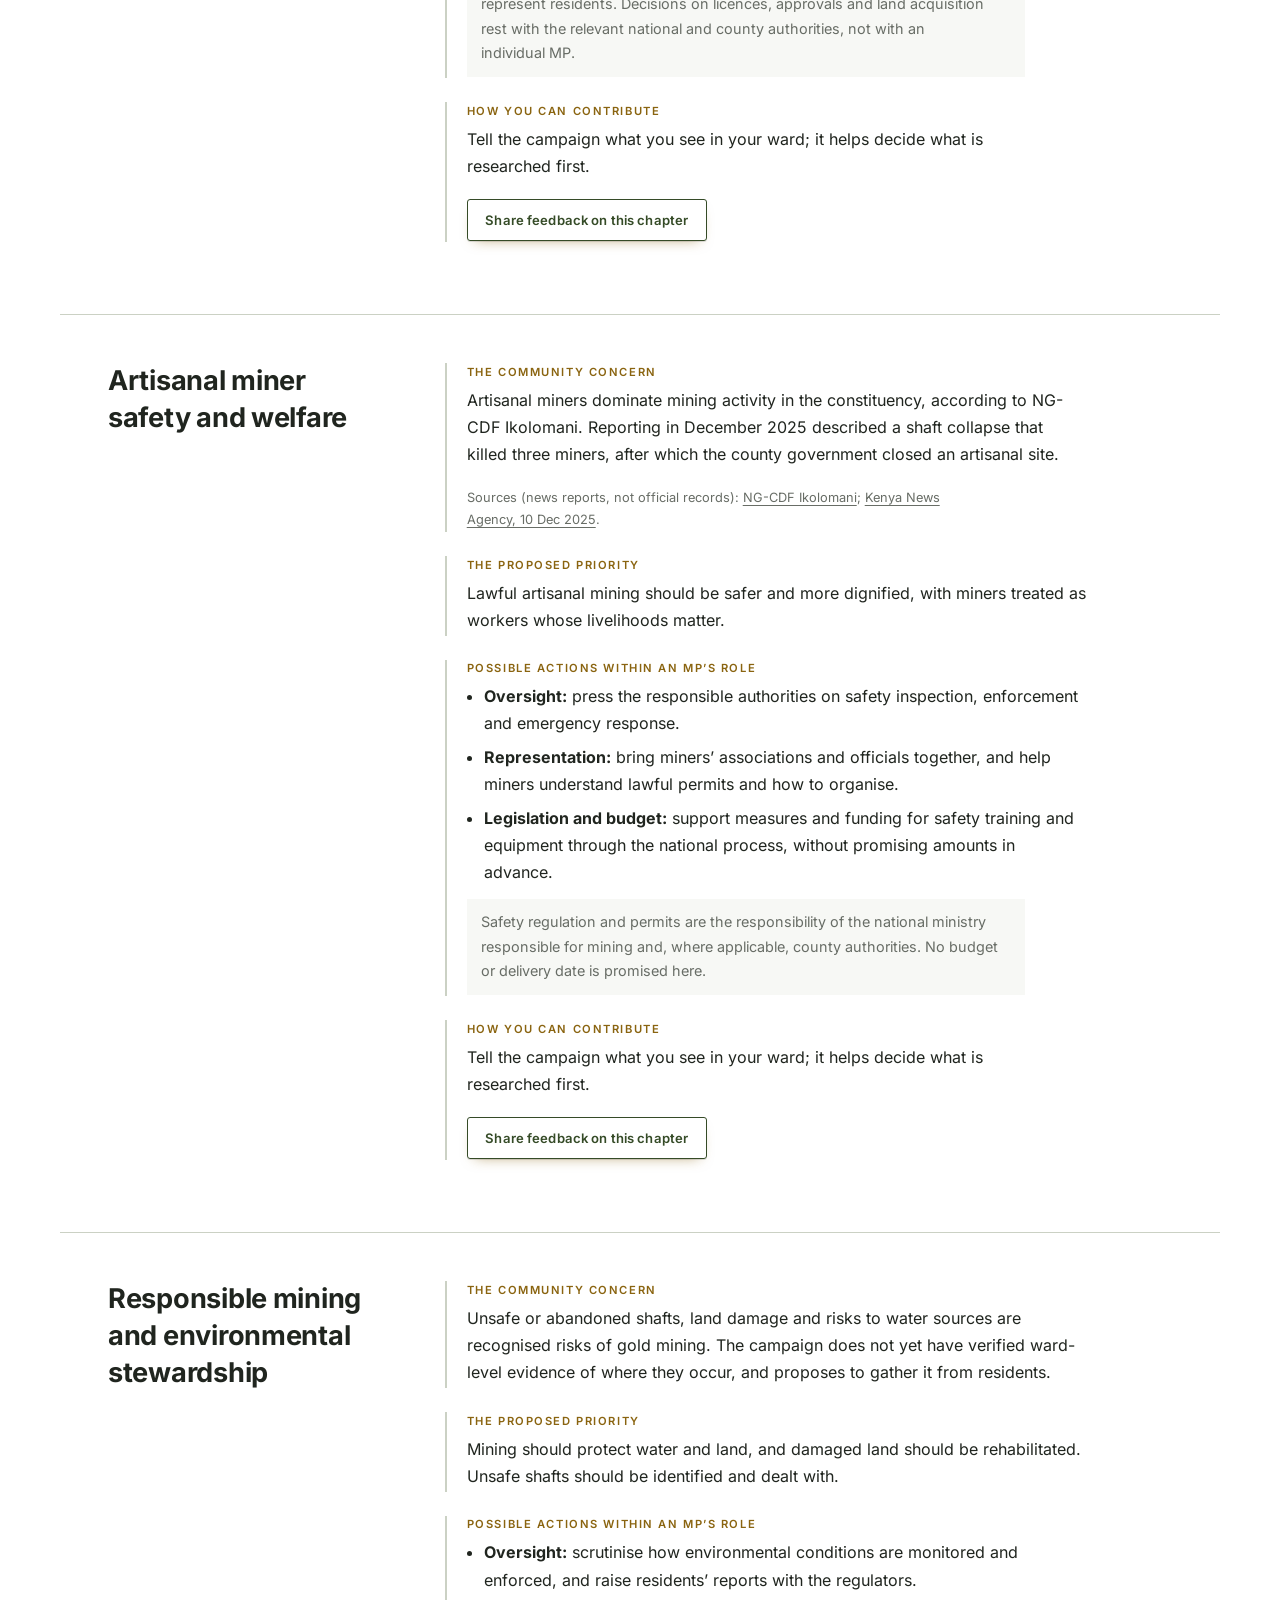
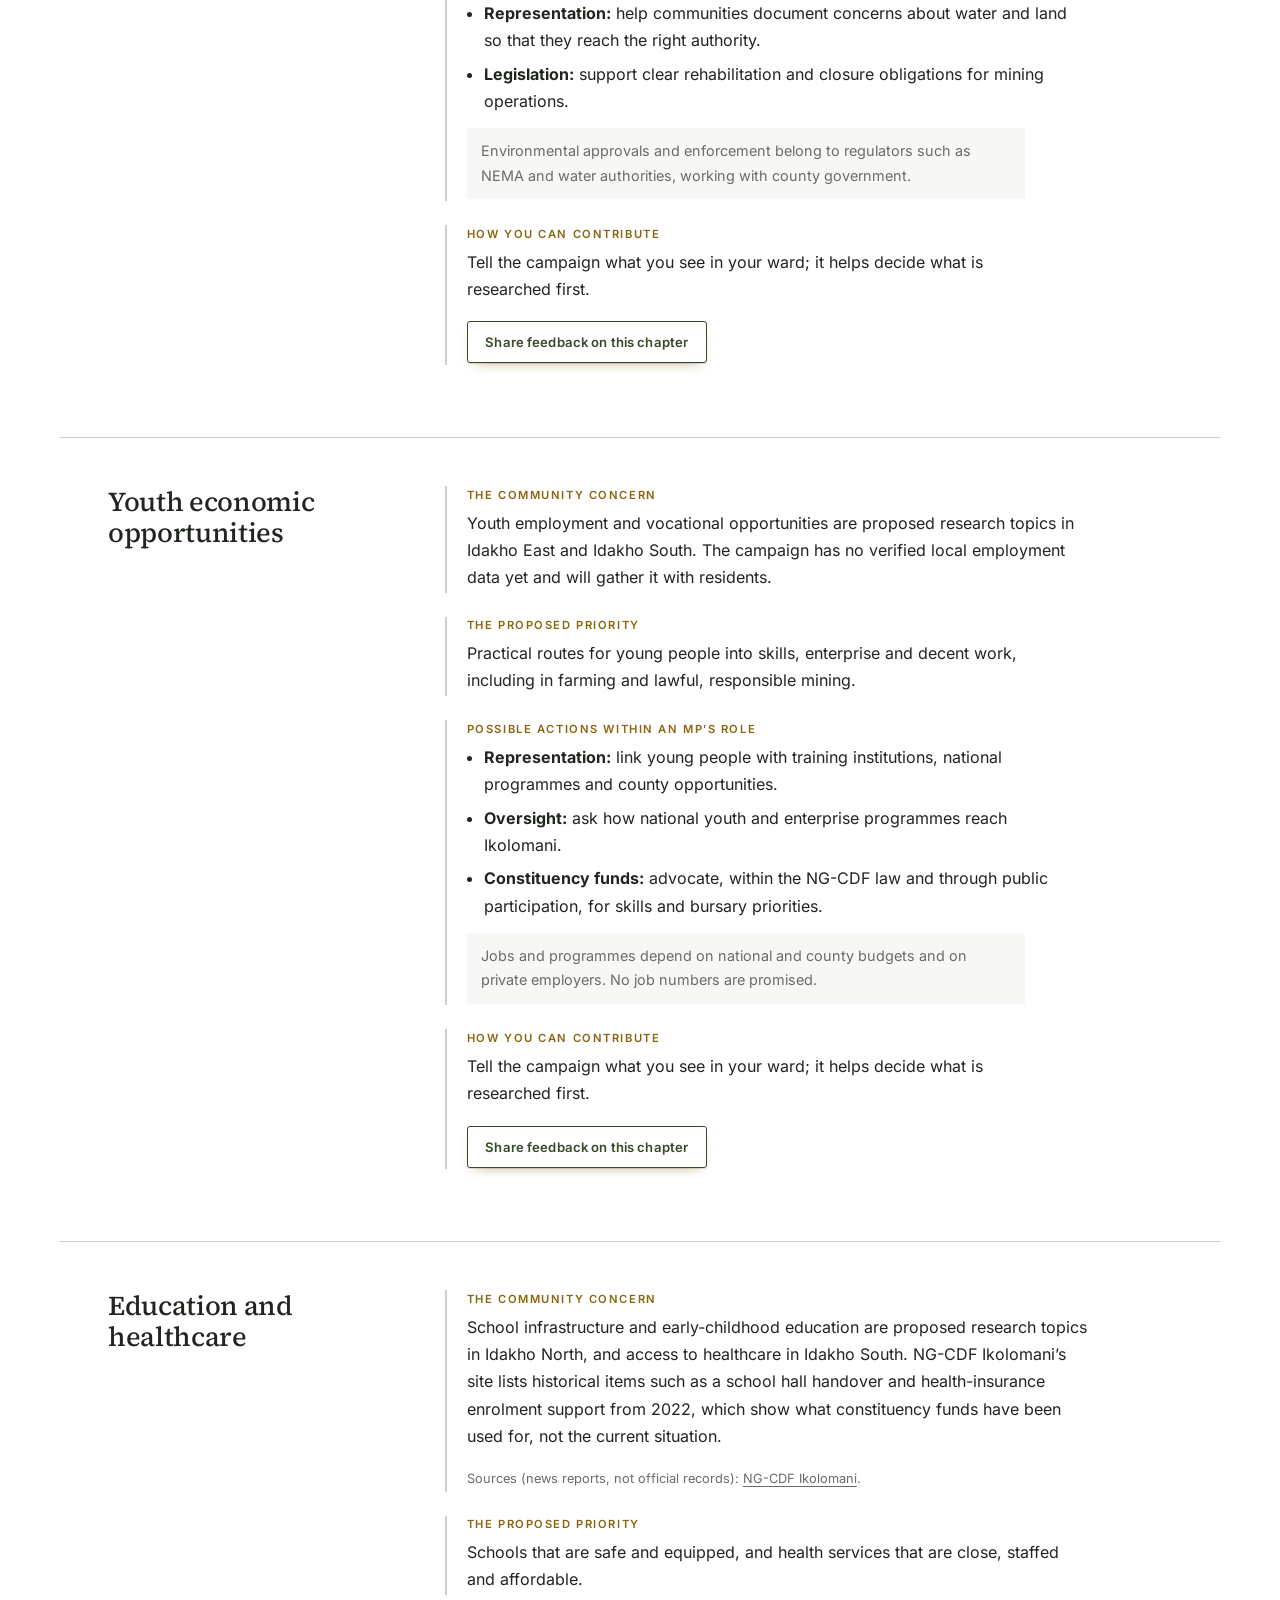
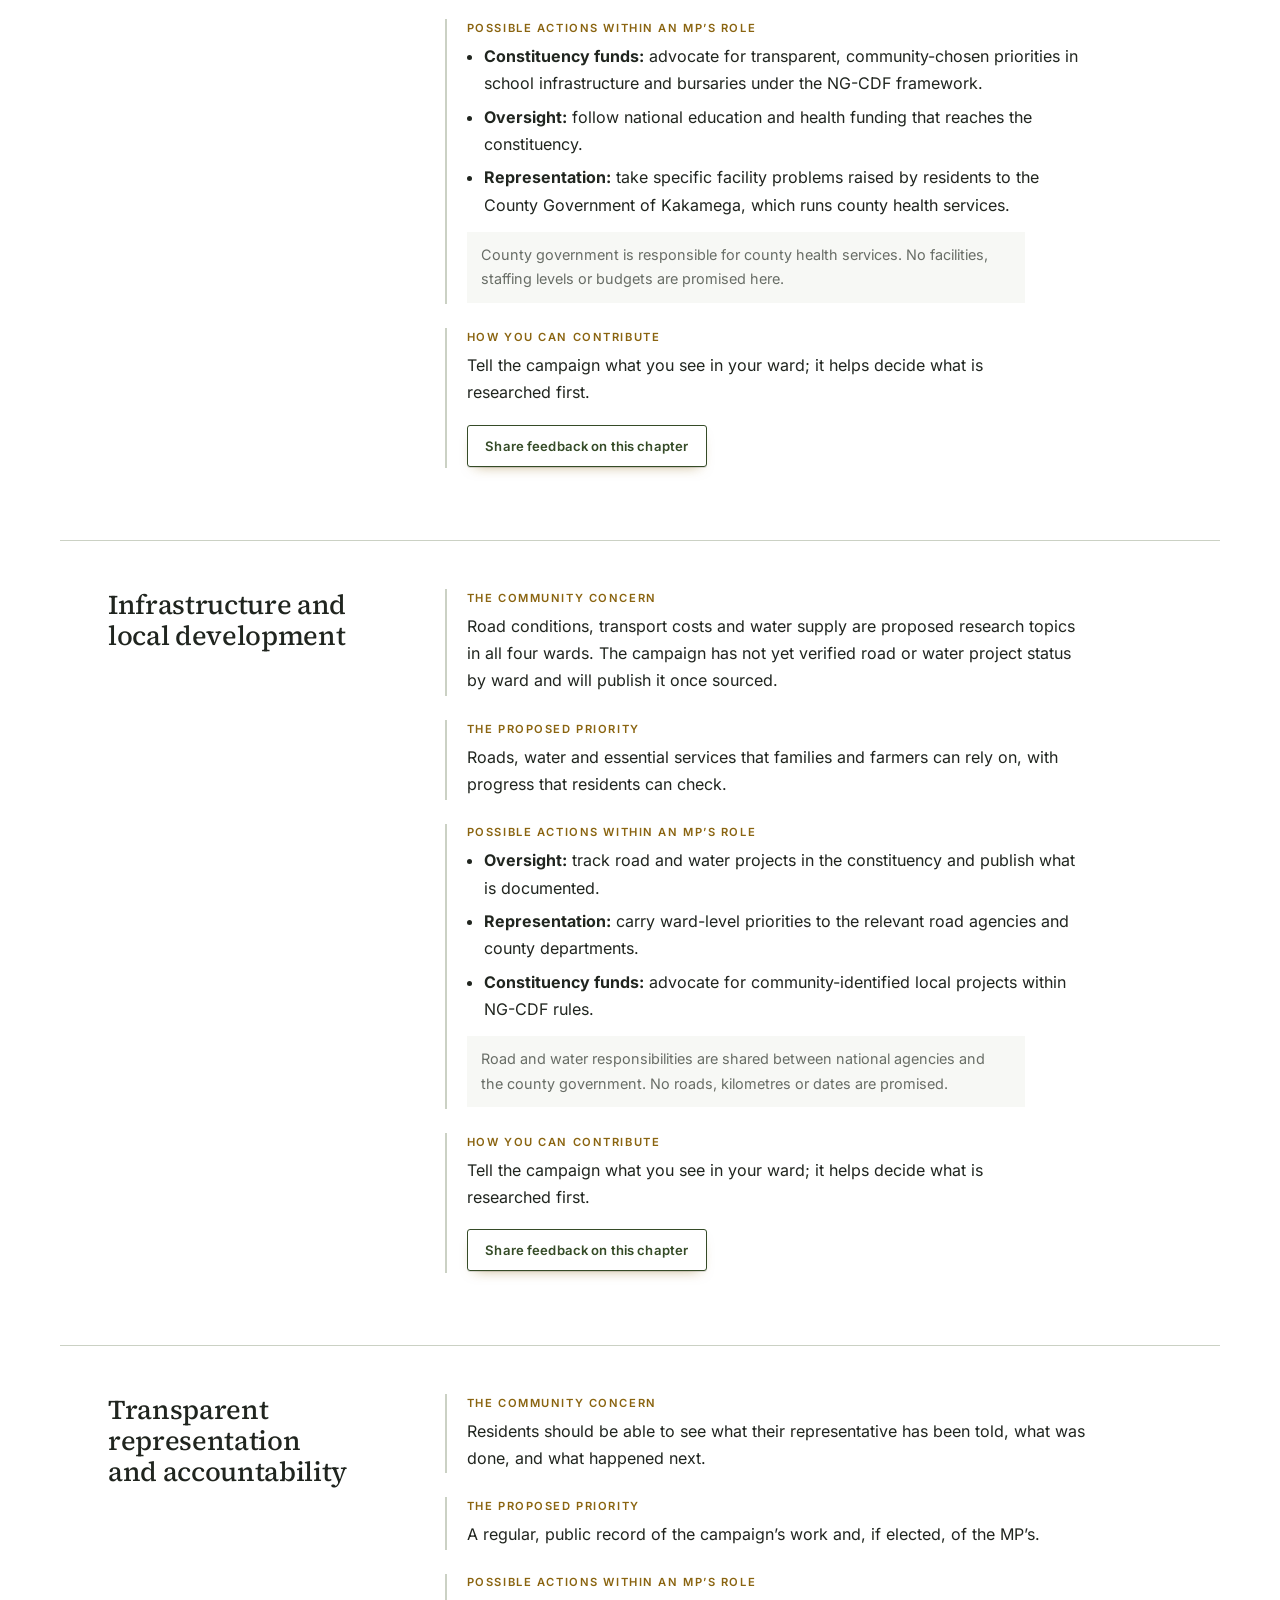
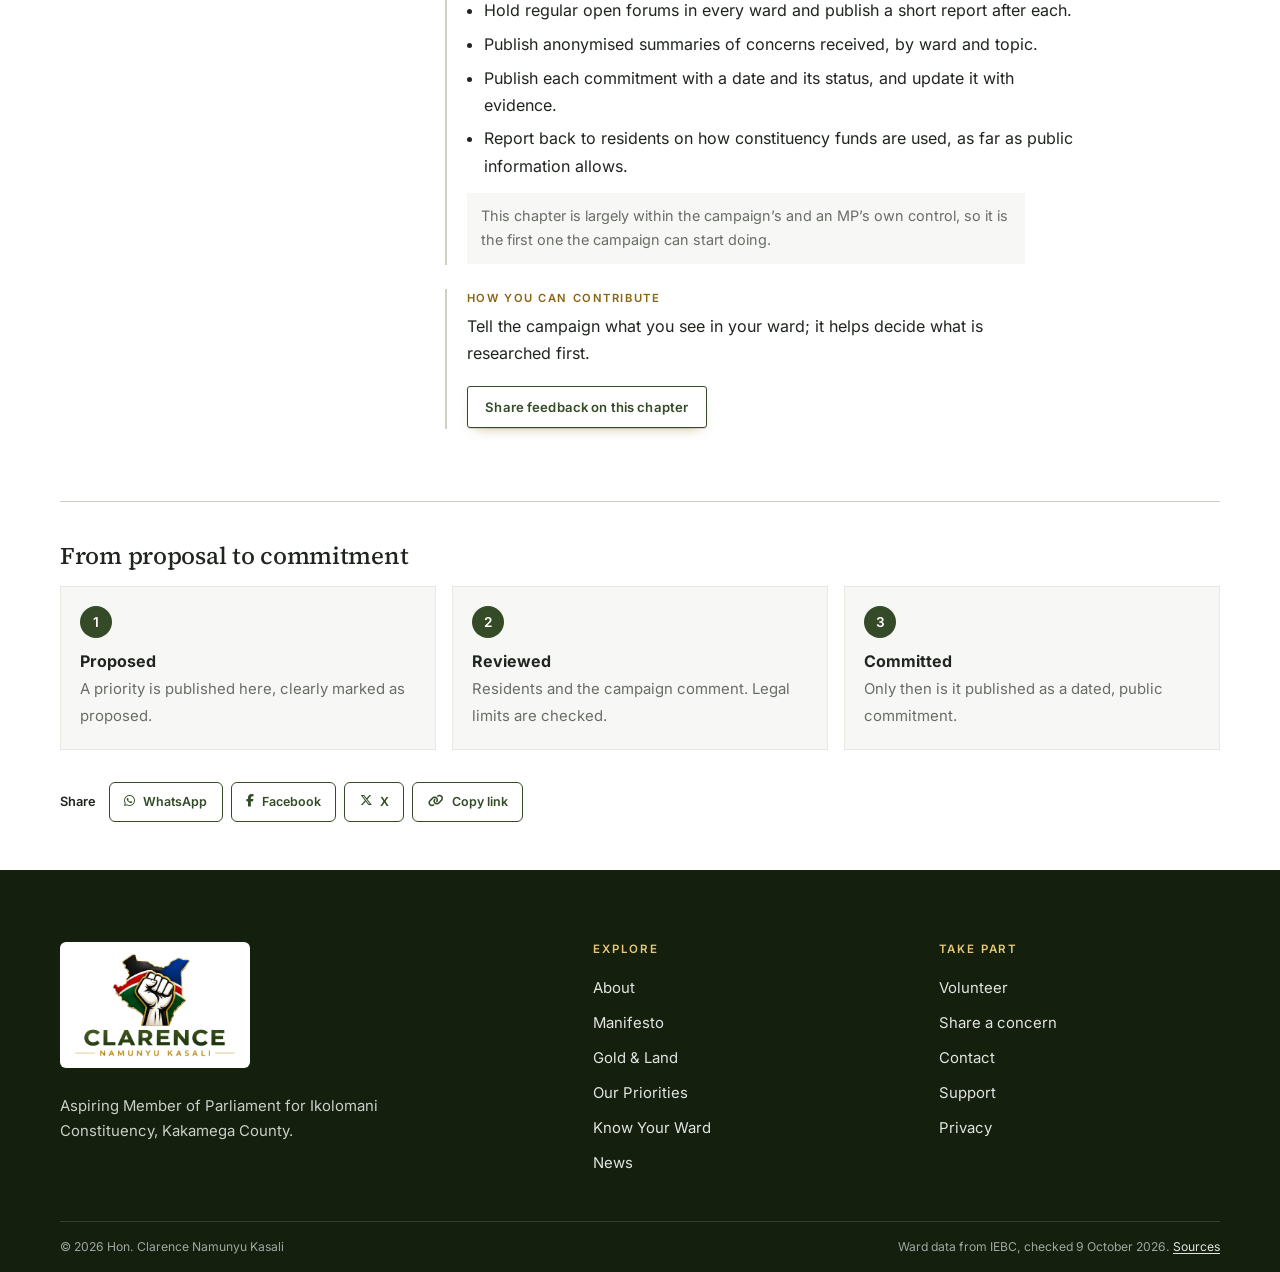
<file: manifesto.html>
<!DOCTYPE html>
<html lang="en"><head><meta charset="utf-8"><meta name="viewport" content="width=device-width, initial-scale=1">
<title>The Manifesto | Hon. Clarence Namunyu Kasali, Ikolomani 2027</title><meta name="description" content="Proposed priorities of Hon. Clarence Namunyu Kasali for Ikolomani: protecting gold, land and people, miner safety, youth, education, health, infrastructure and accountability."><link rel="canonical" href="https://CAMPAIGN-DOMAIN.example/manifesto.html"><meta name="robots" content="index, follow"><meta name="theme-color" content="#FFFFFF">
<meta property="og:type" content="website"><meta property="og:site_name" content="Hon. Clarence Namunyu Kasali for Ikolomani"><meta property="og:locale" content="en_KE"><meta property="og:title" content="The Manifesto | Hon. Clarence Namunyu Kasali, Ikolomani 2027"><meta property="og:description" content="Proposed priorities of Hon. Clarence Namunyu Kasali for Ikolomani: protecting gold, land and people, miner safety, youth, education, health, infrastructure and accountability."><meta property="og:url" content="https://CAMPAIGN-DOMAIN.example/manifesto.html"><meta property="og:image" content="https://CAMPAIGN-DOMAIN.example/img/og-image.jpg"><meta property="og:image:width" content="1200"><meta property="og:image:height" content="630"><meta property="og:image:alt" content="Hon. Clarence Namunyu Kasali, aspiring Member of Parliament for Ikolomani, 2027. Sovereign Power Belongs to the People.">
<meta name="twitter:card" content="summary_large_image"><meta name="twitter:title" content="The Manifesto | Hon. Clarence Namunyu Kasali, Ikolomani 2027"><meta name="twitter:description" content="Proposed priorities of Hon. Clarence Namunyu Kasali for Ikolomani: protecting gold, land and people, miner safety, youth, education, health, infrastructure and accountability."><meta name="twitter:image" content="https://CAMPAIGN-DOMAIN.example/img/og-image.jpg">
<link rel="icon" href="assets/images/brand/favicon.svg" type="image/svg+xml"><link rel="icon" href="favicon.ico" sizes="48x48"><link rel="icon" href="favicon-32.png" type="image/png" sizes="32x32"><link rel="icon" href="icon-192.png" type="image/png" sizes="192x192"><link rel="apple-touch-icon" href="apple-touch-icon.png"><link rel="manifest" href="site.webmanifest">
<link rel="preload" href="fonts/inter-var.woff2" as="font" type="font/woff2" crossorigin><link rel="preload" href="fonts/source-serif-4-var.woff2" as="font" type="font/woff2" crossorigin>
<link rel="stylesheet" href="https://cdnjs.cloudflare.com/ajax/libs/font-awesome/6.5.2/css/all.min.css" crossorigin="anonymous" referrerpolicy="no-referrer">
<link rel="stylesheet" href="css/main.css?v=8"><script type="application/ld+json">{"@context": "https://schema.org", "@type": "WebSite", "name": "Hon. Clarence Namunyu Kasali for Ikolomani", "url": "https://CAMPAIGN-DOMAIN.example/", "inLanguage": "en"}</script></head>
<body><a class="skip" href="#main">Skip to main content</a><div class="progress" aria-hidden="true"></div>
<header class="site-header"><div class="wrap hd">
<a class="brand" href="index.html" aria-label="Clarence Namunyu Kasali, Ikolomani MP campaign. Home"><img class="brand-mark" src="assets/images/brand/logo-mark-160.webp" srcset="assets/images/brand/logo-mark-160.webp 1x, assets/images/brand/logo-mark-320.webp 2x" width="160" height="151" alt="" decoding="async"><span class="brand-t"><strong>Clarence</strong><small>Namunyu Kasali</small></span></a>
<nav class="nav" id="site-nav" aria-label="Main"><ul>
<li><a href="about.html">About</a></li>
<li><a href="manifesto.html" aria-current="page">Manifesto</a></li>
<li><a href="gold-land-mining.html">Gold &amp; Land</a></li>
<li><a href="projects.html">Our Priorities</a></li>
<li class="has-sub"><button class="sub-btn" type="button" aria-expanded="false" aria-controls="sub-ik">Ikolomani <svg viewBox="0 0 12 12" aria-hidden="true"><path d="M2 4l4 4 4-4" fill="none" stroke="currentColor" stroke-width="1.8"/></svg></button><ul class="sub" id="sub-ik"><li><a href="wards.html">Know Your Ward</a></li><li><a href="dashboard.html">Development Dashboard</a></li><li><a href="community.html">Community Engagement</a></li></ul></li>
<li><a href="updates.html">News</a></li></ul>
<a class="btn" href="volunteer.html">Join the Campaign</a></nav>
<button class="menu-btn" type="button" aria-expanded="false" aria-controls="site-nav" aria-label="Open menu"><svg class="b" viewBox="0 0 18 18" aria-hidden="true"><path d="M2 4h14M2 9h14M2 14h14" stroke="currentColor" stroke-width="2" fill="none"/></svg><svg class="x" viewBox="0 0 18 18" aria-hidden="true"><path d="M3 3l12 12M15 3L3 15" stroke="currentColor" stroke-width="2" fill="none"/></svg><span>Menu</span></button>
</div></header>
<main id="main">
<section class="phead"><div class="wrap phead-g"><div><p class="crumbs"><a href="index.html">Home</a> / Manifesto</p><h1>The Manifesto</h1><p class="lead">Proposed priorities in seven chapters. Each separates the concern, the proposal, what an MP can do, and how you can contribute.</p></div></div></section>
<nav class="toc" aria-label="Manifesto chapters"><div class="wrap"><ol><li><a href="#gold-land-people">Gold, land and people</a></li><li><a href="#land">Land</a></li><li><a href="#miners">Miners</a></li><li><a href="#environment">Environment</a></li><li><a href="#youth">Youth</a></li><li><a href="#education-healthcare">Education and health</a></li><li><a href="#infrastructure">Infrastructure</a></li><li><a href="#transparency">Accountability</a></li></ol></div></nav>
<div id="manifesto-body" class="wrap" style="padding-top:clamp(2rem,4vw,3rem);padding-bottom:clamp(2rem,4vw,3rem)">
<p class="note" style="margin-bottom:2rem">These are proposed priorities, not confirmed commitments. No budgets, dates or outcomes are promised, and statements about documented events are sourced.</p>
<div class="flag" id="gold-land-people" role="region" aria-labelledby="glp-h"><h2 id="glp-h">Protecting Our Gold, Our Land and Our People</h2>
<p>Gold is part of Ikolomani&rsquo;s identity. This chapter sets out how the campaign proposes to protect land, make mining safer for the people who do the work, and make decisions about natural resources open and fair, in three linked parts.</p><a class="link" href="gold-land-mining.html">Read the gold and land hub</a></div>
<section id="land" aria-labelledby="land-h"><div class="wrap chapter"><h3 class="ch-t" id="land-h">Protecting community land interests</h3>
<div class="ch-body">
<div><h4>The community concern</h4><p>Families in parts of Ikolomani have faced uncertainty about land, relocation and compensation linked to a proposed large-scale underground gold project. Public reporting since late 2025 describes an Environmental Impact Assessment said to cover parts of Idakho North and Idakho Central, community protests, and questions about public participation and access to documents.</p><p class="srcs">Sources (news reports, not official records): <a href="https://www.capitalfm.co.ke/business/2025/11/state-to-earn-sh607mn-in-royalties-after-uk-firm-finds-sh680bn-gold-in-kakamega/" rel="noopener">Capital FM, 12 Nov 2025</a>; <a href="https://www.the-star.co.ke/counties/western/2025-11-17-leaders-raise-concerns-over-proposed-gold-mining-in-ikolomani" rel="noopener">The Star, 17 Nov 2025</a>; <a href="https://nation.africa/kenya/news/golden-curse-senate-intervenes-in-kakamega-gold-mining-dispute-5500982" rel="noopener">Nation, 2026</a>.</p></div>
<div><h4>The proposed priority</h4><p>Households and landowners should be fully informed, genuinely consulted and treated fairly and lawfully before any decision that affects their land.</p></div>
<div><h4>Possible actions within an MP&rsquo;s role</h4><ul><li><strong>Legislation:</strong> support proposals that strengthen consultation, information and compensation protections for communities affected by mining and land acquisition.</li><li><strong>Oversight:</strong> ask questions of the responsible ministries and agencies, and request publication of documents and agreements in the public interest.</li><li><strong>Representation:</strong> convene residents with officials, carry petitions, and keep a public record of what was raised and the answers given.</li></ul><p class="limit">An MP can make and amend laws, scrutinise ministries and agencies, and represent residents. Decisions on licences, approvals and land acquisition rest with the relevant national and county authorities, not with an individual MP.</p></div>
<div><h4>How you can contribute</h4><p>Tell the campaign what you see in your ward; it helps decide what is researched first.</p><a class="btn btn--sm" href="community.html?category=land#form">Share feedback on this chapter</a></div>
</div></div></section><section id="miners" aria-labelledby="miners-h"><div class="wrap chapter"><h3 class="ch-t" id="miners-h">Artisanal miner safety and welfare</h3>
<div class="ch-body">
<div><h4>The community concern</h4><p>Artisanal miners dominate mining activity in the constituency, according to NG-CDF Ikolomani. Reporting in December 2025 described a shaft collapse that killed three miners, after which the county government closed an artisanal site.</p><p class="srcs">Sources (news reports, not official records): <a href="https://ikolomani.ngcdf.go.ke/about-us/" rel="noopener">NG-CDF Ikolomani</a>; <a href="https://www.kenyanews.go.ke/government-promises-a-win-win-outcome-for-ikolomani-gold-mine-residents/" rel="noopener">Kenya News Agency, 10 Dec 2025</a>.</p></div>
<div><h4>The proposed priority</h4><p>Lawful artisanal mining should be safer and more dignified, with miners treated as workers whose livelihoods matter.</p></div>
<div><h4>Possible actions within an MP&rsquo;s role</h4><ul><li><strong>Oversight:</strong> press the responsible authorities on safety inspection, enforcement and emergency response.</li><li><strong>Representation:</strong> bring miners&rsquo; associations and officials together, and help miners understand lawful permits and how to organise.</li><li><strong>Legislation and budget:</strong> support measures and funding for safety training and equipment through the national process, without promising amounts in advance.</li></ul><p class="limit">Safety regulation and permits are the responsibility of the national ministry responsible for mining and, where applicable, county authorities. No budget or delivery date is promised here.</p></div>
<div><h4>How you can contribute</h4><p>Tell the campaign what you see in your ward; it helps decide what is researched first.</p><a class="btn btn--sm" href="community.html?category=gold#form">Share feedback on this chapter</a></div>
</div></div></section><section id="environment" aria-labelledby="environment-h"><div class="wrap chapter"><h3 class="ch-t" id="environment-h">Responsible mining and environmental stewardship</h3>
<div class="ch-body">
<div><h4>The community concern</h4><p>Unsafe or abandoned shafts, land damage and risks to water sources are recognised risks of gold mining. The campaign does not yet have verified ward-level evidence of where they occur, and proposes to gather it from residents.</p></div>
<div><h4>The proposed priority</h4><p>Mining should protect water and land, and damaged land should be rehabilitated. Unsafe shafts should be identified and dealt with.</p></div>
<div><h4>Possible actions within an MP&rsquo;s role</h4><ul><li><strong>Oversight:</strong> scrutinise how environmental conditions are monitored and enforced, and raise residents&rsquo; reports with the regulators.</li><li><strong>Representation:</strong> help communities document concerns about water and land so that they reach the right authority.</li><li><strong>Legislation:</strong> support clear rehabilitation and closure obligations for mining operations.</li></ul><p class="limit">Environmental approvals and enforcement belong to regulators such as NEMA and water authorities, working with county government.</p></div>
<div><h4>How you can contribute</h4><p>Tell the campaign what you see in your ward; it helps decide what is researched first.</p><a class="btn btn--sm" href="community.html?category=water#form">Share feedback on this chapter</a></div>
</div></div></section><section id="youth" aria-labelledby="youth-h"><div class="wrap chapter"><h2 class="ch-t" id="youth-h">Youth economic opportunities</h2>
<div class="ch-body">
<div><h4>The community concern</h4><p>Youth employment and vocational opportunities are proposed research topics in Idakho East and Idakho South. The campaign has no verified local employment data yet and will gather it with residents.</p></div>
<div><h4>The proposed priority</h4><p>Practical routes for young people into skills, enterprise and decent work, including in farming and lawful, responsible mining.</p></div>
<div><h4>Possible actions within an MP&rsquo;s role</h4><ul><li><strong>Representation:</strong> link young people with training institutions, national programmes and county opportunities.</li><li><strong>Oversight:</strong> ask how national youth and enterprise programmes reach Ikolomani.</li><li><strong>Constituency funds:</strong> advocate, within the NG-CDF law and through public participation, for skills and bursary priorities.</li></ul><p class="limit">Jobs and programmes depend on national and county budgets and on private employers. No job numbers are promised.</p></div>
<div><h4>How you can contribute</h4><p>Tell the campaign what you see in your ward; it helps decide what is researched first.</p><a class="btn btn--sm" href="community.html?category=youth#form">Share feedback on this chapter</a></div>
</div></div></section><section id="education-healthcare" aria-labelledby="education-healthcare-h"><div class="wrap chapter"><h2 class="ch-t" id="education-healthcare-h">Education and healthcare</h2>
<div class="ch-body">
<div><h4>The community concern</h4><p>School infrastructure and early-childhood education are proposed research topics in Idakho North, and access to healthcare in Idakho South. NG-CDF Ikolomani&rsquo;s site lists historical items such as a school hall handover and health-insurance enrolment support from 2022, which show what constituency funds have been used for, not the current situation.</p><p class="srcs">Sources (news reports, not official records): <a href="https://ikolomani.ngcdf.go.ke/about-us/" rel="noopener">NG-CDF Ikolomani</a>.</p></div>
<div><h4>The proposed priority</h4><p>Schools that are safe and equipped, and health services that are close, staffed and affordable.</p></div>
<div><h4>Possible actions within an MP&rsquo;s role</h4><ul><li><strong>Constituency funds:</strong> advocate for transparent, community-chosen priorities in school infrastructure and bursaries under the NG-CDF framework.</li><li><strong>Oversight:</strong> follow national education and health funding that reaches the constituency.</li><li><strong>Representation:</strong> take specific facility problems raised by residents to the County Government of Kakamega, which runs county health services.</li></ul><p class="limit">County government is responsible for county health services. No facilities, staffing levels or budgets are promised here.</p></div>
<div><h4>How you can contribute</h4><p>Tell the campaign what you see in your ward; it helps decide what is researched first.</p><a class="btn btn--sm" href="community.html?category=education#form">Share feedback on this chapter</a></div>
</div></div></section><section id="infrastructure" aria-labelledby="infrastructure-h"><div class="wrap chapter"><h2 class="ch-t" id="infrastructure-h">Infrastructure and local development</h2>
<div class="ch-body">
<div><h4>The community concern</h4><p>Road conditions, transport costs and water supply are proposed research topics in all four wards. The campaign has not yet verified road or water project status by ward and will publish it once sourced.</p></div>
<div><h4>The proposed priority</h4><p>Roads, water and essential services that families and farmers can rely on, with progress that residents can check.</p></div>
<div><h4>Possible actions within an MP&rsquo;s role</h4><ul><li><strong>Oversight:</strong> track road and water projects in the constituency and publish what is documented.</li><li><strong>Representation:</strong> carry ward-level priorities to the relevant road agencies and county departments.</li><li><strong>Constituency funds:</strong> advocate for community-identified local projects within NG-CDF rules.</li></ul><p class="limit">Road and water responsibilities are shared between national agencies and the county government. No roads, kilometres or dates are promised.</p></div>
<div><h4>How you can contribute</h4><p>Tell the campaign what you see in your ward; it helps decide what is researched first.</p><a class="btn btn--sm" href="community.html?category=roads#form">Share feedback on this chapter</a></div>
</div></div></section><section id="transparency" aria-labelledby="transparency-h"><div class="wrap chapter"><h2 class="ch-t" id="transparency-h">Transparent representation and accountability</h2>
<div class="ch-body">
<div><h4>The community concern</h4><p>Residents should be able to see what their representative has been told, what was done, and what happened next.</p></div>
<div><h4>The proposed priority</h4><p>A regular, public record of the campaign&rsquo;s work and, if elected, of the MP&rsquo;s.</p></div>
<div><h4>Possible actions within an MP&rsquo;s role</h4><ul><li>Hold regular open forums in every ward and publish a short report after each.</li><li>Publish anonymised summaries of concerns received, by ward and topic.</li><li>Publish each commitment with a date and its status, and update it with evidence.</li><li>Report back to residents on how constituency funds are used, as far as public information allows.</li></ul><p class="limit">This chapter is largely within the campaign&rsquo;s and an MP&rsquo;s own control, so it is the first one the campaign can start doing.</p></div>
<div><h4>How you can contribute</h4><p>Tell the campaign what you see in your ward; it helps decide what is researched first.</p><a class="btn btn--sm" href="community.html?category=other#form">Share feedback on this chapter</a></div>
</div></div></section>
<div style="border-top:1px solid var(--line-dk);padding-top:2.5rem"><h2 style="font-size:1.5rem">From proposal to commitment</h2>
<ol class="process"><li><strong>Proposed</strong><span>A priority is published here, clearly marked as proposed.</span></li><li><strong>Reviewed</strong><span>Residents and the campaign comment. Legal limits are checked.</span></li><li><strong>Committed</strong><span>Only then is it published as a dated, public commitment.</span></li></ol>
<div class="share" data-share="The manifesto of Hon. Clarence Namunyu Kasali, Ikolomani 2027" style="margin-top:2rem"></div></div></div></main>
<footer class="site-footer"><div class="wrap"><div class="ft">
<div><a class="ft-logo" href="index.html" aria-label="Clarence Namunyu Kasali, home"><img src="assets/images/brand/logo-full-900.webp" width="900" height="579" alt="Clarence Namunyu Kasali official logo: a raised fist over a map of Kenya in the national colours" loading="lazy" decoding="async"></a><p>Aspiring Member of Parliament for Ikolomani Constituency, Kakamega County.</p><div class="ft-social" data-footer-social></div></div>
<nav aria-label="Footer"><h3>Explore</h3><ul><li><a href="about.html">About</a></li><li><a href="manifesto.html">Manifesto</a></li><li><a href="gold-land-mining.html">Gold &amp; Land</a></li><li><a href="projects.html">Our Priorities</a></li><li><a href="wards.html">Know Your Ward</a></li><li><a href="updates.html">News</a></li></ul></nav>
<div><h3>Take part</h3><ul><li><a href="volunteer.html">Volunteer</a></li><li><a href="community.html">Share a concern</a></li><li><a href="contact.html">Contact</a></li><li><a href="donate.html">Support</a></li><li><a href="privacy.html">Privacy</a></li></ul><ul data-footer-contact style="margin-top:.75rem"></ul></div>
</div><div class="ft-base"><span>&copy; 2026 Hon. Clarence Namunyu Kasali</span><span>Ward data from IEBC, checked <span data-bind="verified-date">9 October 2026</span>. <a href="dashboard.html#sources">Sources</a></span></div></div></footer>
<button class="totop" type="button" aria-label="Back to top" hidden><svg viewBox="0 0 16 16" aria-hidden="true"><path d="M3 10l5-5 5 5" fill="none" stroke="currentColor" stroke-width="1.8"/></svg></button>
<script src="js/config.js" defer></script><script src="js/data.js" defer></script><script src="js/i18n.js" defer></script><script src="js/main.js" defer></script>
</body></html>
</file>
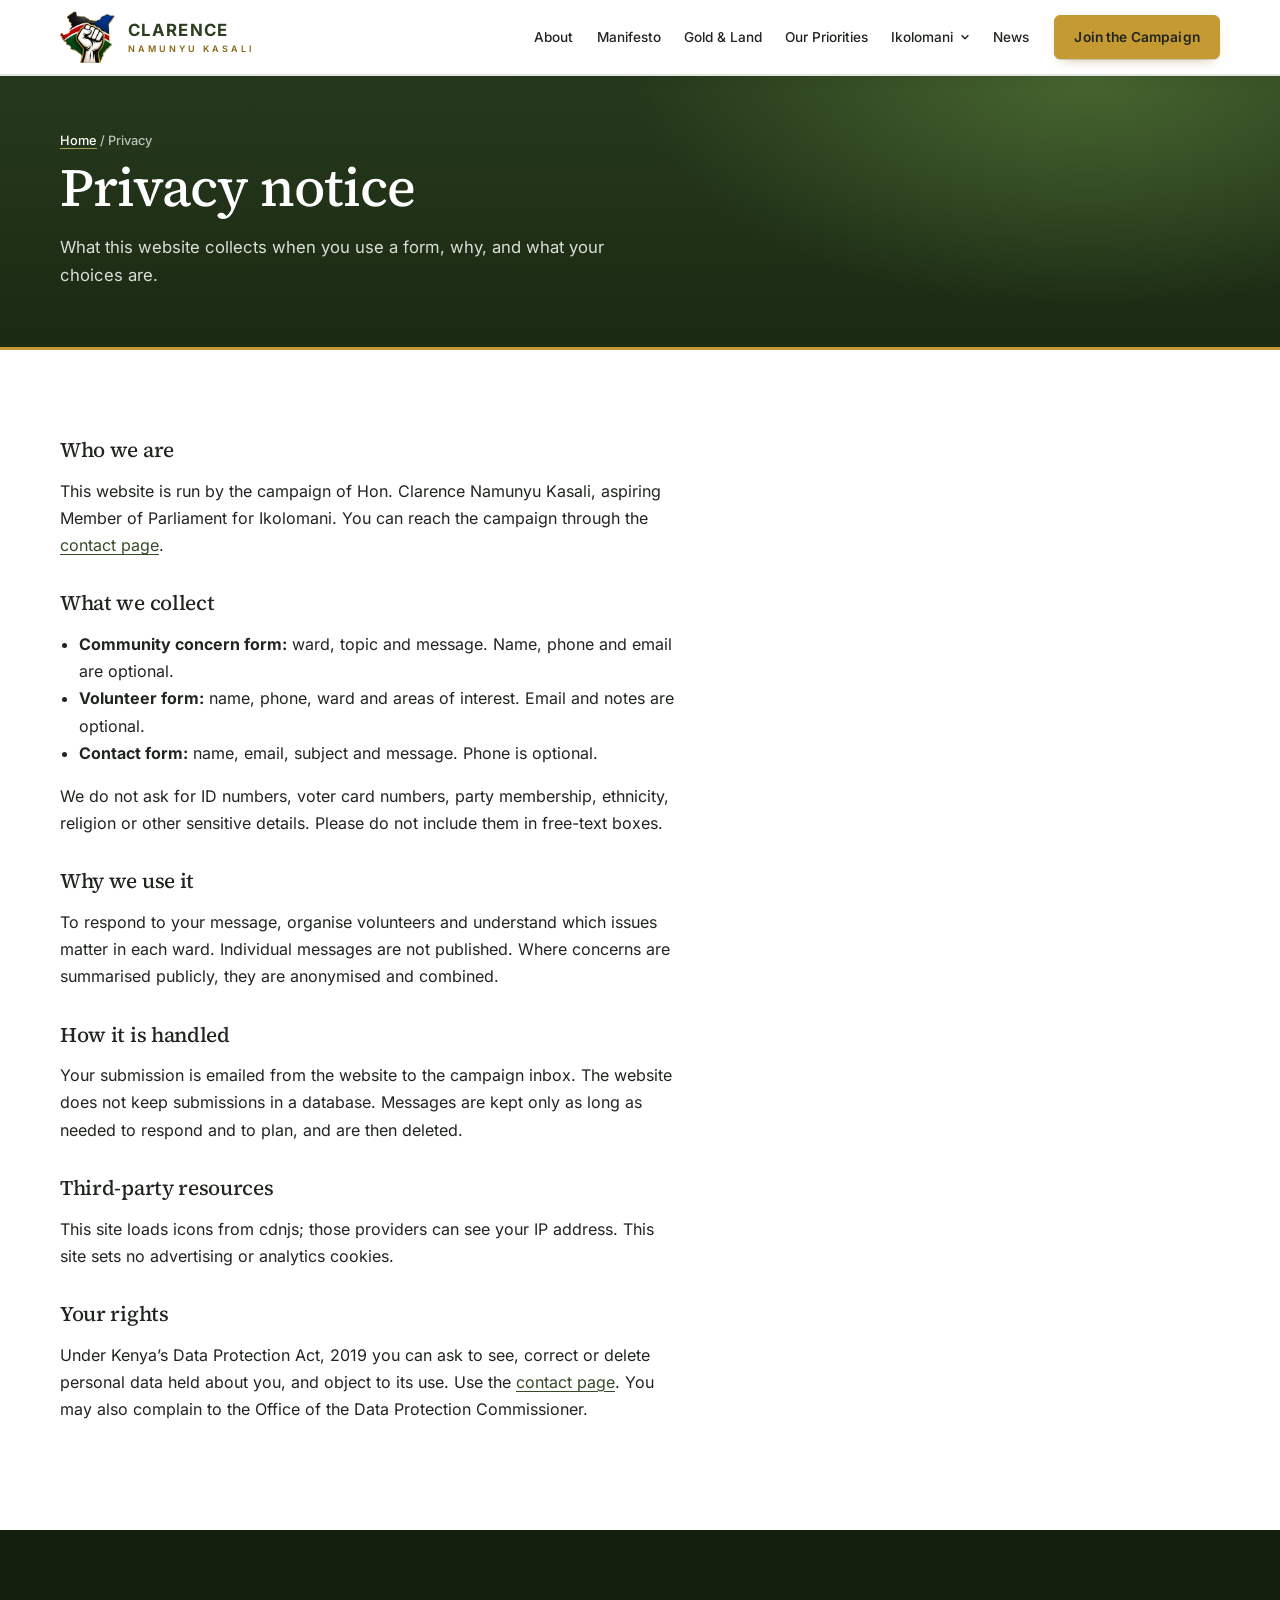
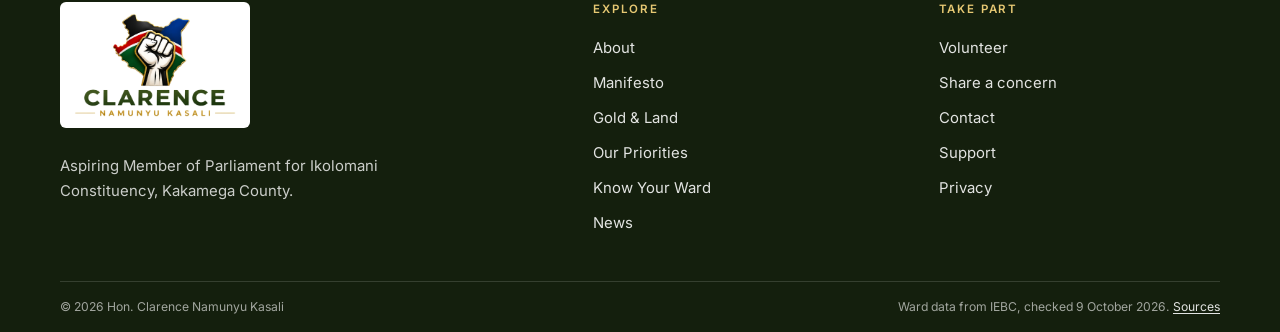
<file: privacy.html>
<!DOCTYPE html>
<html lang="en"><head><meta charset="utf-8"><meta name="viewport" content="width=device-width, initial-scale=1">
<title>Privacy Notice | Hon. Clarence Namunyu Kasali, Ikolomani 2027</title><meta name="description" content="Privacy notice for the Hon. Clarence Namunyu Kasali campaign website: what the forms collect, why, who sees it and your rights."><link rel="canonical" href="https://CAMPAIGN-DOMAIN.example/privacy.html"><meta name="robots" content="index, follow"><meta name="theme-color" content="#FFFFFF">
<meta property="og:type" content="website"><meta property="og:site_name" content="Hon. Clarence Namunyu Kasali for Ikolomani"><meta property="og:locale" content="en_KE"><meta property="og:title" content="Privacy Notice | Hon. Clarence Namunyu Kasali, Ikolomani 2027"><meta property="og:description" content="Privacy notice for the Hon. Clarence Namunyu Kasali campaign website: what the forms collect, why, who sees it and your rights."><meta property="og:url" content="https://CAMPAIGN-DOMAIN.example/privacy.html"><meta property="og:image" content="https://CAMPAIGN-DOMAIN.example/img/og-image.jpg"><meta property="og:image:width" content="1200"><meta property="og:image:height" content="630"><meta property="og:image:alt" content="Hon. Clarence Namunyu Kasali, aspiring Member of Parliament for Ikolomani, 2027. Sovereign Power Belongs to the People.">
<meta name="twitter:card" content="summary_large_image"><meta name="twitter:title" content="Privacy Notice | Hon. Clarence Namunyu Kasali, Ikolomani 2027"><meta name="twitter:description" content="Privacy notice for the Hon. Clarence Namunyu Kasali campaign website: what the forms collect, why, who sees it and your rights."><meta name="twitter:image" content="https://CAMPAIGN-DOMAIN.example/img/og-image.jpg">
<link rel="icon" href="assets/images/brand/favicon.svg" type="image/svg+xml"><link rel="icon" href="favicon.ico" sizes="48x48"><link rel="icon" href="favicon-32.png" type="image/png" sizes="32x32"><link rel="icon" href="icon-192.png" type="image/png" sizes="192x192"><link rel="apple-touch-icon" href="apple-touch-icon.png"><link rel="manifest" href="site.webmanifest">
<link rel="preload" href="fonts/inter-var.woff2" as="font" type="font/woff2" crossorigin><link rel="preload" href="fonts/source-serif-4-var.woff2" as="font" type="font/woff2" crossorigin>
<link rel="stylesheet" href="https://cdnjs.cloudflare.com/ajax/libs/font-awesome/6.5.2/css/all.min.css" crossorigin="anonymous" referrerpolicy="no-referrer">
<link rel="stylesheet" href="css/main.css?v=8"><script type="application/ld+json">{"@context": "https://schema.org", "@type": "WebSite", "name": "Hon. Clarence Namunyu Kasali for Ikolomani", "url": "https://CAMPAIGN-DOMAIN.example/", "inLanguage": "en"}</script></head>
<body><a class="skip" href="#main">Skip to main content</a><div class="progress" aria-hidden="true"></div>
<header class="site-header"><div class="wrap hd">
<a class="brand" href="index.html" aria-label="Clarence Namunyu Kasali, Ikolomani MP campaign. Home"><img class="brand-mark" src="assets/images/brand/logo-mark-160.webp" srcset="assets/images/brand/logo-mark-160.webp 1x, assets/images/brand/logo-mark-320.webp 2x" width="160" height="151" alt="" decoding="async"><span class="brand-t"><strong>Clarence</strong><small>Namunyu Kasali</small></span></a>
<nav class="nav" id="site-nav" aria-label="Main"><ul>
<li><a href="about.html">About</a></li>
<li><a href="manifesto.html">Manifesto</a></li>
<li><a href="gold-land-mining.html">Gold &amp; Land</a></li>
<li><a href="projects.html">Our Priorities</a></li>
<li class="has-sub"><button class="sub-btn" type="button" aria-expanded="false" aria-controls="sub-ik">Ikolomani <svg viewBox="0 0 12 12" aria-hidden="true"><path d="M2 4l4 4 4-4" fill="none" stroke="currentColor" stroke-width="1.8"/></svg></button><ul class="sub" id="sub-ik"><li><a href="wards.html">Know Your Ward</a></li><li><a href="dashboard.html">Development Dashboard</a></li><li><a href="community.html">Community Engagement</a></li></ul></li>
<li><a href="updates.html">News</a></li></ul>
<a class="btn" href="volunteer.html">Join the Campaign</a></nav>
<button class="menu-btn" type="button" aria-expanded="false" aria-controls="site-nav" aria-label="Open menu"><svg class="b" viewBox="0 0 18 18" aria-hidden="true"><path d="M2 4h14M2 9h14M2 14h14" stroke="currentColor" stroke-width="2" fill="none"/></svg><svg class="x" viewBox="0 0 18 18" aria-hidden="true"><path d="M3 3l12 12M15 3L3 15" stroke="currentColor" stroke-width="2" fill="none"/></svg><span>Menu</span></button>
</div></header>
<main id="main">
<section class="phead"><div class="wrap phead-g"><div><p class="crumbs"><a href="index.html">Home</a> / Privacy</p><h1>Privacy notice</h1><p class="lead">What this website collects when you use a form, why, and what your choices are.</p></div></div></section>
<section class="sec"><div class="wrap"><div style="max-width:var(--prose)">
<h2 style="font-size:1.3rem">Who we are</h2><p>This website is run by the campaign of Hon. Clarence Namunyu Kasali, aspiring Member of Parliament for Ikolomani. You can reach the campaign through the <a href="contact.html">contact page</a>.</p>
<h2 style="font-size:1.3rem;margin-top:2rem">What we collect</h2><ul style="padding-left:1.2rem;margin-bottom:1em"><li><strong>Community concern form:</strong> ward, topic and message. Name, phone and email are optional.</li><li><strong>Volunteer form:</strong> name, phone, ward and areas of interest. Email and notes are optional.</li><li><strong>Contact form:</strong> name, email, subject and message. Phone is optional.</li></ul>
<p>We do not ask for ID numbers, voter card numbers, party membership, ethnicity, religion or other sensitive details. Please do not include them in free-text boxes.</p>
<h2 style="font-size:1.3rem;margin-top:2rem">Why we use it</h2><p>To respond to your message, organise volunteers and understand which issues matter in each ward. Individual messages are not published. Where concerns are summarised publicly, they are anonymised and combined.</p>
<h2 style="font-size:1.3rem;margin-top:2rem">How it is handled</h2><p>Your submission is emailed from the website to the campaign inbox. The website does not keep submissions in a database. Messages are kept only as long as needed to respond and to plan, and are then deleted.</p>
<h2 style="font-size:1.3rem;margin-top:2rem">Third-party resources</h2><p>This site loads icons from cdnjs; those providers can see your IP address. This site sets no advertising or analytics cookies.</p>
<h2 style="font-size:1.3rem;margin-top:2rem">Your rights</h2><p>Under Kenya&rsquo;s Data Protection Act, 2019 you can ask to see, correct or delete personal data held about you, and object to its use. Use the <a href="contact.html">contact page</a>. You may also complain to the Office of the Data Protection Commissioner.</p></div></div></section></main>
<footer class="site-footer"><div class="wrap"><div class="ft">
<div><a class="ft-logo" href="index.html" aria-label="Clarence Namunyu Kasali, home"><img src="assets/images/brand/logo-full-900.webp" width="900" height="579" alt="Clarence Namunyu Kasali official logo: a raised fist over a map of Kenya in the national colours" loading="lazy" decoding="async"></a><p>Aspiring Member of Parliament for Ikolomani Constituency, Kakamega County.</p><div class="ft-social" data-footer-social></div></div>
<nav aria-label="Footer"><h3>Explore</h3><ul><li><a href="about.html">About</a></li><li><a href="manifesto.html">Manifesto</a></li><li><a href="gold-land-mining.html">Gold &amp; Land</a></li><li><a href="projects.html">Our Priorities</a></li><li><a href="wards.html">Know Your Ward</a></li><li><a href="updates.html">News</a></li></ul></nav>
<div><h3>Take part</h3><ul><li><a href="volunteer.html">Volunteer</a></li><li><a href="community.html">Share a concern</a></li><li><a href="contact.html">Contact</a></li><li><a href="donate.html">Support</a></li><li><a href="privacy.html">Privacy</a></li></ul><ul data-footer-contact style="margin-top:.75rem"></ul></div>
</div><div class="ft-base"><span>&copy; 2026 Hon. Clarence Namunyu Kasali</span><span>Ward data from IEBC, checked <span data-bind="verified-date">9 October 2026</span>. <a href="dashboard.html#sources">Sources</a></span></div></div></footer>
<button class="totop" type="button" aria-label="Back to top" hidden><svg viewBox="0 0 16 16" aria-hidden="true"><path d="M3 10l5-5 5 5" fill="none" stroke="currentColor" stroke-width="1.8"/></svg></button>
<script src="js/config.js" defer></script><script src="js/data.js" defer></script><script src="js/i18n.js" defer></script><script src="js/main.js" defer></script>
</body></html>
</file>
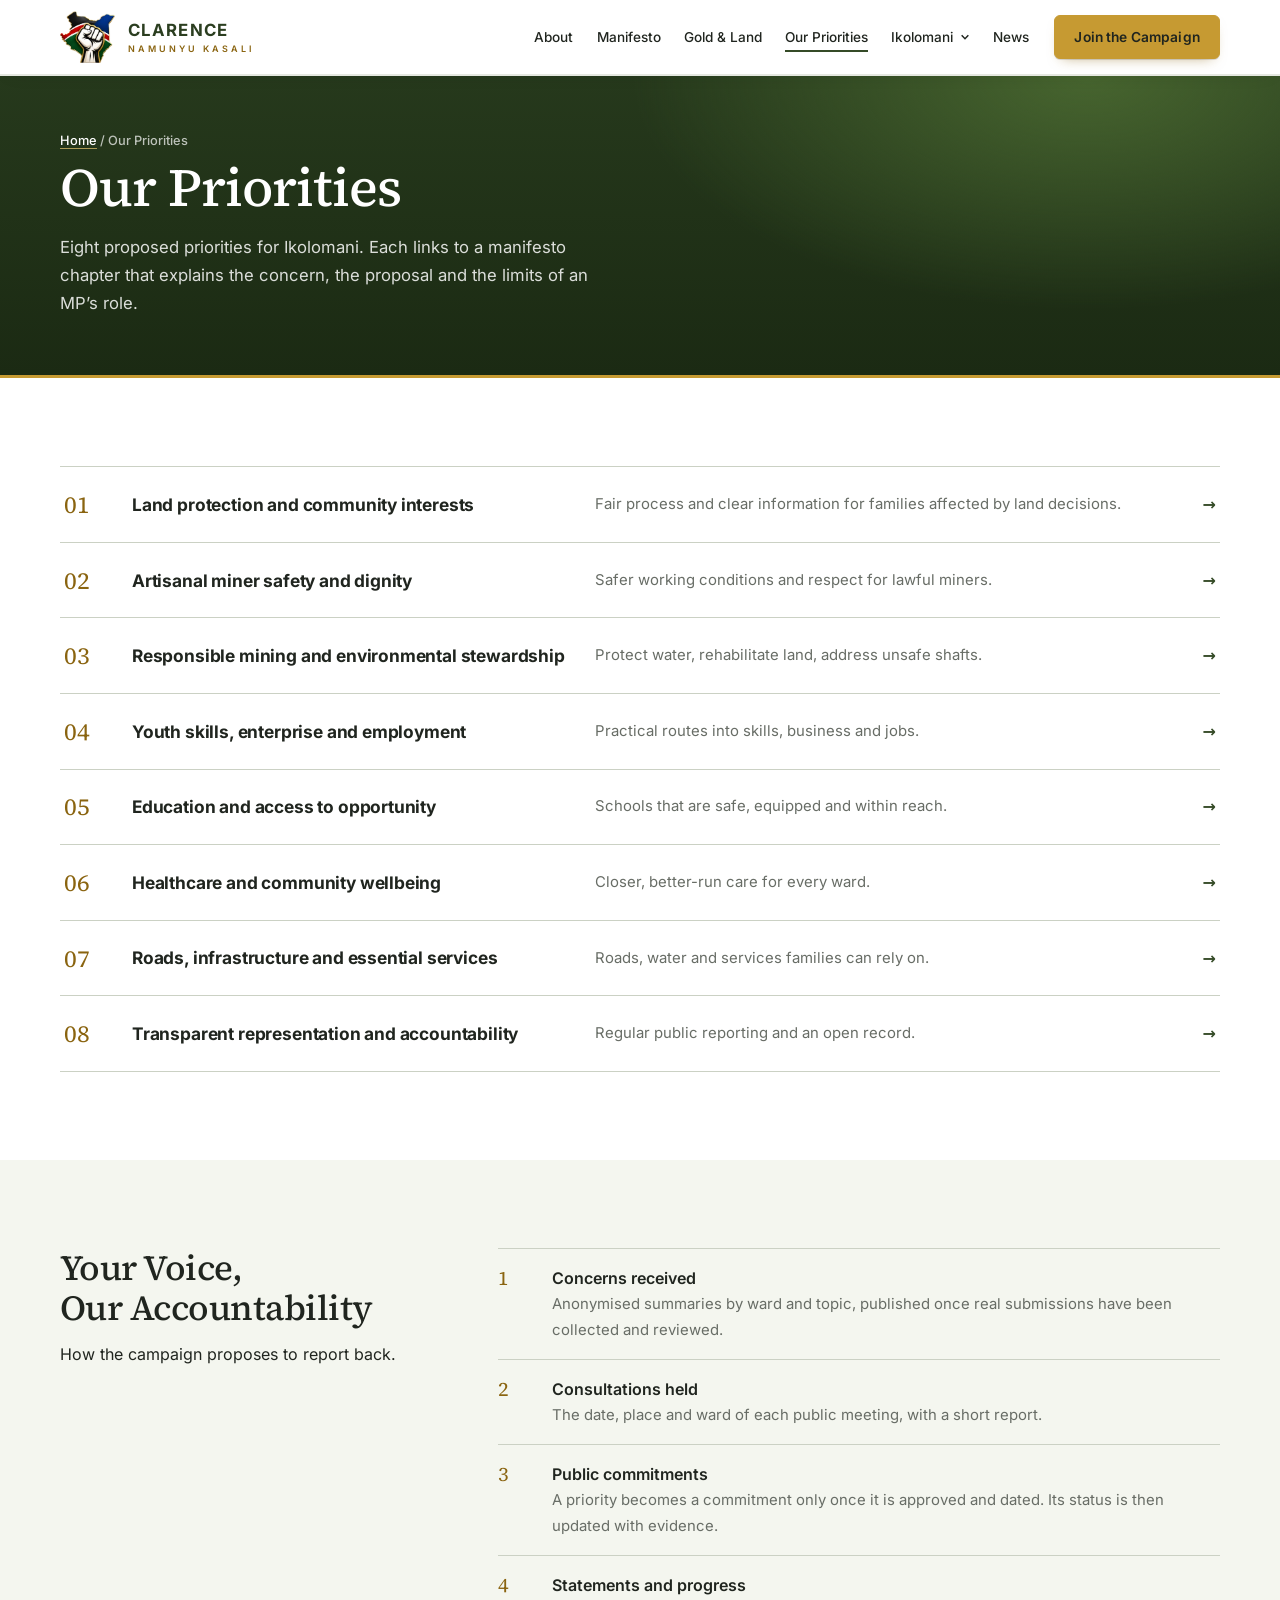
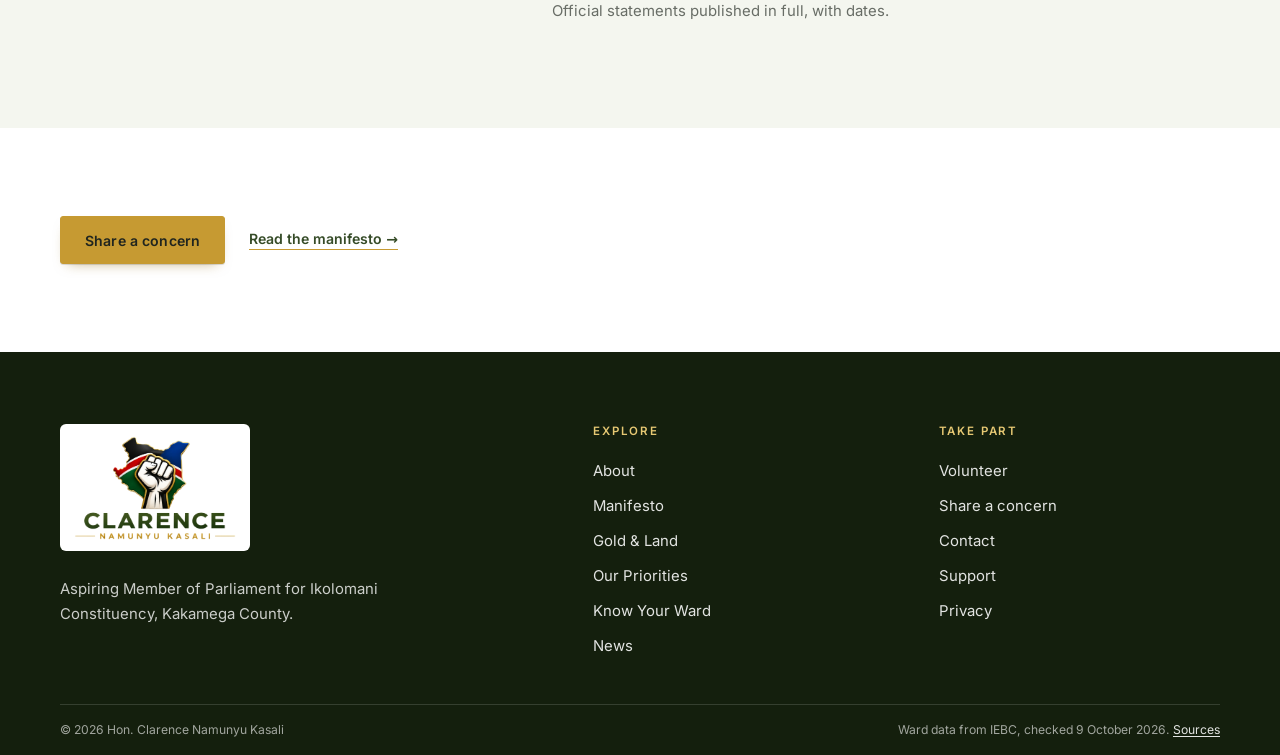
<file: projects.html>
<!DOCTYPE html>
<html lang="en"><head><meta charset="utf-8"><meta name="viewport" content="width=device-width, initial-scale=1">
<title>Our Priorities | Hon. Clarence Namunyu Kasali, Ikolomani 2027</title><meta name="description" content="Eight proposed priorities for Ikolomani and how the campaign proposes to report back: land, miner safety, mining, youth, education, health, infrastructure and accountability."><link rel="canonical" href="https://CAMPAIGN-DOMAIN.example/projects.html"><meta name="robots" content="index, follow"><meta name="theme-color" content="#FFFFFF">
<meta property="og:type" content="website"><meta property="og:site_name" content="Hon. Clarence Namunyu Kasali for Ikolomani"><meta property="og:locale" content="en_KE"><meta property="og:title" content="Our Priorities | Hon. Clarence Namunyu Kasali, Ikolomani 2027"><meta property="og:description" content="Eight proposed priorities for Ikolomani and how the campaign proposes to report back: land, miner safety, mining, youth, education, health, infrastructure and accountability."><meta property="og:url" content="https://CAMPAIGN-DOMAIN.example/projects.html"><meta property="og:image" content="https://CAMPAIGN-DOMAIN.example/img/og-image.jpg"><meta property="og:image:width" content="1200"><meta property="og:image:height" content="630"><meta property="og:image:alt" content="Hon. Clarence Namunyu Kasali, aspiring Member of Parliament for Ikolomani, 2027. Sovereign Power Belongs to the People.">
<meta name="twitter:card" content="summary_large_image"><meta name="twitter:title" content="Our Priorities | Hon. Clarence Namunyu Kasali, Ikolomani 2027"><meta name="twitter:description" content="Eight proposed priorities for Ikolomani and how the campaign proposes to report back: land, miner safety, mining, youth, education, health, infrastructure and accountability."><meta name="twitter:image" content="https://CAMPAIGN-DOMAIN.example/img/og-image.jpg">
<link rel="icon" href="assets/images/brand/favicon.svg" type="image/svg+xml"><link rel="icon" href="favicon.ico" sizes="48x48"><link rel="icon" href="favicon-32.png" type="image/png" sizes="32x32"><link rel="icon" href="icon-192.png" type="image/png" sizes="192x192"><link rel="apple-touch-icon" href="apple-touch-icon.png"><link rel="manifest" href="site.webmanifest">
<link rel="preload" href="fonts/inter-var.woff2" as="font" type="font/woff2" crossorigin><link rel="preload" href="fonts/source-serif-4-var.woff2" as="font" type="font/woff2" crossorigin>
<link rel="stylesheet" href="https://cdnjs.cloudflare.com/ajax/libs/font-awesome/6.5.2/css/all.min.css" crossorigin="anonymous" referrerpolicy="no-referrer">
<link rel="stylesheet" href="css/main.css?v=8"><script type="application/ld+json">{"@context": "https://schema.org", "@type": "WebSite", "name": "Hon. Clarence Namunyu Kasali for Ikolomani", "url": "https://CAMPAIGN-DOMAIN.example/", "inLanguage": "en"}</script></head>
<body><a class="skip" href="#main">Skip to main content</a><div class="progress" aria-hidden="true"></div>
<header class="site-header"><div class="wrap hd">
<a class="brand" href="index.html" aria-label="Clarence Namunyu Kasali, Ikolomani MP campaign. Home"><img class="brand-mark" src="assets/images/brand/logo-mark-160.webp" srcset="assets/images/brand/logo-mark-160.webp 1x, assets/images/brand/logo-mark-320.webp 2x" width="160" height="151" alt="" decoding="async"><span class="brand-t"><strong>Clarence</strong><small>Namunyu Kasali</small></span></a>
<nav class="nav" id="site-nav" aria-label="Main"><ul>
<li><a href="about.html">About</a></li>
<li><a href="manifesto.html">Manifesto</a></li>
<li><a href="gold-land-mining.html">Gold &amp; Land</a></li>
<li><a href="projects.html" aria-current="page">Our Priorities</a></li>
<li class="has-sub"><button class="sub-btn" type="button" aria-expanded="false" aria-controls="sub-ik">Ikolomani <svg viewBox="0 0 12 12" aria-hidden="true"><path d="M2 4l4 4 4-4" fill="none" stroke="currentColor" stroke-width="1.8"/></svg></button><ul class="sub" id="sub-ik"><li><a href="wards.html">Know Your Ward</a></li><li><a href="dashboard.html">Development Dashboard</a></li><li><a href="community.html">Community Engagement</a></li></ul></li>
<li><a href="updates.html">News</a></li></ul>
<a class="btn" href="volunteer.html">Join the Campaign</a></nav>
<button class="menu-btn" type="button" aria-expanded="false" aria-controls="site-nav" aria-label="Open menu"><svg class="b" viewBox="0 0 18 18" aria-hidden="true"><path d="M2 4h14M2 9h14M2 14h14" stroke="currentColor" stroke-width="2" fill="none"/></svg><svg class="x" viewBox="0 0 18 18" aria-hidden="true"><path d="M3 3l12 12M15 3L3 15" stroke="currentColor" stroke-width="2" fill="none"/></svg><span>Menu</span></button>
</div></header>
<main id="main">
<section class="phead"><div class="wrap phead-g"><div><p class="crumbs"><a href="index.html">Home</a> / Our Priorities</p><h1>Our Priorities</h1><p class="lead">Eight proposed priorities for Ikolomani. Each links to a manifesto chapter that explains the concern, the proposal and the limits of an MP&rsquo;s role.</p></div></div></section>
<section class="sec"><div class="wrap"><div class="issues"><a class="issue" href="manifesto.html#land"><span class="n">01</span><h3>Land protection and community interests</h3><p>Fair process and clear information for families affected by land decisions.</p></a><a class="issue" href="manifesto.html#miners"><span class="n">02</span><h3>Artisanal miner safety and dignity</h3><p>Safer working conditions and respect for lawful miners.</p></a><a class="issue" href="manifesto.html#environment"><span class="n">03</span><h3>Responsible mining and environmental stewardship</h3><p>Protect water, rehabilitate land, address unsafe shafts.</p></a><a class="issue" href="manifesto.html#youth"><span class="n">04</span><h3>Youth skills, enterprise and employment</h3><p>Practical routes into skills, business and jobs.</p></a><a class="issue" href="manifesto.html#education-healthcare"><span class="n">05</span><h3>Education and access to opportunity</h3><p>Schools that are safe, equipped and within reach.</p></a><a class="issue" href="manifesto.html#education-healthcare"><span class="n">06</span><h3>Healthcare and community wellbeing</h3><p>Closer, better-run care for every ward.</p></a><a class="issue" href="manifesto.html#infrastructure"><span class="n">07</span><h3>Roads, infrastructure and essential services</h3><p>Roads, water and services families can rely on.</p></a><a class="issue" href="manifesto.html#transparency"><span class="n">08</span><h3>Transparent representation and accountability</h3><p>Regular public reporting and an open record.</p></a></div></div></section>
<section class="sec sec--warm" id="accountability"><div class="wrap split"><div><h2>Your Voice, Our Accountability</h2><p>How the campaign proposes to report back.</p></div>
<ol class="clist"><li><div><b>Concerns received</b><span>Anonymised summaries by ward and topic, published once real submissions have been collected and reviewed.</span></div></li>
<li><div><b>Consultations held</b><span>The date, place and ward of each public meeting, with a short report.</span></div></li>
<li><div><b>Public commitments</b><span>A priority becomes a commitment only once it is approved and dated. Its status is then updated with evidence.</span></div></li>
<li><div><b>Statements and progress</b><span>Official statements published in full, with dates.</span></div></li></ol></div></section>
<section class="sec sec--tight"><div class="wrap"><div class="actions" style="margin-top:0"><a class="btn" href="community.html#form">Share a concern</a><a class="link" href="manifesto.html">Read the manifesto</a></div></div></section></main>
<footer class="site-footer"><div class="wrap"><div class="ft">
<div><a class="ft-logo" href="index.html" aria-label="Clarence Namunyu Kasali, home"><img src="assets/images/brand/logo-full-900.webp" width="900" height="579" alt="Clarence Namunyu Kasali official logo: a raised fist over a map of Kenya in the national colours" loading="lazy" decoding="async"></a><p>Aspiring Member of Parliament for Ikolomani Constituency, Kakamega County.</p><div class="ft-social" data-footer-social></div></div>
<nav aria-label="Footer"><h3>Explore</h3><ul><li><a href="about.html">About</a></li><li><a href="manifesto.html">Manifesto</a></li><li><a href="gold-land-mining.html">Gold &amp; Land</a></li><li><a href="projects.html">Our Priorities</a></li><li><a href="wards.html">Know Your Ward</a></li><li><a href="updates.html">News</a></li></ul></nav>
<div><h3>Take part</h3><ul><li><a href="volunteer.html">Volunteer</a></li><li><a href="community.html">Share a concern</a></li><li><a href="contact.html">Contact</a></li><li><a href="donate.html">Support</a></li><li><a href="privacy.html">Privacy</a></li></ul><ul data-footer-contact style="margin-top:.75rem"></ul></div>
</div><div class="ft-base"><span>&copy; 2026 Hon. Clarence Namunyu Kasali</span><span>Ward data from IEBC, checked <span data-bind="verified-date">9 October 2026</span>. <a href="dashboard.html#sources">Sources</a></span></div></div></footer>
<button class="totop" type="button" aria-label="Back to top" hidden><svg viewBox="0 0 16 16" aria-hidden="true"><path d="M3 10l5-5 5 5" fill="none" stroke="currentColor" stroke-width="1.8"/></svg></button>
<script src="js/config.js" defer></script><script src="js/data.js" defer></script><script src="js/i18n.js" defer></script><script src="js/main.js" defer></script>
</body></html>
</file>
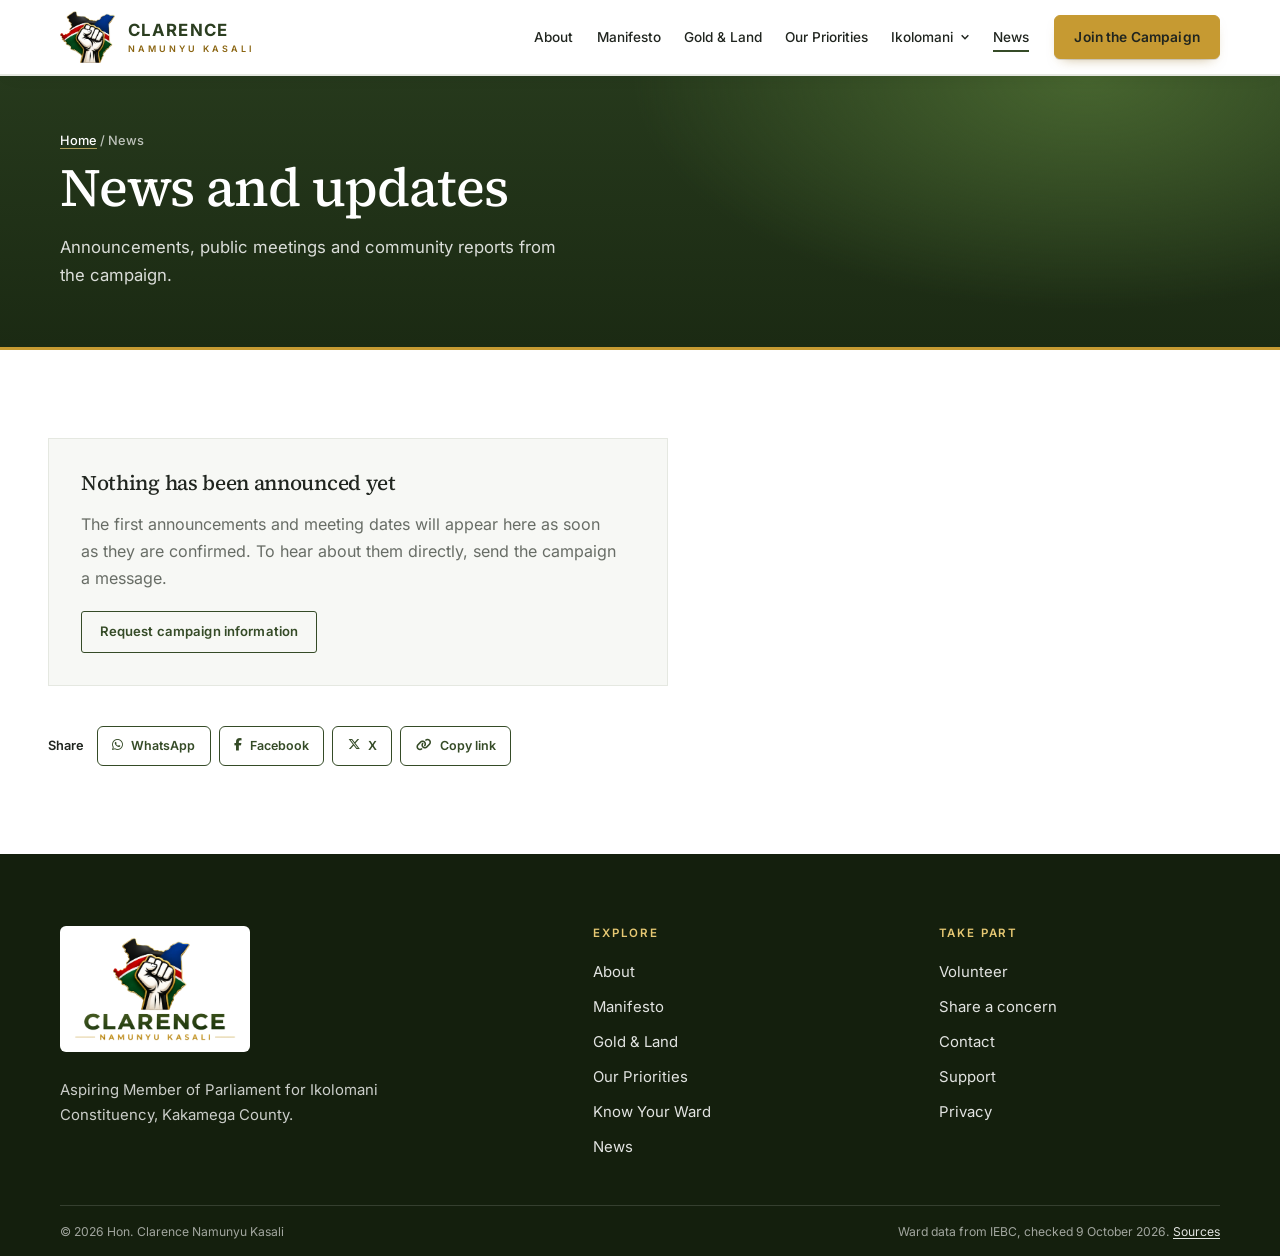
<file: updates.html>
<!DOCTYPE html>
<html lang="en"><head><meta charset="utf-8"><meta name="viewport" content="width=device-width, initial-scale=1">
<title>News &amp; Updates | Hon. Clarence Namunyu Kasali, Ikolomani 2027</title><meta name="description" content="Announcements, public meetings and community reports from the Hon. Clarence Namunyu Kasali campaign for Ikolomani."><link rel="canonical" href="https://CAMPAIGN-DOMAIN.example/updates.html"><meta name="robots" content="index, follow"><meta name="theme-color" content="#FFFFFF">
<meta property="og:type" content="website"><meta property="og:site_name" content="Hon. Clarence Namunyu Kasali for Ikolomani"><meta property="og:locale" content="en_KE"><meta property="og:title" content="News &amp; Updates | Hon. Clarence Namunyu Kasali, Ikolomani 2027"><meta property="og:description" content="Announcements, public meetings and community reports from the Hon. Clarence Namunyu Kasali campaign for Ikolomani."><meta property="og:url" content="https://CAMPAIGN-DOMAIN.example/updates.html"><meta property="og:image" content="https://CAMPAIGN-DOMAIN.example/img/og-image.jpg"><meta property="og:image:width" content="1200"><meta property="og:image:height" content="630"><meta property="og:image:alt" content="Hon. Clarence Namunyu Kasali, aspiring Member of Parliament for Ikolomani, 2027. Sovereign Power Belongs to the People.">
<meta name="twitter:card" content="summary_large_image"><meta name="twitter:title" content="News &amp; Updates | Hon. Clarence Namunyu Kasali, Ikolomani 2027"><meta name="twitter:description" content="Announcements, public meetings and community reports from the Hon. Clarence Namunyu Kasali campaign for Ikolomani."><meta name="twitter:image" content="https://CAMPAIGN-DOMAIN.example/img/og-image.jpg">
<link rel="icon" href="assets/images/brand/favicon.svg" type="image/svg+xml"><link rel="icon" href="favicon.ico" sizes="48x48"><link rel="icon" href="favicon-32.png" type="image/png" sizes="32x32"><link rel="icon" href="icon-192.png" type="image/png" sizes="192x192"><link rel="apple-touch-icon" href="apple-touch-icon.png"><link rel="manifest" href="site.webmanifest">
<link rel="preload" href="fonts/inter-var.woff2" as="font" type="font/woff2" crossorigin><link rel="preload" href="fonts/source-serif-4-var.woff2" as="font" type="font/woff2" crossorigin>
<link rel="stylesheet" href="https://cdnjs.cloudflare.com/ajax/libs/font-awesome/6.5.2/css/all.min.css" crossorigin="anonymous" referrerpolicy="no-referrer">
<link rel="stylesheet" href="css/main.css?v=8"><script type="application/ld+json">{"@context": "https://schema.org", "@type": "WebSite", "name": "Hon. Clarence Namunyu Kasali for Ikolomani", "url": "https://CAMPAIGN-DOMAIN.example/", "inLanguage": "en"}</script></head>
<body><a class="skip" href="#main">Skip to main content</a><div class="progress" aria-hidden="true"></div>
<header class="site-header"><div class="wrap hd">
<a class="brand" href="index.html" aria-label="Clarence Namunyu Kasali, Ikolomani MP campaign. Home"><img class="brand-mark" src="assets/images/brand/logo-mark-160.webp" srcset="assets/images/brand/logo-mark-160.webp 1x, assets/images/brand/logo-mark-320.webp 2x" width="160" height="151" alt="" decoding="async"><span class="brand-t"><strong>Clarence</strong><small>Namunyu Kasali</small></span></a>
<nav class="nav" id="site-nav" aria-label="Main"><ul>
<li><a href="about.html">About</a></li>
<li><a href="manifesto.html">Manifesto</a></li>
<li><a href="gold-land-mining.html">Gold &amp; Land</a></li>
<li><a href="projects.html">Our Priorities</a></li>
<li class="has-sub"><button class="sub-btn" type="button" aria-expanded="false" aria-controls="sub-ik">Ikolomani <svg viewBox="0 0 12 12" aria-hidden="true"><path d="M2 4l4 4 4-4" fill="none" stroke="currentColor" stroke-width="1.8"/></svg></button><ul class="sub" id="sub-ik"><li><a href="wards.html">Know Your Ward</a></li><li><a href="dashboard.html">Development Dashboard</a></li><li><a href="community.html">Community Engagement</a></li></ul></li>
<li><a href="updates.html" aria-current="page">News</a></li></ul>
<a class="btn" href="volunteer.html">Join the Campaign</a></nav>
<button class="menu-btn" type="button" aria-expanded="false" aria-controls="site-nav" aria-label="Open menu"><svg class="b" viewBox="0 0 18 18" aria-hidden="true"><path d="M2 4h14M2 9h14M2 14h14" stroke="currentColor" stroke-width="2" fill="none"/></svg><svg class="x" viewBox="0 0 18 18" aria-hidden="true"><path d="M3 3l12 12M15 3L3 15" stroke="currentColor" stroke-width="2" fill="none"/></svg><span>Menu</span></button>
</div></header>
<main id="main">
<section class="phead"><div class="wrap phead-g"><div><p class="crumbs"><a href="index.html">Home</a> / News</p><h1>News and updates</h1><p class="lead">Announcements, public meetings and community reports from the campaign.</p></div></div></section>
<section class="sec"><div class="wrap" style="max-width:860px;margin-inline:0 auto"><div data-feed="updates"><div class="empty" data-empty><h2>Nothing has been announced yet</h2><p>The first announcements and meeting dates will appear here as soon as they are confirmed. To hear about them directly, send the campaign a message.</p><a class="btn btn--ghost btn--sm" href="contact.html?subject=updates#form">Request campaign information</a></div></div>
<div data-feed="events" id="events" style="margin-top:2rem"></div>
<div class="share" data-share="News and updates from the Clarence Namunyu Kasali campaign" style="margin-top:2.5rem"></div></div></section></main>
<footer class="site-footer"><div class="wrap"><div class="ft">
<div><a class="ft-logo" href="index.html" aria-label="Clarence Namunyu Kasali, home"><img src="assets/images/brand/logo-full-900.webp" width="900" height="579" alt="Clarence Namunyu Kasali official logo: a raised fist over a map of Kenya in the national colours" loading="lazy" decoding="async"></a><p>Aspiring Member of Parliament for Ikolomani Constituency, Kakamega County.</p><div class="ft-social" data-footer-social></div></div>
<nav aria-label="Footer"><h3>Explore</h3><ul><li><a href="about.html">About</a></li><li><a href="manifesto.html">Manifesto</a></li><li><a href="gold-land-mining.html">Gold &amp; Land</a></li><li><a href="projects.html">Our Priorities</a></li><li><a href="wards.html">Know Your Ward</a></li><li><a href="updates.html">News</a></li></ul></nav>
<div><h3>Take part</h3><ul><li><a href="volunteer.html">Volunteer</a></li><li><a href="community.html">Share a concern</a></li><li><a href="contact.html">Contact</a></li><li><a href="donate.html">Support</a></li><li><a href="privacy.html">Privacy</a></li></ul><ul data-footer-contact style="margin-top:.75rem"></ul></div>
</div><div class="ft-base"><span>&copy; 2026 Hon. Clarence Namunyu Kasali</span><span>Ward data from IEBC, checked <span data-bind="verified-date">9 October 2026</span>. <a href="dashboard.html#sources">Sources</a></span></div></div></footer>
<button class="totop" type="button" aria-label="Back to top" hidden><svg viewBox="0 0 16 16" aria-hidden="true"><path d="M3 10l5-5 5 5" fill="none" stroke="currentColor" stroke-width="1.8"/></svg></button>
<script src="js/config.js" defer></script><script src="js/data.js" defer></script><script src="js/i18n.js" defer></script><script src="js/main.js" defer></script>
</body></html>
</file>
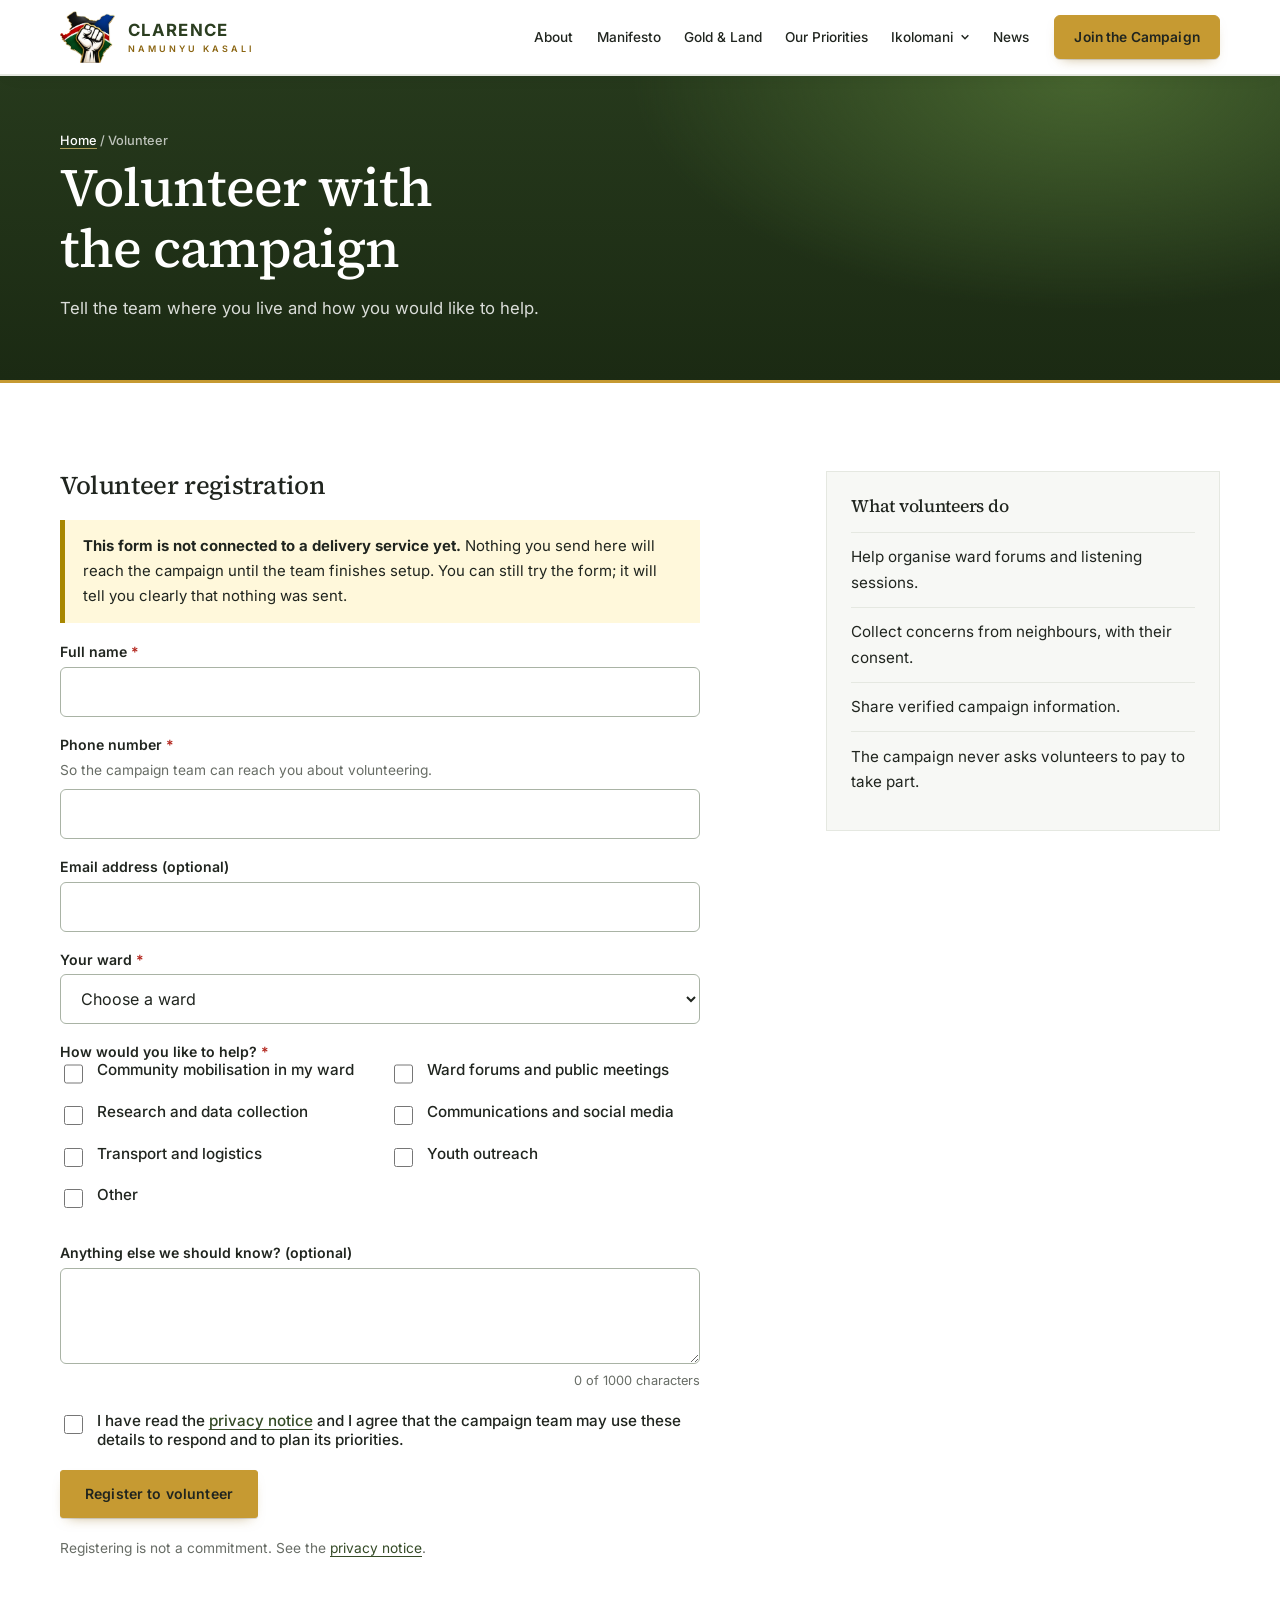
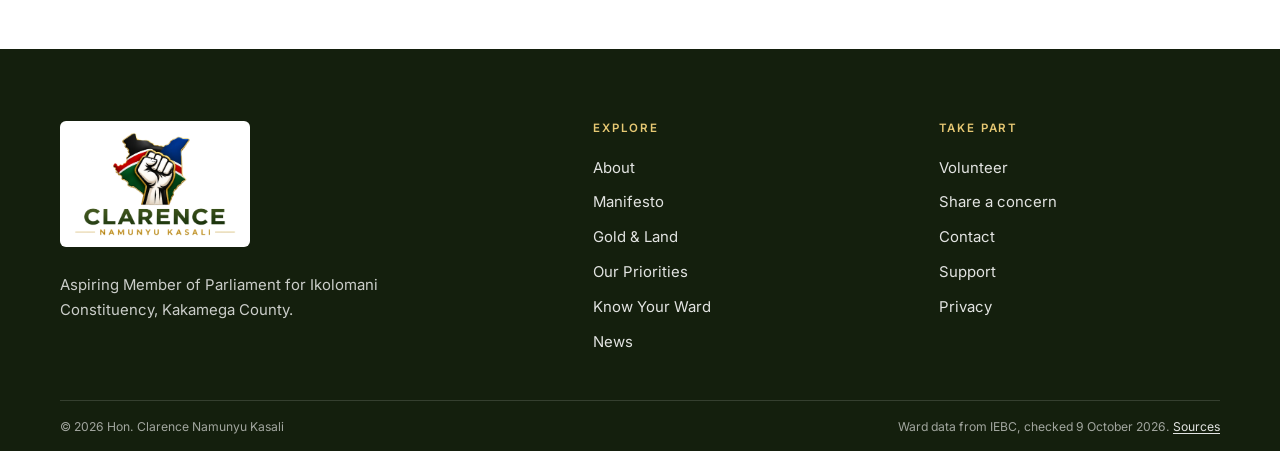
<file: volunteer.html>
<!DOCTYPE html>
<html lang="en"><head><meta charset="utf-8"><meta name="viewport" content="width=device-width, initial-scale=1">
<title>Volunteer | Hon. Clarence Namunyu Kasali, Ikolomani 2027</title><meta name="description" content="Register to volunteer with the Hon. Clarence Namunyu Kasali campaign in Ikolomani. Choose your ward and how you would like to help."><link rel="canonical" href="https://CAMPAIGN-DOMAIN.example/volunteer.html"><meta name="robots" content="index, follow"><meta name="theme-color" content="#FFFFFF">
<meta property="og:type" content="website"><meta property="og:site_name" content="Hon. Clarence Namunyu Kasali for Ikolomani"><meta property="og:locale" content="en_KE"><meta property="og:title" content="Volunteer | Hon. Clarence Namunyu Kasali, Ikolomani 2027"><meta property="og:description" content="Register to volunteer with the Hon. Clarence Namunyu Kasali campaign in Ikolomani. Choose your ward and how you would like to help."><meta property="og:url" content="https://CAMPAIGN-DOMAIN.example/volunteer.html"><meta property="og:image" content="https://CAMPAIGN-DOMAIN.example/img/og-image.jpg"><meta property="og:image:width" content="1200"><meta property="og:image:height" content="630"><meta property="og:image:alt" content="Hon. Clarence Namunyu Kasali, aspiring Member of Parliament for Ikolomani, 2027. Sovereign Power Belongs to the People.">
<meta name="twitter:card" content="summary_large_image"><meta name="twitter:title" content="Volunteer | Hon. Clarence Namunyu Kasali, Ikolomani 2027"><meta name="twitter:description" content="Register to volunteer with the Hon. Clarence Namunyu Kasali campaign in Ikolomani. Choose your ward and how you would like to help."><meta name="twitter:image" content="https://CAMPAIGN-DOMAIN.example/img/og-image.jpg">
<link rel="icon" href="assets/images/brand/favicon.svg" type="image/svg+xml"><link rel="icon" href="favicon.ico" sizes="48x48"><link rel="icon" href="favicon-32.png" type="image/png" sizes="32x32"><link rel="icon" href="icon-192.png" type="image/png" sizes="192x192"><link rel="apple-touch-icon" href="apple-touch-icon.png"><link rel="manifest" href="site.webmanifest">
<link rel="preload" href="fonts/inter-var.woff2" as="font" type="font/woff2" crossorigin><link rel="preload" href="fonts/source-serif-4-var.woff2" as="font" type="font/woff2" crossorigin>
<link rel="stylesheet" href="https://cdnjs.cloudflare.com/ajax/libs/font-awesome/6.5.2/css/all.min.css" crossorigin="anonymous" referrerpolicy="no-referrer">
<link rel="stylesheet" href="css/main.css?v=8"><script type="application/ld+json">{"@context": "https://schema.org", "@type": "WebSite", "name": "Hon. Clarence Namunyu Kasali for Ikolomani", "url": "https://CAMPAIGN-DOMAIN.example/", "inLanguage": "en"}</script></head>
<body><a class="skip" href="#main">Skip to main content</a><div class="progress" aria-hidden="true"></div>
<header class="site-header"><div class="wrap hd">
<a class="brand" href="index.html" aria-label="Clarence Namunyu Kasali, Ikolomani MP campaign. Home"><img class="brand-mark" src="assets/images/brand/logo-mark-160.webp" srcset="assets/images/brand/logo-mark-160.webp 1x, assets/images/brand/logo-mark-320.webp 2x" width="160" height="151" alt="" decoding="async"><span class="brand-t"><strong>Clarence</strong><small>Namunyu Kasali</small></span></a>
<nav class="nav" id="site-nav" aria-label="Main"><ul>
<li><a href="about.html">About</a></li>
<li><a href="manifesto.html">Manifesto</a></li>
<li><a href="gold-land-mining.html">Gold &amp; Land</a></li>
<li><a href="projects.html">Our Priorities</a></li>
<li class="has-sub"><button class="sub-btn" type="button" aria-expanded="false" aria-controls="sub-ik">Ikolomani <svg viewBox="0 0 12 12" aria-hidden="true"><path d="M2 4l4 4 4-4" fill="none" stroke="currentColor" stroke-width="1.8"/></svg></button><ul class="sub" id="sub-ik"><li><a href="wards.html">Know Your Ward</a></li><li><a href="dashboard.html">Development Dashboard</a></li><li><a href="community.html">Community Engagement</a></li></ul></li>
<li><a href="updates.html">News</a></li></ul>
<a class="btn" href="volunteer.html">Join the Campaign</a></nav>
<button class="menu-btn" type="button" aria-expanded="false" aria-controls="site-nav" aria-label="Open menu"><svg class="b" viewBox="0 0 18 18" aria-hidden="true"><path d="M2 4h14M2 9h14M2 14h14" stroke="currentColor" stroke-width="2" fill="none"/></svg><svg class="x" viewBox="0 0 18 18" aria-hidden="true"><path d="M3 3l12 12M15 3L3 15" stroke="currentColor" stroke-width="2" fill="none"/></svg><span>Menu</span></button>
</div></header>
<main id="main">
<section class="phead"><div class="wrap phead-g"><div><p class="crumbs"><a href="index.html">Home</a> / Volunteer</p><h1>Volunteer with the campaign</h1><p class="lead">Tell the team where you live and how you would like to help.</p></div></div></section><section class="sec"><div class="wrap formpage"><div><h2 id="form-h" style="font-size:1.6rem;margin-bottom:1.25rem">Volunteer registration</h2><div class="form-wrap"><div class="banner" data-form-banner hidden role="status">
<p><strong>This form is not connected to a delivery service yet.</strong> Nothing you send here will reach the campaign until the team finishes setup. You can still try the form; it will tell you clearly that nothing was sent.</p></div><div class="summary" hidden></div>
<form class="form" id="form" data-form="volunteer" novalidate aria-labelledby="form-h"><div class="field"><label for="v-name">Full name <span class="req" aria-hidden="true">*</span></label><input id="v-name" name="name" type="text" autocomplete="name" required maxlength="80" data-err="Enter your full name."></div>
<div class="field"><label for="v-phone">Phone number <span class="req" aria-hidden="true">*</span></label><p class="hint" id="v-ph">So the campaign team can reach you about volunteering.</p><input id="v-phone" name="phone" type="tel" inputmode="tel" autocomplete="tel" required maxlength="30" aria-describedby="v-ph" data-err="Enter a phone number so the team can reach you."></div>
<div class="field"><label for="v-email">Email address (optional)</label><input id="v-email" name="email" type="email" autocomplete="email" maxlength="120"></div>
<div class="field"><label for="v-ward">Your ward <span class="req" aria-hidden="true">*</span></label><select id="v-ward" name="ward" required data-err="Choose your ward, or the last option if you are not sure." data-options="wards"><option value="">Choose a ward</option></select></div>
<fieldset class="field" data-require-one="Choose at least one way you would like to help."><legend>How would you like to help? <span class="req" aria-hidden="true">*</span></legend><div class="checks"><label class="check-i" for="v-a0"><input type="checkbox" id="v-a0" name="areas[]" value="Community mobilisation in my ward"><span>Community mobilisation in my ward</span></label><label class="check-i" for="v-a1"><input type="checkbox" id="v-a1" name="areas[]" value="Ward forums and public meetings"><span>Ward forums and public meetings</span></label><label class="check-i" for="v-a2"><input type="checkbox" id="v-a2" name="areas[]" value="Research and data collection"><span>Research and data collection</span></label><label class="check-i" for="v-a3"><input type="checkbox" id="v-a3" name="areas[]" value="Communications and social media"><span>Communications and social media</span></label><label class="check-i" for="v-a4"><input type="checkbox" id="v-a4" name="areas[]" value="Transport and logistics"><span>Transport and logistics</span></label><label class="check-i" for="v-a5"><input type="checkbox" id="v-a5" name="areas[]" value="Youth outreach"><span>Youth outreach</span></label><label class="check-i" for="v-a6"><input type="checkbox" id="v-a6" name="areas[]" value="Other"><span>Other</span></label></div></fieldset>
<div class="field"><label for="v-note">Anything else we should know? (optional)</label><textarea id="v-note" name="message" maxlength="1000" style="min-height:6rem"></textarea><p class="cnt" aria-hidden="true"></p></div><div class="hp" aria-hidden="true"><label>Leave this field empty<input type="text" name="website" tabindex="-1" autocomplete="off"></label></div><div class="field"><label class="check-i" for="f-consent"><input type="checkbox" id="f-consent" name="consent" value="yes" required data-err="Tick the box to confirm you have read the privacy notice.">
<span>I have read the <a href="privacy.html">privacy notice</a> and I agree that the campaign team may use these details to respond and to plan its priorities.</span></label></div><div><button class="btn" type="submit">Register to volunteer</button></div><p class="privacy-line">Registering is not a commitment. See the <a href="privacy.html">privacy notice</a>.</p></form><noscript><p class="note">This form needs JavaScript to check and send your message. Please turn it on, or use the contact options on the <a href="contact.html">contact page</a>.</p></noscript><div class="status" hidden role="status"></div></div></div><aside class="side"><h2>What volunteers do</h2><ul><li>Help organise ward forums and listening sessions.</li><li>Collect concerns from neighbours, with their consent.</li><li>Share verified campaign information.</li><li>The campaign never asks volunteers to pay to take part.</li></ul></aside></div></section></main>
<footer class="site-footer"><div class="wrap"><div class="ft">
<div><a class="ft-logo" href="index.html" aria-label="Clarence Namunyu Kasali, home"><img src="assets/images/brand/logo-full-900.webp" width="900" height="579" alt="Clarence Namunyu Kasali official logo: a raised fist over a map of Kenya in the national colours" loading="lazy" decoding="async"></a><p>Aspiring Member of Parliament for Ikolomani Constituency, Kakamega County.</p><div class="ft-social" data-footer-social></div></div>
<nav aria-label="Footer"><h3>Explore</h3><ul><li><a href="about.html">About</a></li><li><a href="manifesto.html">Manifesto</a></li><li><a href="gold-land-mining.html">Gold &amp; Land</a></li><li><a href="projects.html">Our Priorities</a></li><li><a href="wards.html">Know Your Ward</a></li><li><a href="updates.html">News</a></li></ul></nav>
<div><h3>Take part</h3><ul><li><a href="volunteer.html">Volunteer</a></li><li><a href="community.html">Share a concern</a></li><li><a href="contact.html">Contact</a></li><li><a href="donate.html">Support</a></li><li><a href="privacy.html">Privacy</a></li></ul><ul data-footer-contact style="margin-top:.75rem"></ul></div>
</div><div class="ft-base"><span>&copy; 2026 Hon. Clarence Namunyu Kasali</span><span>Ward data from IEBC, checked <span data-bind="verified-date">9 October 2026</span>. <a href="dashboard.html#sources">Sources</a></span></div></div></footer>
<button class="totop" type="button" aria-label="Back to top" hidden><svg viewBox="0 0 16 16" aria-hidden="true"><path d="M3 10l5-5 5 5" fill="none" stroke="currentColor" stroke-width="1.8"/></svg></button>
<script src="js/config.js" defer></script><script src="js/data.js" defer></script><script src="js/i18n.js" defer></script><script src="js/main.js" defer></script>
</body></html>
</file>
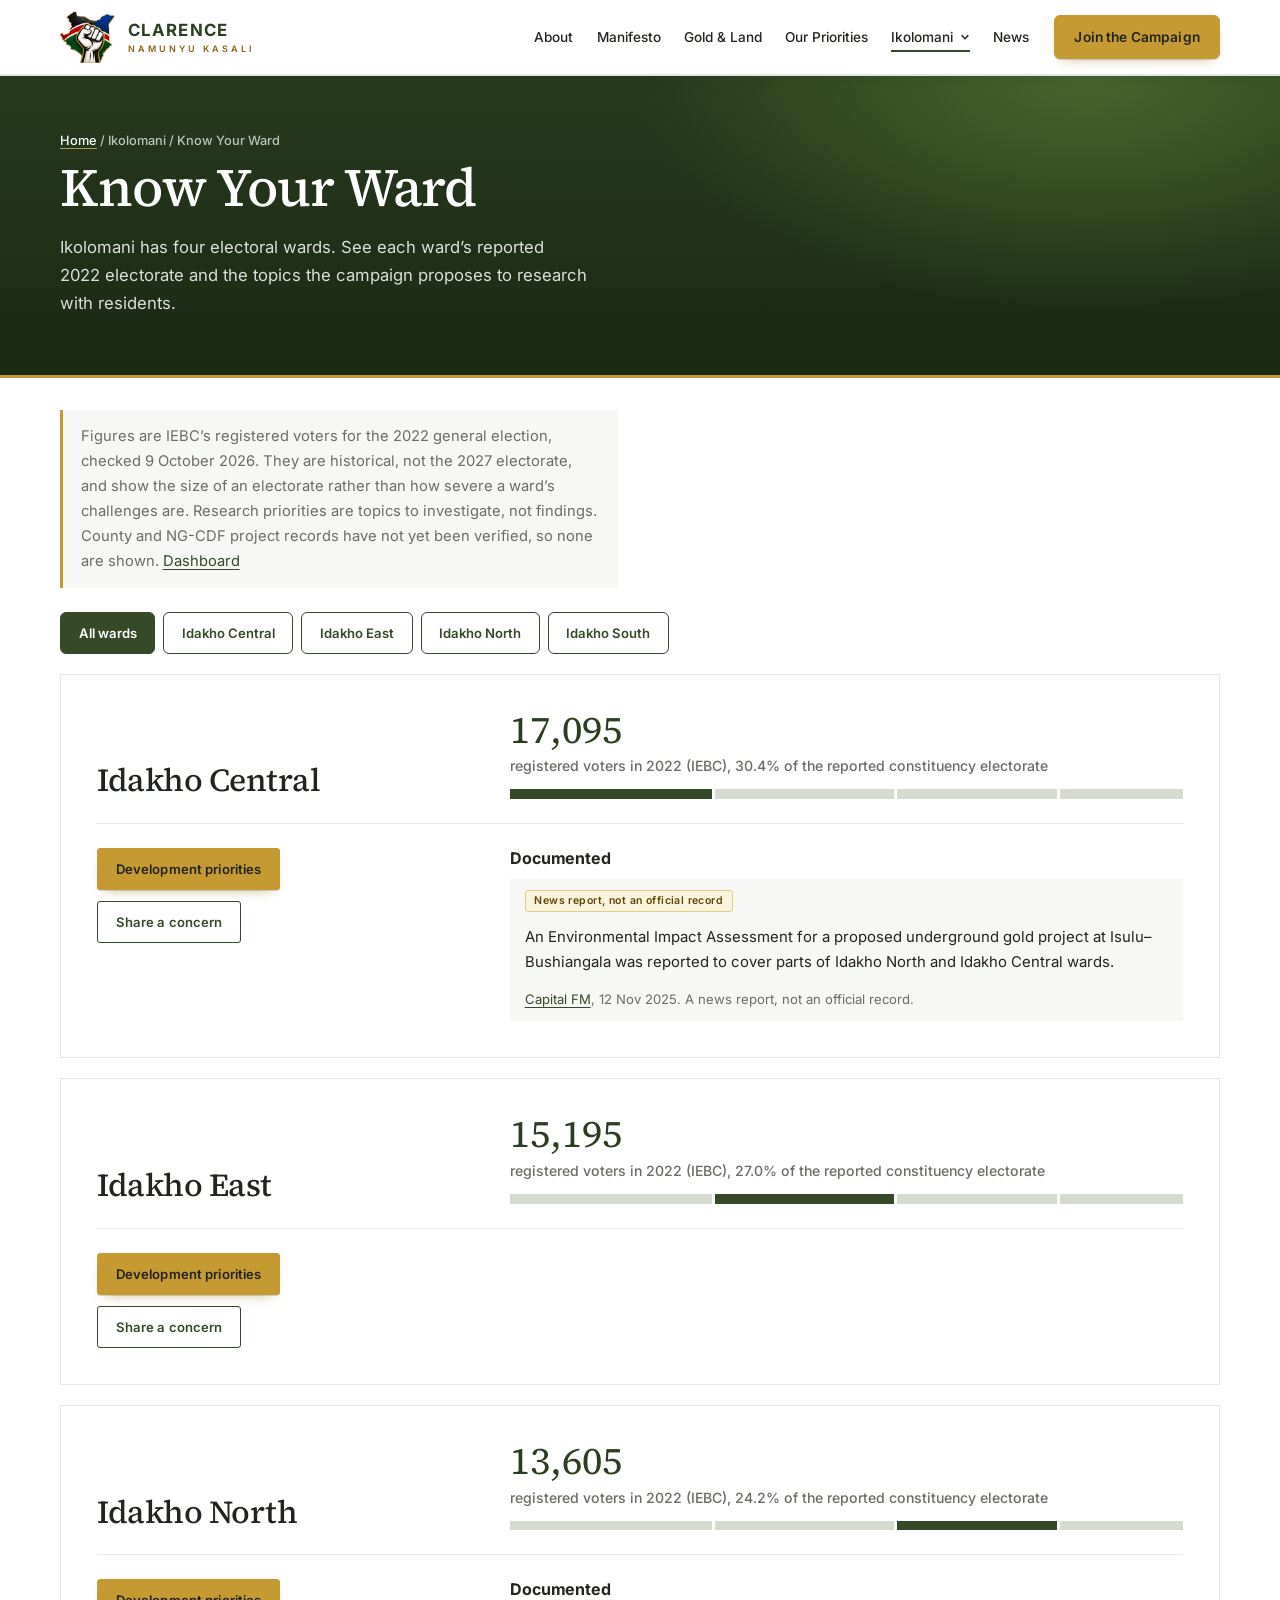
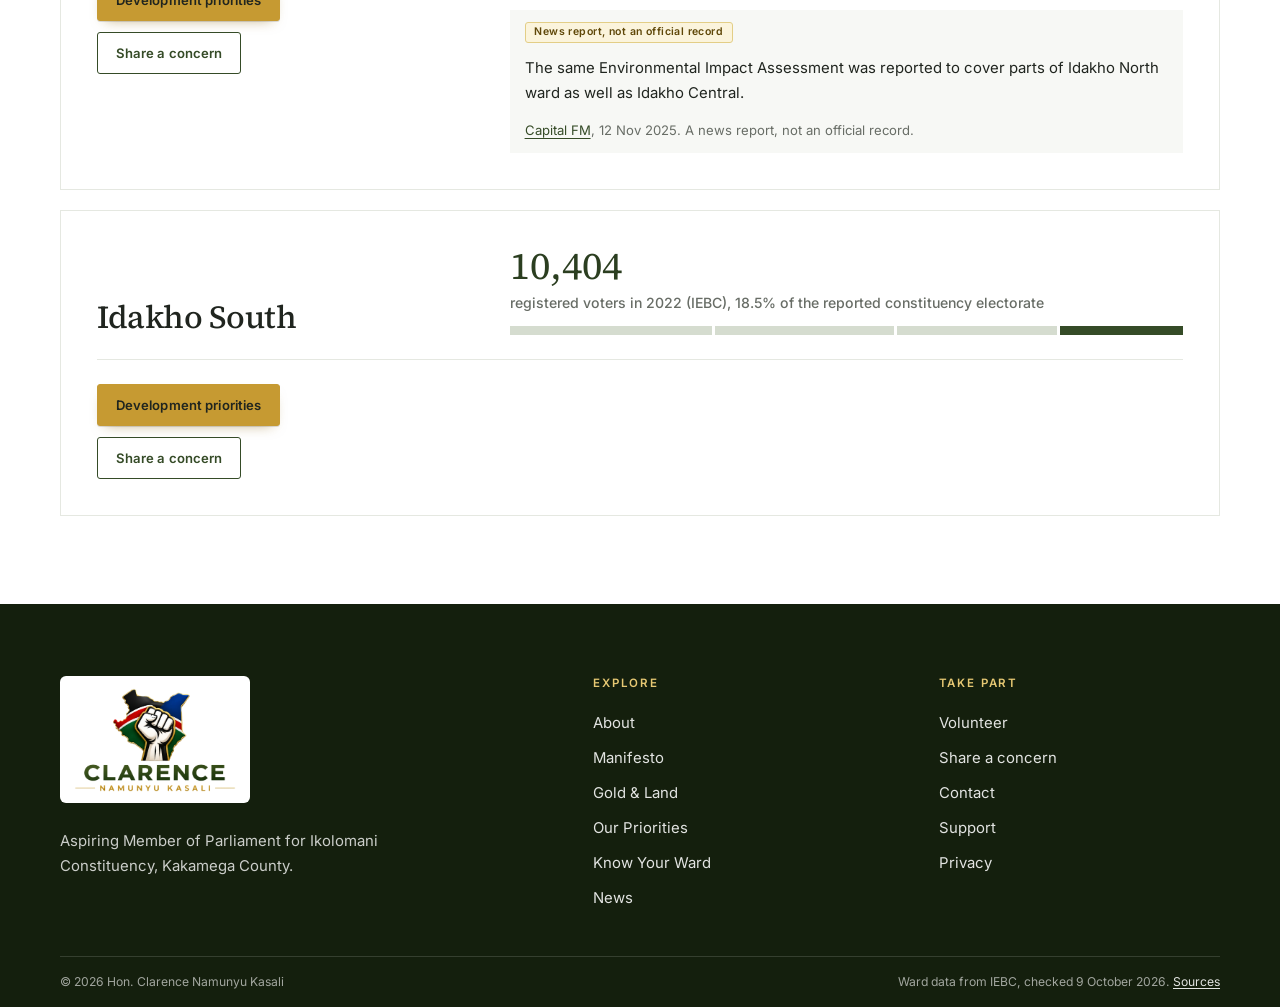
<file: wards.html>
<!DOCTYPE html>
<html lang="en"><head><meta charset="utf-8"><meta name="viewport" content="width=device-width, initial-scale=1">
<title>Know Your Ward | Hon. Clarence Namunyu Kasali, Ikolomani 2027</title><meta name="description" content="Explore Ikolomani’s four wards: Idakho Central, East, North and South. Reported 2022 voters, research priorities and a way to share ward concerns."><link rel="canonical" href="https://CAMPAIGN-DOMAIN.example/wards.html"><meta name="robots" content="index, follow"><meta name="theme-color" content="#FFFFFF">
<meta property="og:type" content="website"><meta property="og:site_name" content="Hon. Clarence Namunyu Kasali for Ikolomani"><meta property="og:locale" content="en_KE"><meta property="og:title" content="Know Your Ward | Hon. Clarence Namunyu Kasali, Ikolomani 2027"><meta property="og:description" content="Explore Ikolomani’s four wards: Idakho Central, East, North and South. Reported 2022 voters, research priorities and a way to share ward concerns."><meta property="og:url" content="https://CAMPAIGN-DOMAIN.example/wards.html"><meta property="og:image" content="https://CAMPAIGN-DOMAIN.example/img/og-image.jpg"><meta property="og:image:width" content="1200"><meta property="og:image:height" content="630"><meta property="og:image:alt" content="Hon. Clarence Namunyu Kasali, aspiring Member of Parliament for Ikolomani, 2027. Sovereign Power Belongs to the People.">
<meta name="twitter:card" content="summary_large_image"><meta name="twitter:title" content="Know Your Ward | Hon. Clarence Namunyu Kasali, Ikolomani 2027"><meta name="twitter:description" content="Explore Ikolomani’s four wards: Idakho Central, East, North and South. Reported 2022 voters, research priorities and a way to share ward concerns."><meta name="twitter:image" content="https://CAMPAIGN-DOMAIN.example/img/og-image.jpg">
<link rel="icon" href="assets/images/brand/favicon.svg" type="image/svg+xml"><link rel="icon" href="favicon.ico" sizes="48x48"><link rel="icon" href="favicon-32.png" type="image/png" sizes="32x32"><link rel="icon" href="icon-192.png" type="image/png" sizes="192x192"><link rel="apple-touch-icon" href="apple-touch-icon.png"><link rel="manifest" href="site.webmanifest">
<link rel="preload" href="fonts/inter-var.woff2" as="font" type="font/woff2" crossorigin><link rel="preload" href="fonts/source-serif-4-var.woff2" as="font" type="font/woff2" crossorigin>
<link rel="stylesheet" href="https://cdnjs.cloudflare.com/ajax/libs/font-awesome/6.5.2/css/all.min.css" crossorigin="anonymous" referrerpolicy="no-referrer">
<link rel="stylesheet" href="css/main.css?v=8"><script type="application/ld+json">{"@context": "https://schema.org", "@type": "WebSite", "name": "Hon. Clarence Namunyu Kasali for Ikolomani", "url": "https://CAMPAIGN-DOMAIN.example/", "inLanguage": "en"}</script></head>
<body><a class="skip" href="#main">Skip to main content</a><div class="progress" aria-hidden="true"></div>
<header class="site-header"><div class="wrap hd">
<a class="brand" href="index.html" aria-label="Clarence Namunyu Kasali, Ikolomani MP campaign. Home"><img class="brand-mark" src="assets/images/brand/logo-mark-160.webp" srcset="assets/images/brand/logo-mark-160.webp 1x, assets/images/brand/logo-mark-320.webp 2x" width="160" height="151" alt="" decoding="async"><span class="brand-t"><strong>Clarence</strong><small>Namunyu Kasali</small></span></a>
<nav class="nav" id="site-nav" aria-label="Main"><ul>
<li><a href="about.html">About</a></li>
<li><a href="manifesto.html">Manifesto</a></li>
<li><a href="gold-land-mining.html">Gold &amp; Land</a></li>
<li><a href="projects.html">Our Priorities</a></li>
<li class="has-sub"><button class="sub-btn cur" type="button" aria-expanded="false" aria-controls="sub-ik">Ikolomani <svg viewBox="0 0 12 12" aria-hidden="true"><path d="M2 4l4 4 4-4" fill="none" stroke="currentColor" stroke-width="1.8"/></svg></button><ul class="sub" id="sub-ik"><li><a href="wards.html" aria-current="page">Know Your Ward</a></li><li><a href="dashboard.html">Development Dashboard</a></li><li><a href="community.html">Community Engagement</a></li></ul></li>
<li><a href="updates.html">News</a></li></ul>
<a class="btn" href="volunteer.html">Join the Campaign</a></nav>
<button class="menu-btn" type="button" aria-expanded="false" aria-controls="site-nav" aria-label="Open menu"><svg class="b" viewBox="0 0 18 18" aria-hidden="true"><path d="M2 4h14M2 9h14M2 14h14" stroke="currentColor" stroke-width="2" fill="none"/></svg><svg class="x" viewBox="0 0 18 18" aria-hidden="true"><path d="M3 3l12 12M15 3L3 15" stroke="currentColor" stroke-width="2" fill="none"/></svg><span>Menu</span></button>
</div></header>
<main id="main">
<section class="phead"><div class="wrap phead-g"><div><p class="crumbs"><a href="index.html">Home</a> / Ikolomani / Know Your Ward</p><h1>Know Your Ward</h1><p class="lead">Ikolomani has four electoral wards. See each ward&rsquo;s reported 2022 electorate and the topics the campaign proposes to research with residents.</p></div></div></section>
<section class="sec" style="padding-top:2rem"><div class="wrap">
<p class="note">Figures are IEBC&rsquo;s registered voters for the 2022 general election, checked <span data-bind="verified-date">9 October 2026</span>. They are historical, not the 2027 electorate, and show the size of an electorate rather than how severe a ward&rsquo;s challenges are. Research priorities are topics to investigate, not findings. County and NG-CDF project records have not yet been verified, so none are shown. <a href="dashboard.html">Dashboard</a></p>
<div id="ward-filter" class="wfilter" role="group" aria-label="Filter wards"></div><p class="vh" id="ward-live" role="status" aria-live="polite"></p>
<div id="ward-directory"><noscript><table class="tbl"><caption>Registered voters by ward, 2022 (IEBC)</caption><tbody><tr><th>Idakho Central</th><td>17,095</td></tr><tr><th>Idakho East</th><td>15,195</td></tr><tr><th>Idakho North</th><td>13,605</td></tr><tr><th>Idakho South</th><td>10,404</td></tr><tr><th>Total</th><td>56,299</td></tr></tbody></table></noscript></div>
</div></section></main>
<footer class="site-footer"><div class="wrap"><div class="ft">
<div><a class="ft-logo" href="index.html" aria-label="Clarence Namunyu Kasali, home"><img src="assets/images/brand/logo-full-900.webp" width="900" height="579" alt="Clarence Namunyu Kasali official logo: a raised fist over a map of Kenya in the national colours" loading="lazy" decoding="async"></a><p>Aspiring Member of Parliament for Ikolomani Constituency, Kakamega County.</p><div class="ft-social" data-footer-social></div></div>
<nav aria-label="Footer"><h3>Explore</h3><ul><li><a href="about.html">About</a></li><li><a href="manifesto.html">Manifesto</a></li><li><a href="gold-land-mining.html">Gold &amp; Land</a></li><li><a href="projects.html">Our Priorities</a></li><li><a href="wards.html">Know Your Ward</a></li><li><a href="updates.html">News</a></li></ul></nav>
<div><h3>Take part</h3><ul><li><a href="volunteer.html">Volunteer</a></li><li><a href="community.html">Share a concern</a></li><li><a href="contact.html">Contact</a></li><li><a href="donate.html">Support</a></li><li><a href="privacy.html">Privacy</a></li></ul><ul data-footer-contact style="margin-top:.75rem"></ul></div>
</div><div class="ft-base"><span>&copy; 2026 Hon. Clarence Namunyu Kasali</span><span>Ward data from IEBC, checked <span data-bind="verified-date">9 October 2026</span>. <a href="dashboard.html#sources">Sources</a></span></div></div></footer>
<button class="totop" type="button" aria-label="Back to top" hidden><svg viewBox="0 0 16 16" aria-hidden="true"><path d="M3 10l5-5 5 5" fill="none" stroke="currentColor" stroke-width="1.8"/></svg></button>
<script src="js/config.js" defer></script><script src="js/data.js" defer></script><script src="js/i18n.js" defer></script><script src="js/main.js" defer></script>
</body></html>
</file>
<file: css/main.css>
@font-face{font-family:"Inter";font-weight:100 900;font-style:normal;font-display:swap;src:url(../fonts/inter-var.woff2) format("woff2")}
@font-face{font-family:"Source Serif 4";font-weight:200 900;font-style:normal;font-display:swap;src:url(../fonts/source-serif-4-var.woff2) format("woff2")}
@font-face{font-family:"Source Serif 4";font-weight:200 900;font-style:italic;font-display:swap;src:url(../fonts/source-serif-4-italic-var.woff2) format("woff2")}
/* Hon. Clarence Namunyu Kasali, Ikolomani 2027.
   Editorial, white-dominant system sampled from the official logo: deep olive (wordmark), antique gold (outline and
   NAMUNYU KASALI), charcoal text. Source Serif 4 (headlines) + Inter (UI and body), both self-hosted. */
:root{--green:#354B27;--forest:#2B3E20;--deep:#22331A;--gold:#C69A32;--gold-ink:#8A6410;--ink:#20251F;--ink-2:#686D66;--white:#fff;--warm:#F7F8F5;--tint:#F0F2E9;--panel:#EEF0EA;--line:#E5E8E1;--line-dk:#CBD1C4;
--head:"Inter",system-ui,-apple-system,"Segoe UI",Roboto,Arial,sans-serif;--body:var(--head);--serif:"Source Serif 4",Georgia,"Times New Roman",serif;
--wrap:1160px;--gutter:clamp(1.25rem,4vw,3rem);--sec:clamp(3.5rem,7vw,6rem);--prose:62ch;--r:6px;--shadow:0 12px 28px -20px rgba(32,40,32,.45)}
*,*::before,*::after{box-sizing:border-box}
html{-webkit-text-size-adjust:100%;scroll-behavior:smooth;scroll-padding-top:90px}
body{margin:0;font:400 1rem/1.7 var(--body);color:var(--ink);background:var(--white)}
img{display:block;max-width:100%;height:auto}
figure{margin:0}
a{color:var(--green);text-underline-offset:.2em}
::selection{background:#E9D9A6;color:var(--ink)}
:focus-visible{outline:3px solid #0B57D0;outline-offset:3px}
.feature :focus-visible{outline-color:#F0D58A}
.vh{position:absolute!important;width:1px;height:1px;margin:-1px;overflow:hidden;clip:rect(0 0 0 0);white-space:nowrap;border:0}
.skip{position:absolute;left:-999px;top:0;background:var(--ink);color:#fff;padding:.7rem 1rem;z-index:300}.skip:focus{left:0}
.wrap{max-width:calc(var(--wrap) + 2*var(--gutter));margin-inline:auto;padding-inline:var(--gutter)}

/* type */
h1,h2,h3,h4{font-family:var(--head);color:var(--ink);font-weight:700;line-height:1.2;letter-spacing:-.01em;margin:0 0 1rem;text-wrap:balance}
h1,h2{font-family:var(--serif);font-weight:500;letter-spacing:-.012em;line-height:1.14}
h1{font-size:clamp(2rem,3.9vw,3rem)}
h2{font-size:clamp(1.55rem,2.8vw,2.2rem)}
h3{font-size:1.02rem;line-height:1.35}
h4{font-size:.92rem}
p{margin:0 0 1.15rem;text-wrap:pretty}
ul,ol{margin:0;padding:0}
.lead{font-size:clamp(1.02rem,1.3vw,1.14rem);line-height:1.7;color:var(--ink-2);max-width:var(--prose)}
.fine{font-size:.84rem;line-height:1.6;color:var(--ink-2);max-width:68ch}
.kicker{display:flex;align-items:center;gap:.7rem;font:600 .7rem/1.2 var(--head);text-transform:uppercase;letter-spacing:.16em;color:var(--gold-ink);margin:0 0 1.1rem}
.kicker::before{content:"";width:1.75rem;height:1px;background:var(--gold);flex:none}
.sec-title{max-width:44rem;margin:0 0 clamp(1.75rem,3.5vw,2.75rem)}
.sec-title p{color:var(--ink-2);margin:0;max-width:var(--prose)}

/* buttons + links */
.btn{display:inline-flex;align-items:center;justify-content:center;gap:.55rem;min-height:48px;padding:.75rem 1.5rem;font:600 .88rem/1.1 var(--head);text-decoration:none;border:1.5px solid var(--gold);background:var(--gold);color:var(--ink);border-radius:var(--r);cursor:pointer;transition:background .15s,border-color .15s,color .15s}
.btn:hover{background:#B8861B;border-color:#B8861B}
.btn--ghost{background:transparent;border-color:var(--green);color:var(--green)}.btn--ghost:hover{background:var(--green);border-color:var(--green);color:#fff}
.btn--green{background:var(--green);border-color:var(--green);color:#fff}.btn--green:hover{background:var(--forest);border-color:var(--forest);color:#fff}
.feature .btn--ghost{border-color:rgba(255,255,255,.7);color:#fff}.feature .btn--ghost:hover{background:#fff;border-color:#fff;color:var(--forest)}
.btn--sm{min-height:42px;padding:.5rem 1.1rem;font-size:.82rem}
.btn[disabled]{opacity:.6;cursor:not-allowed}
.link{font:600 .88rem var(--head);color:var(--green);text-decoration:none;border-bottom:1px solid var(--gold);padding-bottom:2px}
.link::after{content:" \2192"}.link:hover{color:var(--forest);border-bottom-color:var(--forest)}
.actions{display:flex;flex-wrap:wrap;align-items:center;gap:1rem 1.5rem;margin-top:1.75rem}
.note{border-left:3px solid var(--gold);background:var(--warm);padding:.85rem 1.1rem;color:var(--ink-2);font-size:.92rem;max-width:var(--prose)}

/* header */
.site-header{position:sticky;top:0;z-index:60;background:#fff;border-bottom:1px solid var(--line)}
.hd{display:flex;align-items:center;justify-content:space-between;gap:1.5rem;min-height:74px}
.brand{display:flex;align-items:center;gap:.8rem;color:var(--ink);text-decoration:none;flex:none}
.brand-mark{width:auto;height:48px;flex:none}
.brand-t{display:flex;flex-direction:column;line-height:1.15}
.brand-t strong{font:700 1.08rem var(--head);letter-spacing:.07em;text-transform:uppercase;color:var(--forest)}
.brand-t small{font:600 .56rem var(--head);color:var(--gold-ink);letter-spacing:.34em;text-transform:uppercase;margin-top:.2rem}
.nav{display:flex;align-items:center;gap:1.6rem}
.nav>ul{list-style:none;display:flex;align-items:center;gap:1.45rem}
.nav a,.nav .sub-btn{font:500 .85rem var(--head);color:var(--ink);text-decoration:none;background:none;border:0;padding:.55rem 0;cursor:pointer;position:relative;display:inline-flex;align-items:center;gap:.4rem}
.nav>ul>li>a::after,.nav .sub-btn::after{content:"";position:absolute;left:0;right:0;bottom:.1rem;height:2px;background:var(--green);transform:scaleX(0);transform-origin:left;transition:transform .2s}
.nav>ul>li>a:hover::after,.nav a[aria-current=page]::after,.nav .sub-btn:hover::after,.nav .sub-btn.cur::after{transform:scaleX(1)}
.sub-btn svg{width:10px;height:10px;transition:transform .2s}.sub-btn[aria-expanded=true] svg{transform:rotate(180deg)}
.has-sub{position:relative}
.sub{list-style:none;position:absolute;top:100%;left:-1rem;min-width:16rem;background:#fff;border-radius:var(--r);box-shadow:0 18px 36px -20px rgba(32,40,32,.45),0 0 0 1px var(--line);padding:.4rem;visibility:hidden;opacity:0;transform:translateY(6px);transition:opacity .15s,transform .15s,visibility 0s .15s}
.has-sub.open>.sub,.has-sub:hover>.sub,.has-sub:focus-within>.sub{visibility:visible;opacity:1;transform:none;transition:opacity .15s,transform .15s}
.sub a{display:block;padding:.7rem .9rem;font-weight:600;font-size:.9rem;border-radius:4px}.sub a:hover{background:var(--warm)}
.sub a[aria-current=page]{color:var(--green);background:var(--warm)}
.nav a.btn{padding:.65rem 1.2rem;min-height:44px;font-size:.86rem;color:var(--ink);background:var(--gold);border:1.5px solid var(--gold);display:inline-flex;justify-content:center;width:auto;border-radius:var(--r);font-weight:600}
.nav a.btn:hover{background:#B8861B;border-color:#B8861B}
.menu-btn svg{width:18px;height:18px}.menu-btn .x,.menu-btn[aria-expanded=true] .b{display:none}.menu-btn[aria-expanded=true] .x{display:block}
.menu-btn{display:none;align-items:center;gap:.55rem;height:44px;padding:0 1rem;background:#fff;border:1.5px solid var(--ink);border-radius:var(--r);font:600 .8rem var(--head);color:var(--ink);cursor:pointer}
@media (max-width:999.98px){
  .menu-btn{display:inline-flex;position:relative;z-index:2;flex:none}
  .brand{position:relative;z-index:2;flex:1 1 auto;min-width:0}
  .nav{position:fixed;inset:0;z-index:1;flex-direction:column;align-items:stretch;gap:1.5rem;background:#fff;padding:96px var(--gutter) 2rem;overflow:auto;visibility:hidden;opacity:0;transition:opacity .2s,visibility 0s .2s}
  .nav.open{visibility:visible;opacity:1;transition:opacity .2s}
  .nav>ul{flex-direction:column;align-items:stretch;gap:0}
  .nav a,.nav .sub-btn{font-size:1.15rem;padding:.9rem 0;border-bottom:1px solid var(--line);width:100%;justify-content:space-between}
  .nav>ul>li>a::after,.nav .sub-btn::after{display:none}
  .sub{position:static;visibility:visible;opacity:1;transform:none;box-shadow:none;padding:0 0 .5rem 1rem;min-width:0;display:none;border-radius:0}
  .has-sub.open>.sub{display:block}.has-sub:hover>.sub,.has-sub:focus-within>.sub{display:none}.has-sub.open:hover>.sub,.has-sub.open:focus-within>.sub{display:block}
  .sub a{font-size:1.05rem;border-bottom:1px solid var(--line);border-radius:0}
  .nav a.btn{align-self:flex-start;font-size:1rem;margin-top:.5rem;padding:.8rem 1.5rem}
  body.menu-open{overflow:hidden}
}
@media (max-width:1099.98px) and (min-width:1000px){.nav{gap:.9rem}.nav>ul{gap:.9rem}.nav a,.nav .sub-btn{font-size:.8rem}.nav a.btn{padding:.6rem .9rem}.brand-t strong{font-size:.98rem}.brand{gap:.6rem}}
@media (max-width:420px){.brand-mark{height:40px}.brand{gap:.6rem}.brand-t strong{font-size:.9rem;letter-spacing:.05em}.brand-t small{font-size:.5rem;letter-spacing:.26em}.hd{gap:.75rem}.menu-btn{padding:0 .8rem}}

/* hero: asymmetric editorial composition. The portrait is a transparent cutout standing on a pale-sage panel that
   bleeds to the viewport edge; the head rises slightly above the panel. */
.hero{background:#fff;border-bottom:1px solid var(--line);overflow:hidden}
.hero-g{display:grid;grid-template-columns:minmax(0,11fr) minmax(0,10fr);gap:clamp(1.5rem,4vw,4rem);align-items:end}
.hero-copy{align-self:center;padding-block:clamp(2.75rem,6vw,5rem)}
.hero h1{font-size:clamp(2.1rem,3.8vw,3.4rem);line-height:1.07;font-weight:500;margin:0 0 1.6rem;letter-spacing:-.018em;text-wrap:initial}
.hero h1 span{display:block}.hero h1 .l1{color:var(--ink);font-weight:400}.hero h1 .l2{color:var(--green)}
.hero .slogan{font:italic 400 clamp(1.15rem,1.7vw,1.38rem)/1.45 var(--serif);color:var(--ink);margin:0 0 1.1rem;max-width:32ch;padding-top:1.35rem;border-top:1px solid var(--line-dk);position:relative}
.hero .slogan::before{content:"";position:absolute;top:-1px;left:0;width:3rem;height:2px;background:var(--gold)}
.hero .support{color:var(--ink-2);max-width:46ch;margin:0 0 2rem;font-size:1rem;line-height:1.7}
.hero .actions{display:flex;flex-wrap:wrap;gap:.75rem}
.hero .btn{min-height:46px;padding:.7rem 1.4rem;font-size:.86rem}
.hero .btn--ghost{background:#fff;border-width:1px}.hero .btn--ghost:hover{background:var(--green);color:#fff}
.hero-art{position:relative;height:clamp(440px,44vw,610px);aspect-ratio:1086/1448;justify-self:end}
.hero-art::before{content:"";position:absolute;top:15%;bottom:0;left:0;right:0;background:var(--tint)}
.hero-art::after{content:"";position:absolute;top:15%;left:0;width:4rem;height:2px;background:var(--gold)}
.hero-art img{position:absolute;inset:0;width:100%;height:100%}
.hero-plate{position:absolute;z-index:2;left:-2.5rem;bottom:1.25rem;margin:0;background:#fff;border-top:2px solid var(--gold);padding:.85rem 1.2rem .9rem 1.1rem;box-shadow:0 0 0 1px var(--line)}
.hero-plate b{display:block;font:600 .8rem/1.3 var(--head);color:var(--ink);letter-spacing:.01em}
.hero-plate span{display:block;margin-top:.15rem;font:500 .74rem/1.4 var(--head);color:var(--ink-2)}
@keyframes rise{from{opacity:0;transform:translateY(14px)}to{opacity:1;transform:none}}
@keyframes fade{from{opacity:0}to{opacity:1}}
.hero [data-in]{animation:rise .7s cubic-bezier(.22,.61,.36,1) both;animation-delay:calc(80ms + var(--i,0)*90ms)}
.hero-art::before{animation:fade .8s ease both;animation-delay:.1s}
.hero-art img{animation:rise .9s cubic-bezier(.22,.61,.36,1) both;animation-delay:.3s}
.hero-plate{animation:rise .7s cubic-bezier(.22,.61,.36,1) both;animation-delay:.75s}
/* scroll reveal: classes are added by js/main.js only, so the page is fully visible without JS */
.js-rv{opacity:0;transform:translateY(12px);transition:opacity .5s ease,transform .5s cubic-bezier(.22,.61,.36,1)}
.js-rv.in{opacity:1;transform:none}
.stats{background:#fff;border-bottom:1px solid var(--line)}
.stats-card{display:grid;grid-template-columns:repeat(4,1fr)}
.stat{padding:1.6rem 1.5rem 1.4rem;border-left:1px solid var(--line)}.stat:first-child{border:0;padding-left:0}
.stat b{display:block;font:400 clamp(1.7rem,2.9vw,2.4rem)/1 var(--serif);color:var(--forest);letter-spacing:-.01em}
.stat span{display:block;margin-top:.5rem;font:500 .78rem/1.45 var(--head);color:var(--ink-2)}
.stats-note{margin:0;padding:0 0 1.25rem;font-size:.8rem;color:var(--ink-2);max-width:none}
@media (max-width:899.98px){
  .hero-art{height:clamp(400px,50vw,440px)}.hero-plate{left:-1rem;bottom:1rem;padding:.65rem .9rem}
  .stats-card{grid-template-columns:1fr 1fr}.stat{border-left:0;border-top:1px solid var(--line);padding-left:0}.stat:nth-child(-n+2){border-top:0}.stat:nth-child(2n){border-left:1px solid var(--line);padding-left:1.25rem}
}

@media (max-width:699.98px){
  .hero-g{grid-template-columns:1fr;gap:0}.hero-copy{padding-block:2.25rem 2rem}
  .hero-art{height:auto;width:min(100%,25rem);justify-self:start}
  .hero-plate{left:0}
}

/* home sections */
.sec{padding-block:var(--sec)}.sec--warm{background:var(--warm)}.sec--tight{padding-block:clamp(2rem,4vw,3.5rem)}
.msg{max-width:50rem}
.msg h2{font-size:clamp(1.7rem,3.4vw,2.6rem);line-height:1.22;margin-bottom:1.25rem}
.msg p{color:var(--ink-2);margin:0 0 1.5rem;max-width:var(--prose)}
.cards{display:grid;grid-template-columns:repeat(2,minmax(0,1fr));column-gap:clamp(2rem,6vw,5rem)}
.card{display:grid;grid-template-columns:3rem minmax(0,1fr);column-gap:.5rem;padding:1.35rem 0 1.4rem;border-top:1px solid var(--line-dk);text-decoration:none;color:var(--ink)}
.card .n{grid-row:1/4;font:400 1.5rem/1.2 var(--serif);color:var(--gold-ink)}
.card h3{margin:0 0 .35rem;font-size:1.02rem}
.card p{color:var(--ink-2);font-size:.9rem;line-height:1.6;margin:0 0 .6rem}
.card .go{font:600 .78rem var(--head);color:var(--green)}.card .go::after{content:" \2192"}
.card:hover h3{color:var(--green);text-decoration:underline;text-decoration-color:var(--gold);text-underline-offset:.25em}
.feature{position:relative;color:#fff;background:var(--deep);overflow:hidden;isolation:isolate}
.feature>img{position:absolute;inset:0;width:100%;height:100%;object-fit:cover;object-position:50% 45%;z-index:-2}
.feature::before{content:"";position:absolute;inset:0;background:rgba(30,46,16,.82);z-index:-1}
.feature-g{display:grid;grid-template-columns:minmax(0,6fr) minmax(0,5fr);gap:clamp(2rem,6vw,5rem);align-items:center;padding-block:clamp(4rem,8vw,6.5rem)}
.feature .kicker{color:#E6C873}.feature .kicker::before{background:#E6C873}
.feature h2{color:#fff;font-size:clamp(2rem,4vw,3.2rem);line-height:1.08;margin-bottom:1.1rem}
.feature h2 span{display:block;color:#E6C873}
.feature .lead{color:rgba(255,255,255,.9)}
.feature-list{list-style:none}
.feature-list li{border-top:1px solid rgba(255,255,255,.28);padding:1rem 0}
.feature-list b{display:block;font:600 .98rem var(--head);color:#fff;margin-bottom:.15rem}
.feature-list span{font-size:.9rem;color:rgba(255,255,255,.84)}
.feature .fine{color:rgba(255,255,255,.75);margin-top:1rem}
.meet{display:grid;grid-template-columns:minmax(0,5fr) minmax(0,6fr);gap:clamp(2rem,6vw,6rem);align-items:center}
.meet figure{background:var(--tint);aspect-ratio:4/5;max-width:440px;width:100%;overflow:hidden;position:relative}
.meet figure img{position:absolute;inset:auto 0 0 0;width:100%;height:100%;object-fit:cover;object-position:50% 0}
.meet h2{margin-bottom:1rem}.meet p{color:var(--ink-2);max-width:50ch}.meet .lead{color:var(--ink)}
.wards-home{display:grid;grid-template-columns:minmax(0,5fr) minmax(0,7fr);gap:clamp(2rem,6vw,5rem);align-items:center}
.wards-home p{color:var(--ink-2)}
.chart-card{background:#fff;padding:clamp(1.25rem,3vw,2rem);border:1px solid var(--line)}
.photos{display:grid;grid-template-columns:repeat(12,minmax(0,1fr));gap:clamp(1rem,2vw,1.5rem);align-items:start}
.photos figure:first-child{grid-column:1/8}.photos figure:nth-child(2){grid-column:8/13}
.photos img{width:100%;object-fit:cover;background:var(--panel)}
.photos figure:first-child img{aspect-ratio:14/9}.photos figure:nth-child(2) img{aspect-ratio:10/9;object-position:50% 40%}
.cta-band{background:var(--warm);border-top:1px solid var(--line);color:var(--ink)}
.cta-g{display:grid;grid-template-columns:minmax(0,7fr) minmax(0,5fr);gap:clamp(1.5rem,5vw,4rem);align-items:center;padding-block:clamp(2.5rem,5vw,4rem)}
.cta-band h2{font-size:clamp(1.6rem,3vw,2.3rem);margin:0 0 .5rem}
.cta-band p{margin:0;max-width:44ch;color:var(--ink-2)}
.cta-band .actions{margin:0;justify-content:flex-end}
@media (max-width:999.98px){.cards{grid-template-columns:1fr}}
@media (max-width:899.98px){.feature-g,.meet,.wards-home,.cta-g{grid-template-columns:1fr}.cta-band .actions{justify-content:flex-start}.photos{display:block}.photos figure+figure{margin-top:1rem}.photos figure:first-child img,.photos figure:nth-child(2) img{aspect-ratio:4/3}}

/* interior header */
.phead{background:#fff;border-bottom:1px solid var(--line);overflow:hidden}
.phead-g{display:grid;grid-template-columns:minmax(0,1fr);gap:2rem;align-items:end;padding-block:clamp(2.25rem,4.5vw,3.75rem)}
.phead--split .phead-g{grid-template-columns:minmax(0,8fr) minmax(0,4fr);padding-bottom:0}
.phead h1{margin:.6rem 0 .9rem;max-width:20ch}
.phead .lead{margin:0;max-width:56ch}
.phead--split .copy{padding-bottom:clamp(2.25rem,4.5vw,3.75rem);align-self:center}
.phead-fig{position:relative;height:320px;justify-self:end;width:100%;max-width:340px}
.phead-fig::before{content:"";position:absolute;left:8%;right:0;bottom:0;top:22%;background:var(--tint)}
.phead-fig img{position:absolute;left:50%;transform:translateX(-50%);bottom:0;height:100%;width:auto;max-width:none}
.crumbs{font:500 .78rem var(--head);color:var(--ink-2);margin:0}.crumbs a{color:var(--green)}
@media (max-width:899.98px){.phead--split .phead-g{grid-template-columns:1fr}.phead-fig{height:260px;max-width:300px;justify-self:start}.phead--split .copy{padding-bottom:0}}

/* about */
.about-intro{display:grid;grid-template-columns:minmax(0,6fr) minmax(0,5fr);gap:clamp(2rem,6vw,6rem);align-items:start}
.about-intro .big{font:400 clamp(1.45rem,2.5vw,2rem)/1.35 var(--serif);margin:0;color:var(--forest)}
.about-intro p{color:var(--ink-2)}
.about-bio{display:grid;grid-template-columns:minmax(0,4fr) minmax(0,7fr);gap:clamp(2rem,6vw,5rem);align-items:center}
.about-bio figure{overflow:hidden}
.about-bio figure img{width:100%;aspect-ratio:1/1;object-fit:cover;object-position:50% 12%}
.about-bio p{color:var(--ink-2)}
.values{list-style:none}
.values li{display:grid;grid-template-columns:minmax(9rem,13rem) minmax(0,1fr);gap:.25rem 1.5rem;padding:1.15rem 0;border-top:1px solid var(--line-dk)}
.values b{font:600 .98rem var(--head);color:var(--forest)}.values span{color:var(--ink-2)}
.values-head{display:grid;grid-template-columns:minmax(0,4fr) minmax(0,8fr);gap:clamp(2rem,6vw,5rem);align-items:start}
@media (max-width:899.98px){.about-intro,.about-bio,.values-head{grid-template-columns:1fr}.values li{grid-template-columns:1fr}.about-bio figure{max-width:340px}}

/* content blocks */
.split{display:grid;grid-template-columns:minmax(0,4fr) minmax(0,8fr);gap:clamp(2rem,6vw,5rem);align-items:start}
.split>div:first-child h2{margin-bottom:.8rem}
.banner-img img{width:100%;aspect-ratio:21/8;object-fit:cover;object-position:50% 55%}
.clist{list-style:none;counter-reset:c}
.clist li{counter-increment:c;display:grid;grid-template-columns:2.4rem 1fr;gap:.5rem 1rem;padding:1rem 0;border-top:1px solid var(--line-dk)}
.clist li::before{content:counter(c);font:400 1.25rem/1.3 var(--serif);color:var(--gold-ink)}
.clist b{font-family:var(--head);font-weight:600}.clist span{display:block;color:var(--ink-2);font-size:.93rem}
.issues{border-bottom:1px solid var(--line-dk)}
.issue{display:grid;grid-template-columns:3rem minmax(0,1fr) minmax(0,1.3fr) 1.5rem;gap:1.25rem;padding:1.3rem .25rem;border-top:1px solid var(--line-dk);align-items:center;text-decoration:none;color:inherit;transition:background .15s}
.issue:hover{background:var(--warm)}
.issue .n{font:400 1.5rem var(--serif);color:var(--gold-ink)}.issue h3{margin:0;font-size:1.08rem}.issue p{margin:0;color:var(--ink-2);font-size:.93rem;line-height:1.55}
.issue::after{content:"\2192";color:var(--green);font-family:var(--head);justify-self:end;font-weight:600}
@media (max-width:799.98px){.issue{grid-template-columns:2.4rem 1fr 1.5rem;gap:.2rem 1rem}.issue p{grid-column:2}.issue::after{grid-column:3;grid-row:1}}
.tl{list-style:none;border-left:1px solid var(--line-dk);margin-left:.4rem}
.tl li{position:relative;padding:0 0 1.75rem 1.75rem}.tl li::before{content:"";position:absolute;left:-6px;top:.45rem;width:11px;height:11px;background:var(--gold);border-radius:50%}
.tl time{font:600 .74rem var(--head);color:var(--forest);letter-spacing:.1em;text-transform:uppercase;display:block}.tl p{margin:.25rem 0 .35rem;max-width:62ch}
.srcs{font-size:.8rem;color:var(--ink-2);margin:.2rem 0 0;max-width:62ch}.srcs a{color:var(--ink-2)}

/* pills, tables, charts */
.pill{display:inline-block;font:600 .66rem/1.4 var(--head);letter-spacing:.04em;padding:.15rem .55rem;border-radius:3px;background:#fff;border:1px solid var(--line-dk);color:var(--ink)}
.pill--ok{background:#EEF3E6;border-color:#C5D3B2;color:#2E4818}.pill--rep{background:#FBF4DC;border-color:#E3CE86;color:#5F4708}.pill--wait{background:#F2F3F0;border-color:#CBD2CA}.pill--res{border-color:var(--forest);color:var(--forest)}
.tbl-wrap{overflow-x:auto;border:1px solid var(--line);background:#fff}
table.tbl{width:100%;border-collapse:collapse;font-size:.9rem;min-width:36rem}
.tbl caption{text-align:left;font:600 .92rem var(--head);padding:1rem 1.1rem;border-bottom:1px solid var(--line)}
.tbl th,.tbl td{padding:.8rem 1.1rem;text-align:left;vertical-align:top;border-bottom:1px solid var(--line)}
.tbl thead th{background:var(--warm);font:600 .7rem var(--head);text-transform:uppercase;letter-spacing:.09em;color:var(--ink-2)}
.tbl tbody th{font-family:var(--head);font-weight:600}.tbl .num{text-align:right;font-variant-numeric:tabular-nums}
.tbl tfoot th,.tbl tfoot td{font-weight:700;background:var(--warm)}
.tbl tr:last-child td,.tbl tr:last-child th{border-bottom:0}
.tbl ul{list-style:disc;padding-left:1.1rem}.tbl li{margin:0 0 .15rem}
.check{display:flex;gap:.6rem;align-items:flex-start;margin-top:1rem;font-size:.92rem;max-width:70ch}.check i{color:var(--forest);margin-top:.3rem}.check.bad i{color:#B3261E}
.bars{list-style:none;display:grid;gap:1.1rem}
.bars li{display:grid;grid-template-columns:minmax(7.5rem,9.5rem) 1fr;gap:.25rem 1rem;align-items:center}
.bars .nm{font:600 .88rem var(--head)}.bars .nm a{color:inherit;text-decoration:none}.bars .nm a:hover{color:var(--green)}
.bars .tr{height:.7rem;background:var(--tint);display:block;overflow:hidden}
.bars .fl{display:block;height:100%;background:var(--green);width:var(--w)}
.bars .vl{grid-column:2;font-size:.84rem;color:var(--ink-2)}.bars .vl b{color:var(--ink);font-family:var(--head)}
@media (max-width:599.98px){.bars li{grid-template-columns:1fr}.bars .vl{grid-column:1}}
.seg{display:flex;height:.6rem;width:100%;gap:3px;overflow:hidden}.seg span{display:block;background:#D5DCCF;width:var(--w)}.seg span.me{background:var(--green)}
.chart-note{font-size:.8rem;color:var(--ink-2);margin:1rem 0 0;max-width:62ch}
.share{display:flex;flex-wrap:wrap;gap:.5rem;align-items:center}.share .lbl{font:600 .8rem var(--head);margin-right:.3rem}
.share a,.share button{display:inline-flex;align-items:center;gap:.5rem;min-height:40px;padding:.35rem .9rem;border:1.5px solid var(--green);background:#fff;color:var(--green);font:600 .78rem var(--head);text-decoration:none;border-radius:var(--r);cursor:pointer}
.share a:hover,.share button:hover{background:var(--green);color:#fff}
.empty{background:var(--warm);padding:2rem;max-width:var(--prose);border:1px solid var(--line)}.empty h2{font-size:1.3rem}.empty p{color:var(--ink-2)}
.feed-list{list-style:none}.feed-list li{padding:1.2rem 0;border-top:1px solid var(--line-dk)}.feed-list time{font:600 .74rem var(--head);color:var(--forest)}.feed-list h4{font-size:1.08rem;margin:.15rem 0 .3rem}.feed-list p{color:var(--ink-2);margin:0 0 .4rem}

/* wards */
.wfilter{display:flex;flex-wrap:wrap;gap:.5rem;margin:1.5rem 0 1rem}
.wfilter button{font:600 .82rem var(--head);padding:.55rem 1.1rem;border:1.5px solid var(--green);background:#fff;color:var(--green);border-radius:var(--r);cursor:pointer;min-height:42px}
.wfilter button[aria-pressed=true]{background:var(--green);color:#fff}
.ward{padding:clamp(1.5rem,3vw,2.25rem);margin-top:1.25rem;background:#fff;border:1px solid var(--line)}.ward[hidden]{display:none}
.ward-top{display:grid;grid-template-columns:minmax(0,4fr) minmax(0,8fr);gap:1rem clamp(2rem,6vw,5rem);align-items:end}
.ward h2{font-size:clamp(1.5rem,2.6vw,2rem);margin:0}
.ward .vote{font:400 clamp(1.8rem,3vw,2.4rem)/1 var(--serif);color:var(--forest);margin:0 0 .8rem}
.ward .vote small{display:block;font:500 .88rem/1.5 var(--head);color:var(--ink-2);letter-spacing:0;margin-top:.4rem}
.ward-body{display:grid;grid-template-columns:minmax(0,4fr) minmax(0,8fr);gap:1.25rem clamp(2rem,6vw,5rem);margin-top:1.5rem;padding-top:1.5rem;border-top:1px solid var(--line)}
.ward-body h3{font-size:1rem;margin-bottom:.6rem}
.rlist{list-style:none;display:grid;gap:.5rem}.rlist li{padding:.7rem .9rem;background:var(--warm);font-size:.93rem;display:flex;gap:.8rem;align-items:baseline;flex-wrap:wrap}
.rlist .pill{flex:none}.rlist .src{display:block;width:100%;font-size:.82rem;color:var(--ink-2)}
.ward-actions{display:flex;flex-wrap:wrap;gap:.7rem;margin-top:1rem}
.disclose[hidden]{display:none}.disclose{margin-top:1rem}
@media (max-width:899.98px){.ward-top,.ward-body{grid-template-columns:1fr}}

/* forms */
.formpage{display:grid;grid-template-columns:minmax(0,7fr) minmax(0,4fr);gap:clamp(2rem,6vw,5rem);align-items:start}
.side{background:var(--warm);padding:1.5rem;border:1px solid var(--line)}
.side h2{font-size:1.1rem}.side ul{list-style:none}.side li{padding:.7rem 0;border-top:1px solid var(--line);font-size:.95rem}
@media (max-width:999.98px){.formpage{grid-template-columns:1fr}}
.form{display:grid;gap:1.2rem;max-width:640px}
.field{display:grid;gap:.4rem}
.field label,.field legend{font:600 .88rem var(--head);padding:0}
.field .req{color:#B3261E}.field .hint{font-size:.86rem;color:var(--ink-2);margin:0}
.field input,.field select,.field textarea{width:100%;font:400 1rem var(--body);padding:.8rem 1rem;border:1.5px solid #A9B3A5;background:#fff;border-radius:var(--r);min-height:50px;color:var(--ink)}
.field textarea{min-height:140px;resize:vertical;line-height:1.5}
.field input:focus,.field select:focus,.field textarea:focus{outline:3px solid #0B57D0;outline-offset:1px;border-color:var(--ink)}
.field [aria-invalid=true]{border-color:#9F1C14;background:#FFF6F5}
.err{color:#9F1C14;font:700 .84rem var(--head);margin:0}
fieldset.field{border:0;margin:0;padding:0;min-width:0}
.checks{display:grid;grid-template-columns:repeat(auto-fill,minmax(240px,1fr));gap:.1rem 1.25rem}
.check-i{display:flex;gap:.65rem;align-items:flex-start;font:500 .95rem var(--body)!important;min-height:40px}
.check-i input{width:1.2rem;height:1.2rem;min-height:0;margin-top:.25rem;flex:none;accent-color:var(--green)}
.cnt{font-size:.8rem;color:var(--ink-2);text-align:right;margin:0}
.hp{position:absolute!important;left:-9999px;width:1px;height:1px;overflow:hidden}
.summary{border:2px solid #9F1C14;background:#FFF6F5;padding:1rem 1.2rem;border-radius:var(--r);max-width:640px;margin-bottom:1.25rem}.summary[hidden]{display:none}
.summary h3{font-size:1rem;color:#9F1C14;margin-bottom:.4rem}.summary ul{padding-left:1.1rem}.summary a{color:#9F1C14;font-weight:700}
.status{padding:1.1rem 1.3rem;border-left:5px solid var(--green);background:#F1F5EC;max-width:640px;margin-top:1.25rem}.status[hidden]{display:none}
.status h3{font-size:1.05rem;margin-bottom:.35rem}.status p{margin:0 0 .6rem;font-size:.96rem}
.status--warn{border-color:#A88700;background:#FFF8DB}.status--err{border-color:#B3261E;background:#FFF1F0}
.banner{padding:.85rem 1.1rem;background:#FFF8DB;border-left:5px solid #A88700;max-width:640px;font-size:.93rem;margin-bottom:1.25rem}.banner[hidden]{display:none}.banner p{margin:0}
.privacy-line{font-size:.86rem;color:var(--ink-2);max-width:640px;margin:0}
.channels{list-style:none}.channels li{padding:.8rem 0;border-top:1px solid var(--line)}.channels strong{display:block;font:600 .84rem var(--head)}

/* manifesto */
.progress{position:fixed;left:0;top:0;height:4px;width:100%;background:var(--green);transform-origin:left;transform:scaleX(0);z-index:120;pointer-events:none}
.toc{position:sticky;top:74px;z-index:40;background:rgba(255,255,255,.97);box-shadow:0 1px 0 var(--line)}
.toc ol{list-style:none;display:flex;gap:1.75rem;overflow-x:auto;scrollbar-width:none}.toc ol::-webkit-scrollbar{display:none}
.toc a{display:block;white-space:nowrap;padding:.95rem 0;font:500 .8rem var(--head);color:var(--ink-2);text-decoration:none;border-bottom:2px solid transparent}
.toc a:hover{color:var(--green)}.toc a[aria-current=true]{color:var(--green);border-bottom-color:var(--green)}
.flag{background:var(--warm);color:var(--ink);padding:clamp(1.5rem,3vw,2.25rem);margin-bottom:clamp(2rem,4vw,3rem);border-left:3px solid var(--gold)}
.flag h2{margin-bottom:.8rem;max-width:24ch}.flag p{max-width:var(--prose);color:var(--ink-2);margin-bottom:1rem}
.chapter{display:grid;grid-template-columns:minmax(0,3fr) minmax(0,8fr);gap:1rem clamp(2rem,5vw,5rem);padding-block:clamp(2rem,4vw,3rem);border-top:1px solid var(--line-dk)}
.chapter>h2,.chapter>h3.ch-t{font-size:clamp(1.35rem,2.2vw,1.7rem);margin:0;position:sticky;top:140px;align-self:start}
.ch-body>div{padding:.1rem 0 .1rem 1.25rem;margin-bottom:1.5rem;border-left:2px solid var(--line-dk)}
.ch-body h4{font:600 .7rem var(--head);text-transform:uppercase;letter-spacing:.14em;color:var(--gold-ink);margin:0 0 .5rem}
.ch-body p,.ch-body ul{max-width:var(--prose)}.ch-body ul{padding-left:1.1rem;margin:0 0 .8rem}.ch-body li{margin-bottom:.4rem}
.ch-body>div>:last-child{margin-bottom:0}
.limit{font-size:.9rem;color:var(--ink-2);background:var(--warm);padding:.7rem .9rem}
.process{list-style:none;counter-reset:p;display:grid;grid-template-columns:repeat(3,1fr);gap:1rem;margin-top:1rem}
.process li{counter-increment:p;padding:1.2rem;background:var(--warm);border:1px solid var(--line)}.process li::before{content:counter(p);display:grid;place-items:center;width:2rem;height:2rem;border-radius:50%;background:var(--green);color:#fff;font:600 .85rem var(--head);margin-bottom:.6rem}.process strong{display:block;font-family:var(--head)}.process span{font-size:.93rem;color:var(--ink-2)}
@media (max-width:899.98px){.chapter{grid-template-columns:1fr}.chapter>h2,.chapter>h3.ch-t{position:static}.process{grid-template-columns:1fr}.toc{top:74px}}

/* footer */
.site-footer{background:var(--warm);border-top:1px solid var(--line-dk);color:var(--ink-2);padding-top:clamp(3rem,6vw,4.5rem);font-size:.93rem}
.ft{display:grid;grid-template-columns:minmax(0,5fr) minmax(0,3fr) minmax(0,3fr);gap:clamp(1.5rem,5vw,4rem);padding-bottom:2.5rem}
.ft-logo{display:inline-block;margin-bottom:1.1rem}.ft-logo img{width:clamp(190px,22vw,250px);height:auto}
.ft p{color:var(--ink-2);max-width:38ch;margin:0}
.ft h3{font:600 .72rem var(--head);text-transform:uppercase;letter-spacing:.16em;color:var(--gold-ink);margin:0 0 1rem}
.ft ul{list-style:none}.ft li{padding:.3rem 0}.ft a{color:var(--ink);text-decoration:none}.ft a:hover{color:var(--green);text-decoration:underline;text-decoration-color:var(--gold);text-underline-offset:.25em}
.ft-social{display:flex;gap:.5rem;margin-top:1.1rem}.ft-social a{display:grid;place-items:center;width:2.5rem;height:2.5rem;border:1.5px solid var(--line-dk);border-radius:var(--r);background:#fff}.ft-social a:hover{border-color:var(--green);color:var(--green);text-decoration:none}
.ft-base{border-top:1px solid var(--line-dk);padding-block:1.1rem;font:400 .76rem var(--head);color:var(--ink-2);display:flex;flex-wrap:wrap;justify-content:space-between;gap:.5rem 2rem}
.ft-base a{color:var(--green)}
@media (max-width:799.98px){.ft{grid-template-columns:1fr 1fr}.ft>div:first-child{grid-column:1/-1}}
@media (max-width:480px){.ft{grid-template-columns:1fr}}
.err-logo{width:min(320px,70vw);height:auto;margin-bottom:1.5rem}
@media (prefers-reduced-motion:reduce){html{scroll-behavior:auto}*,*::before,*::after{transition:none!important;animation:none!important}}
@media print{.site-header,.site-footer,.progress,.toc{display:none}}
.close{display:grid;grid-template-columns:minmax(0,7fr) minmax(0,5fr);gap:1.5rem clamp(2rem,5vw,4rem);align-items:center}
.close h2{margin:0}.close ul{list-style:none;margin-top:1rem}
@media (max-width:799.98px){.close{grid-template-columns:1fr}}
.ch-body .btn{background:transparent;color:var(--green);border-color:var(--green)}.ch-body .btn:hover{background:var(--green);color:#fff}

.totop{position:fixed;right:1rem;bottom:1rem;z-index:50;width:44px;height:44px;display:grid;place-items:center;background:#fff;color:var(--forest);border:1.5px solid var(--line-dk);border-radius:var(--r);cursor:pointer;opacity:0;visibility:hidden;transition:opacity .2s,visibility 0s .2s}
.totop.show{opacity:1;visibility:visible;transition:opacity .2s}.totop:hover{border-color:var(--green)}.totop svg{width:16px;height:16px}

@media (max-width:899.98px){.split{grid-template-columns:1fr;gap:1.75rem}}

/* ===== Polish pass (Oct 2026): confident hero, readable feature band, face-safe crops ===== */
.site-header{box-shadow:0 1px 0 var(--line),0 6px 20px -14px rgba(32,37,31,.35)}
.brand-mark{height:52px;width:auto}
.brand-t strong{font-size:1.05rem;letter-spacing:.08em}

/* hero: deep olive, white type, portrait stands on a lifted panel */
.hero{background:radial-gradient(900px 520px at 82% 12%,#47652F 0%,rgba(71,101,47,0) 62%),linear-gradient(180deg,#26391C 0%,#1B2A13 100%);border-bottom:0;color:#fff}
.hero .kicker{color:#E6C873}.hero .kicker::before{background:#E6C873}
.hero h1{font-size:clamp(2.5rem,5.2vw,4.4rem);line-height:1.04;font-weight:500;letter-spacing:-.022em}
.hero h1 .l1{color:#fff;font-weight:400}.hero h1 .l2{color:#E6C873}
.hero .slogan{color:#fff;border-top-color:rgba(255,255,255,.28);font-size:clamp(1.25rem,1.9vw,1.6rem)}
.hero .support{color:rgba(255,255,255,.84);font-size:1.05rem}
.hero .btn{min-height:50px;padding:.8rem 1.6rem;font-size:.92rem}
.hero .btn--ghost{background:transparent;border-color:rgba(255,255,255,.75);color:#fff}
.hero .btn--ghost:hover{background:#fff;border-color:#fff;color:var(--forest)}
.hero-art::before{background:linear-gradient(180deg,rgba(255,255,255,.10),rgba(255,255,255,.03));box-shadow:inset 0 0 0 1px rgba(255,255,255,.12)}
.hero-art img{filter:drop-shadow(0 18px 28px rgba(0,0,0,.35))}
.hero-plate{background:#fff;border-top:3px solid var(--gold);box-shadow:0 10px 30px -10px rgba(0,0,0,.45);left:-1.5rem}
.hero-plate b{color:var(--ink)}.hero-plate span{color:#4a5048}
.stats{border-bottom:1px solid var(--line);box-shadow:0 -1px 0 rgba(255,255,255,.08)}
.stat b{color:var(--green)}

/* consistent section-heading rhythm */
.sec .kicker,.sec-h .kicker,.head .kicker{margin-bottom:1.1rem!important}

/* feature band: photo is texture, text must win */
.feature::before{background:linear-gradient(90deg,rgba(21,33,12,.95) 0%,rgba(21,33,12,.88) 55%,rgba(21,33,12,.78) 100%)}
.feature>img{filter:grayscale(.35)}

/* community photos: keep faces in frame */
.photos{align-items:stretch}
.photos figure{margin:0}
.photos figure:first-child img{aspect-ratio:14/10;height:100%}
.photos figure:nth-child(2) img{aspect-ratio:auto;height:100%;object-position:50% 8%}
.photos img{border-radius:4px}

@media(max-width:700px){
  .hero-g{gap:0}
  .hero-copy{padding-block:2.25rem 1.5rem}
  .hero-art{justify-self:center;height:clamp(340px,95vw,420px)}
  .hero-plate{left:0;bottom:.75rem}
  .photos figure:first-child img,.photos figure:nth-child(2) img{aspect-ratio:4/3;height:auto}
}

/* ===== Inner page headers: same olive system as the home hero ===== */
.phead{background:radial-gradient(700px 360px at 85% 0%,#47652F 0%,rgba(71,101,47,0) 65%),linear-gradient(180deg,#26391C,#1B2A13);border-bottom:3px solid var(--gold);color:#fff}
.phead h1{color:#fff;font-size:clamp(2.1rem,4.2vw,3.4rem);max-width:22ch;letter-spacing:-.018em}
.phead .lead{color:rgba(255,255,255,.84)}
.phead .kicker{color:#E6C873}.phead .kicker::before{background:#E6C873}
.phead .crumbs,.phead nav,.phead [class*=crumb]{color:rgba(255,255,255,.7);font-size:.8rem}
.phead a{color:#fff;text-decoration-color:rgba(230,200,115,.7)}
.phead-fig::before{background:rgba(255,255,255,.08);box-shadow:inset 0 0 0 1px rgba(255,255,255,.12)}
.phead-fig img{filter:drop-shadow(0 14px 24px rgba(0,0,0,.35))}

/* calmer, more editorial body pages */
.sec{padding-block:clamp(3.5rem,7vw,5.5rem)}
.sec h2{letter-spacing:-.015em}
.sec--warm{background:#F4F6EF}
.btn{border-radius:3px;letter-spacing:.01em}
.btn:not(.btn--ghost):not(.btn--green){box-shadow:0 1px 0 rgba(0,0,0,.12),0 6px 14px -8px rgba(138,100,16,.6)}
form input,form select,form textarea{border:1px solid var(--line-dk);border-radius:3px;background:#fff;min-height:46px}
form input:focus,form select:focus,form textarea:focus{border-color:var(--green);box-shadow:0 0 0 3px rgba(53,75,39,.18);outline:0}
.phead + .wrap,.phead + figure,.phead + .sec{margin-top:0}
.phead + .wrap>figure:first-child,.phead + .sec>.wrap>figure:first-child{margin-top:clamp(1.75rem,3vw,2.5rem)}

/* ===== Round 3: richer lower half ===== */
/* stats: confident numbers */
.stat b{font-size:clamp(2rem,3.6vw,3rem);color:var(--forest)}
.stat b::after{content:"";display:block;width:28px;height:3px;background:var(--gold);margin-top:.7rem}
.stat span{margin-top:.65rem;font-size:.8rem}

/* priorities: real cards, not a ruled list */
.cards{display:grid;grid-template-columns:repeat(4,minmax(0,1fr));gap:1.1rem;border:0}
.cards .card{background:#fff;border:1px solid var(--line);border-top:3px solid var(--gold);border-radius:4px;padding:1.5rem 1.35rem 1.25rem;display:flex;flex-direction:column;gap:.55rem;transition:transform .25s ease,box-shadow .25s ease}
.cards .card:hover{transform:translateY(-4px);box-shadow:0 18px 32px -20px rgba(27,42,19,.5)}
.cards .card .n{font:400 2.2rem/1 var(--serif);color:var(--gold-dk,#8A6410);display:block;margin:0 0 .35rem}
.cards .card h3{font-size:1.08rem;line-height:1.3;margin:0}
.cards .card p{margin:0;font-size:.92rem;line-height:1.55;color:var(--ink-2)}
.cards .card .go{margin-top:auto;padding-top:.7rem;font-weight:700;color:var(--green)}
@media(max-width:1000px){.cards{grid-template-columns:repeat(2,minmax(0,1fr))}}
@media(max-width:560px){.cards{grid-template-columns:1fr}}

/* the message: editorial pull quote */
.msg h2{position:relative;padding-left:1.4rem;border-left:4px solid var(--gold);max-width:22ch}

/* closing call to action: dark, bold */
.cta-band{background:linear-gradient(135deg,#26391C,#1B2A13);border-top:3px solid var(--gold);color:#fff;padding-block:clamp(2.5rem,5vw,4rem)}
.cta-band h2{color:#fff}.cta-band p{color:rgba(255,255,255,.82)}
.cta-band .btn--ghost{border-color:rgba(255,255,255,.75);color:#fff;background:transparent}
.cta-band .btn--ghost:hover{background:#fff;color:var(--forest)}

/* footer: dark olive, logo on a white plate */
.site-footer{background:#141f0d;border-top:0;color:rgba(255,255,255,.72)}
.site-footer a{color:rgba(255,255,255,.88)}.site-footer a:hover{color:#E6C873}
.site-footer h2,.site-footer h3,.site-footer h4,.site-footer .ft-h{color:#E6C873}
.site-footer .ft-logo img{background:#fff;padding:.7rem .9rem;border-radius:6px;max-width:190px}
.site-footer .ft-base,.site-footer .fine{border-top-color:rgba(255,255,255,.14);color:rgba(255,255,255,.6)}

/* wards card */
.chart-card{border-radius:4px;box-shadow:0 20px 40px -28px rgba(27,42,19,.45)}
.bars .b span,.bars .b i{background:linear-gradient(90deg,var(--green),#5B7F3D)}
.site-footer p{color:rgba(255,255,255,.78)}

/* ===== Biography ===== */
.bio-g{display:grid;grid-template-columns:minmax(0,4fr) minmax(0,7fr);gap:clamp(2rem,6vw,5rem);align-items:start}
.bio-side{position:sticky;top:6rem}
.bio-side figure{margin:0;background:#EEF1E6;border-radius:4px;overflow:hidden;border-bottom:3px solid var(--gold)}
.bio-side figure img{display:block;width:100%;height:auto}
.glance{margin-top:1.25rem;background:#fff;border:1px solid var(--line);border-top:3px solid var(--gold);border-radius:4px;padding:1.2rem 1.3rem}
.glance h2{font:700 .72rem/1 var(--head);letter-spacing:.14em;text-transform:uppercase;color:var(--gold-dk,#8A6410);margin:0 0 .9rem}
.glance dl{margin:0;display:grid;gap:.85rem}.glance dt{font:700 .78rem/1.2 var(--head);color:var(--forest)}
.glance dd{margin:.15rem 0 0;font-size:.9rem;line-height:1.5;color:var(--ink-2)}
.bio h2{font-size:clamp(1.7rem,3vw,2.4rem);line-height:1.15;margin:0 0 1.4rem;max-width:20ch}
.bio p{font-size:1.04rem;line-height:1.75;max-width:62ch}
.bio .bio-lead{font-size:1.2rem;line-height:1.65;color:var(--ink);font-family:var(--serif)}
.tline{list-style:none;margin:2rem 0;padding:0 0 0 1.5rem;border-left:2px solid var(--gold);max-width:62ch}
.tline li{position:relative;padding:0 0 1.2rem}.tline li:last-child{padding-bottom:0}
.tline li::before{content:"";position:absolute;left:calc(-1.5rem - 7px);top:.35rem;width:12px;height:12px;border-radius:50%;background:#fff;border:3px solid var(--gold)}
.tline b{display:block;font:600 1rem/1.35 var(--head);color:var(--ink)}.tline span{font-size:.9rem;color:var(--ink-2)}
@media(max-width:860px){.bio-g{grid-template-columns:1fr}.bio-side{position:static;display:grid;grid-template-columns:minmax(0,260px) 1fr;gap:1.25rem;align-items:start}.glance{margin:0}}
@media(max-width:560px){.bio-side{grid-template-columns:1fr}.bio-side figure{max-width:300px}}
</file>
